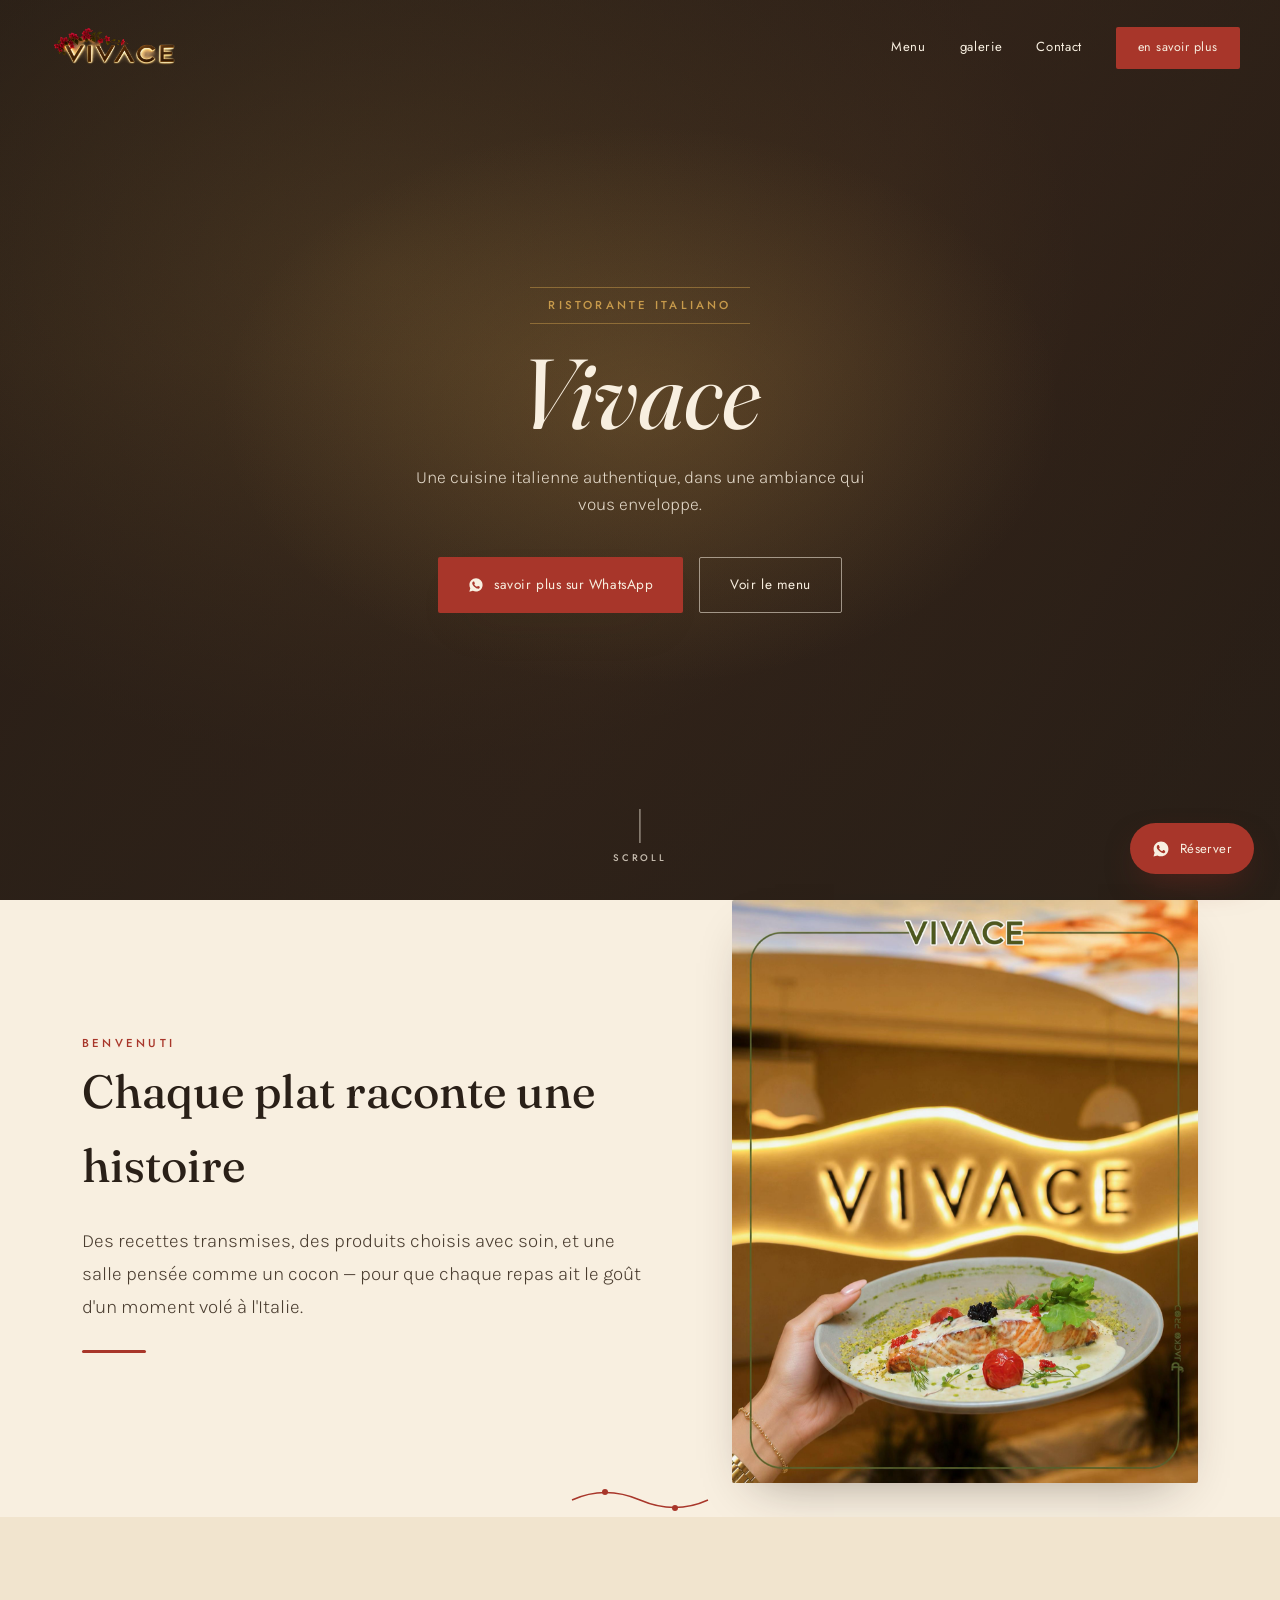
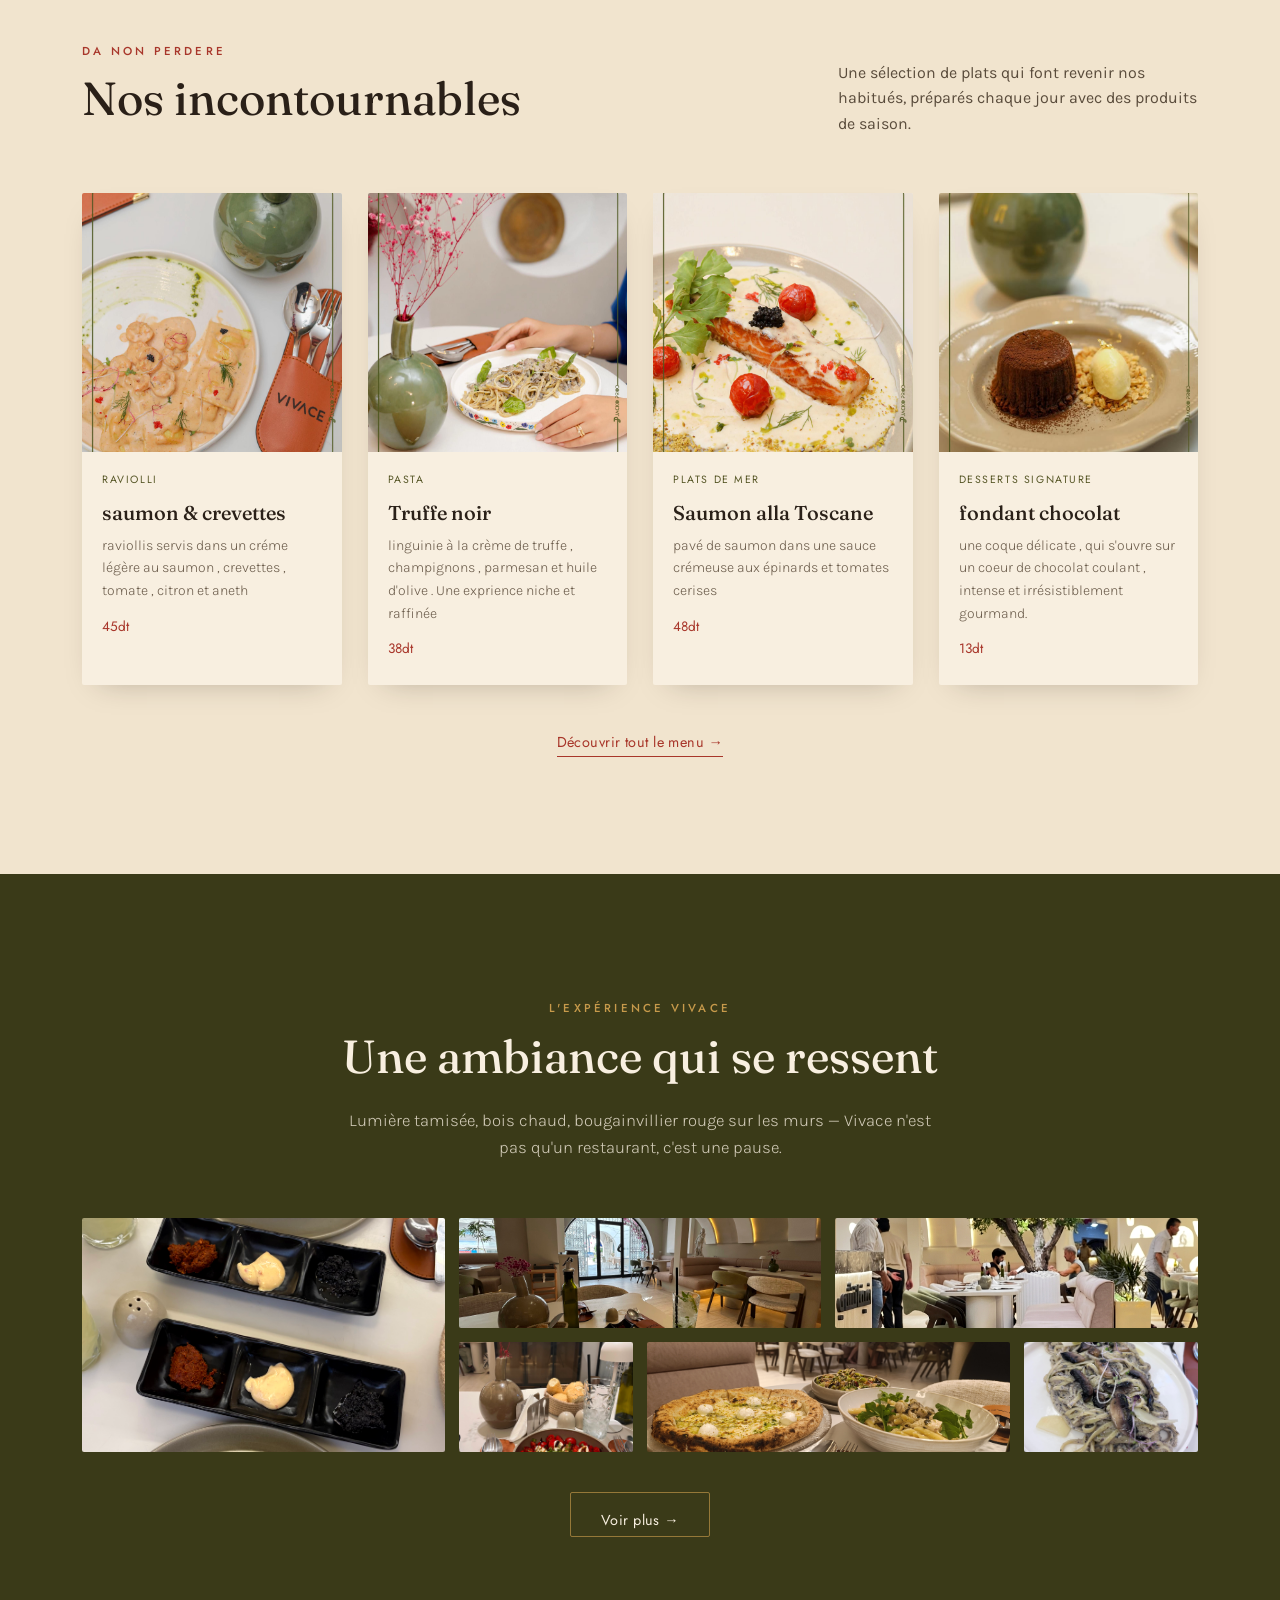
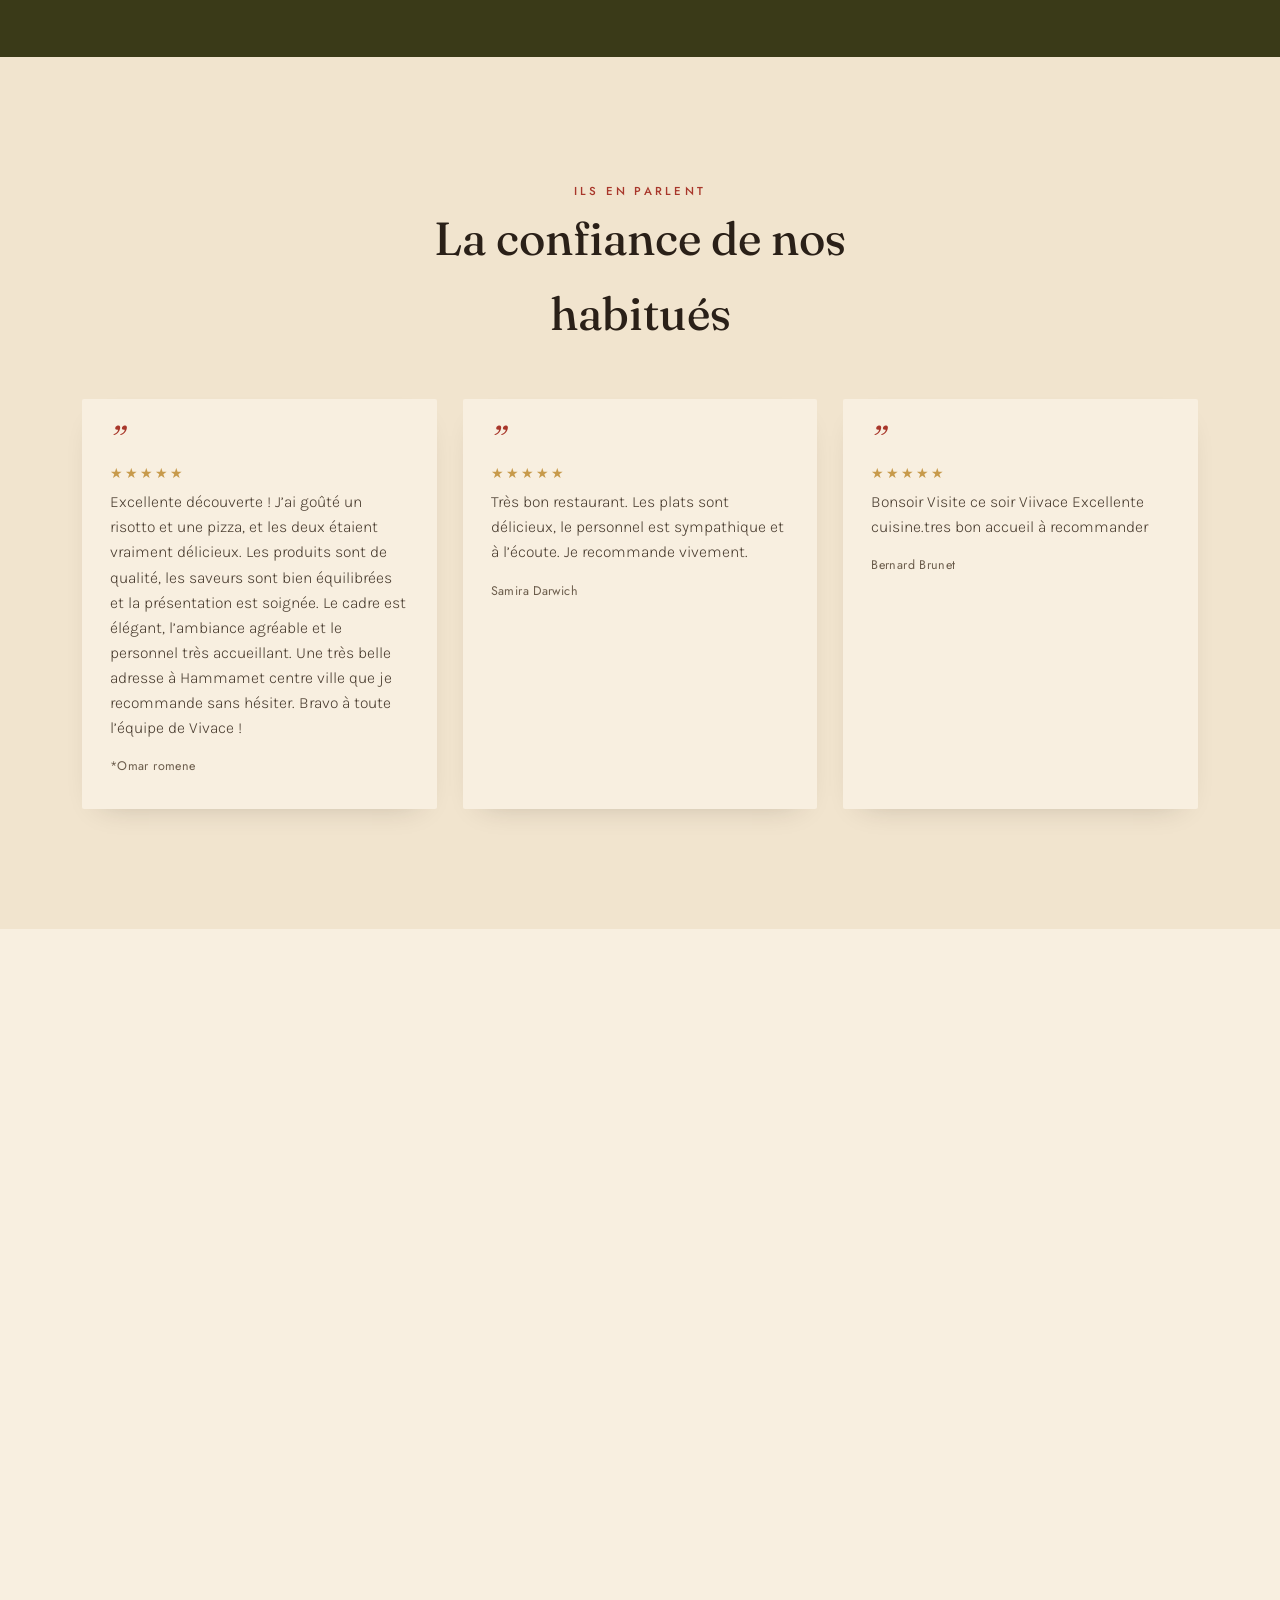
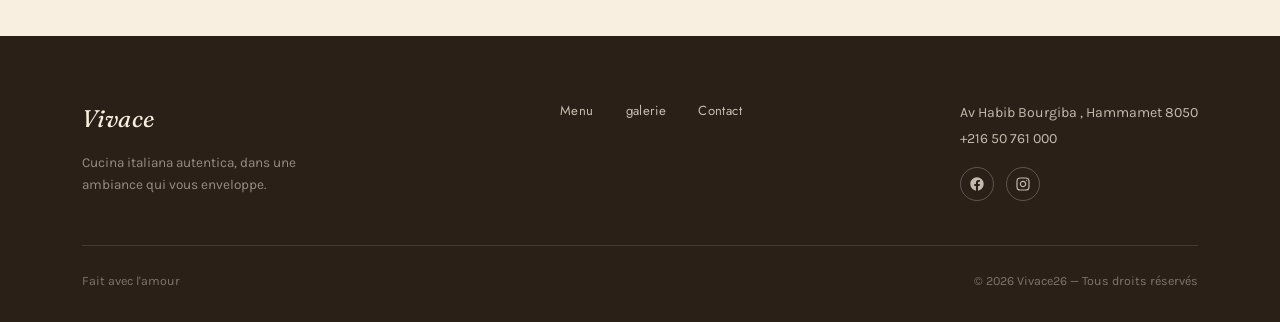
<file: index.html>
<!DOCTYPE html>
<html lang="fr">
  <head>
    <meta charset="UTF-8" />
    <meta name="viewport" content="width=device-width, initial-scale=1.0" />
    <title>Vivace — Ristorante Italiano</title>
    <link rel="preconnect" href="https://fonts.googleapis.com" />
    <link rel="preconnect" href="https://fonts.gstatic.com" crossorigin />
    <link
      href="https://fonts.googleapis.com/css2?family=Fraunces:ital,opsz,wght@0,9..144,300;0,9..144,450;0,9..144,600;1,9..144,400;1,9..144,500&family=Jost:wght@400;500&family=Karla:wght@400;500;700&display=swap"
      rel="stylesheet"
    />
    <link rel="stylesheet" href="styles.css" />
  </head>
  <body>
    <header id="siteHeader">
      <a href="#" class="logo"><img src="vivace.png" alt="Vivace" /></a>
      <nav class="links" id="navLinks">
        <a href="menu.html">Menu</a>
        <a href="galerie.html">galerie</a>
        <a href="#contact">Contact</a>
        <a
          href="https://wa.me/21650761000?text=Bonjour%2C%20je%20souhaite%20r%C3%A9server%20une%20table%20chez%20Vivace"
          class="btn nav-cta"
          >en savoir plus</a
        >
      </nav>
      <button class="burger" id="burger" aria-label="Menu">☰</button>
    </header>

    <!-- ============ HERO ============ -->
    <section class="hero" id="top">
      <div class="video-fallback"></div>
      <!-- Replace with: <video autoplay muted loop playsinline poster="pasta-poster.jpg"><source src="pasta-hero.mp4" type="video/mp4"></video> -->
      <div class="grain"></div>
      <div class="hero-overlay"></div>
      <div class="glow"></div>
      <div class="hero-content">
        <span class="eyebrow">Ristorante Italiano</span>
        <h1>Vivace</h1>
        <p>
          Une cuisine italienne authentique, dans une ambiance qui vous
          enveloppe.
        </p>
        <div class="hero-actions">
          <a
            href="https://wa.me/21650761000?text=Bonjour%2C%20je%20souhaite%20r%C3%A9server%20une%20table%20chez%20Vivace"
            class="btn btn-primary"
          >
            <svg width="16" height="16" viewBox="0 0 24 24" fill="currentColor">
              <path
                d="M12.04 2C6.58 2 2.13 6.45 2.13 11.91c0 1.75.46 3.45 1.32 4.95L2 22l5.29-1.39c1.44.79 3.06 1.2 4.71 1.2h.01c5.46 0 9.9-4.45 9.9-9.91C21.91 6.45 17.5 2 12.04 2zm5.8 14.15c-.24.68-1.4 1.31-1.94 1.39-.5.08-1.12.11-1.81-.11-.42-.13-.95-.31-1.64-.6-2.88-1.24-4.76-4.15-4.9-4.34-.14-.19-1.17-1.56-1.17-2.97 0-1.41.74-2.11 1-2.4.26-.29.57-.36.76-.36h.55c.18 0 .42-.02.65.5.24.55.82 1.94.89 2.08.07.14.11.31.02.5-.09.19-.14.31-.28.48-.14.17-.29.37-.42.5-.14.14-.28.29-.12.57.16.28.72 1.19 1.55 1.92 1.06.95 1.96 1.24 2.24 1.38.28.14.44.12.6-.07.16-.19.68-.79.86-1.06.18-.28.36-.23.6-.14.24.09 1.53.72 1.79.85.26.14.43.2.5.31.06.13.06.71-.18 1.39z"
              />
            </svg>
            savoir plus sur WhatsApp
          </a>
          <a href="menu.html" class="btn btn-outline">Voir le menu</a>
        </div>
      </div>
      <div class="scroll-cue">
        <div class="line"></div>
        <span class="eyebrow" style="font-size: 0.6rem">Scroll</span>
      </div>
    </section>

    <!-- ============ INTRO ============ -->
    <section class="wrap intro reveal" id="intro">
      <div class="intro-text">
        <span class="eyebrow kicker">Benvenuti</span>
        <h2 class="section-title">Chaque plat raconte une histoire</h2>
        <p>
          Des recettes transmises, des produits choisis avec soin, et une salle
          pensée comme un cocon — pour que chaque repas ait le goût d'un moment
          volé à l'Italie.
        </p>
        <div class="intro-rule"></div>
      </div>
      <div class="intro-photo">
        <img
          src="vivace2.png"
          alt="Salle du restaurant Vivace, ambiance chaleureuse"
        />
      </div>
    </section>

    <div class="vine-divider">
      <svg viewBox="0 0 140 34" fill="none">
        <path
          d="M2 17 Q35 2 70 17 T138 17"
          stroke="#A8362A"
          stroke-width="1.4"
        />
        <circle cx="35" cy="9" r="3" fill="#A8362A" />
        <circle cx="105" cy="25" r="3" fill="#A8362A" />
      </svg>
    </div>

    <!-- ============ SIGNATURE DISHES ============ -->
    <section class="dishes reveal" id="signature-dishes">
      <div class="wrap">
        <div class="dishes-head">
          <div>
            <span class="eyebrow kicker">Da non perdere</span>
            <h2 class="section-title">Nos incontournables</h2>
          </div>
          <p>
            Une sélection de plats qui font revenir nos habitués, préparés
            chaque jour avec des produits de saison.
          </p>
        </div>
        <div class="dish-grid">
          <div class="dish-card">
            <div class="ph"><img src="tiramiso.jpg" alt="Tiramisu" /></div>
            <div class="info">
              <span class="dish-tag">Raviolli</span>
              <h3>saumon & crevettes</h3>
              <p class="desc">
                raviollis servis dans un créme légère au saumon , crevettes ,
                tomate , citron et aneth
              </p>
              <span class="dish-price">45dt</span>
            </div>
          </div>
          <div class="dish-card">
            <div class="ph">
              <img src="makrouna.jpg" alt="Risotto aux champignons" />
            </div>
            <div class="info">
              <span class="dish-tag">Pasta</span>
              <h3>Truffe noir</h3>
              <p class="desc">
                linguinie à la crème de truffe , champignons , parmesan et huile
                d'olive . Une exprience niche et raffinée
              </p>
              <span class="dish-price">38dt</span>
            </div>
          </div>
          <div class="dish-card">
            <div class="ph"><img src="saumon.jpg" alt="saumon" /></div>
            <div class="info">
              <span class="dish-tag">Plats de Mer</span>
              <h3>Saumon alla Toscane</h3>
              <p class="desc">
                pavé de saumon dans une sauce crémeuse aux épinards et tomates
                cerises
              </p>
              <span class="dish-price">48dt</span>
            </div>
          </div>
          <div class="dish-card">
            <div class="ph"><img src="fondant.jpg" alt="fondant" /></div>
            <div class="info">
              <span class="dish-tag">Desserts signature</span>
              <h3>fondant chocolat</h3>
              <p class="desc">
                une coque délicate , qui s'ouvre sur un coeur de chocolat
                coulant , intense et irrésistiblement gourmand.
              </p>
              <span class="dish-price">13dt</span>
            </div>
          </div>
        </div>
        <div class="dishes-more">
          <a href="menu.html">Découvrir tout le menu →</a>
        </div>
      </div>
    </section>

    <!-- ============ AMBIANCE ============ -->
    <section class="ambiance reveal" id="ambiance">
      <div class="wrap">
        <div class="amb-head">
          <span class="eyebrow kicker on-dark">L'expérience Vivace</span>
          <h2 class="section-title" style="margin: 0 auto">
            Une ambiance qui se ressent
          </h2>
          <p>
            Lumière tamisée, bois chaud, bougainvillier rouge sur les murs —
            Vivace n'est pas qu'un restaurant, c'est une pause.
          </p>
        </div>
        <div class="amb-grid">
          <div class="cell c1">
            <img src="photo1.jpg" alt="Table dressée chez Vivace" />
          </div>
          <div class="cell c2">
            <img src="photo2.jpg" alt="Bougainvillier rouge" />
          </div>
          <div class="cell c3">
            <img src="photo10.png" alt="Éclairage chaleureux" />
          </div>
          <div class="cell c4">
            <img src="photo6.jpg" alt="Cuisine italienne" />
          </div>
          <div class="cell c5">
            <img src="photo3.jpg" alt="Salle chaleureuse" />
          </div>
          <div class="cell c6">
            <img src="photo5.jpg" alt="Détail décoration" />
          </div>
        </div>
        <div class="dishes-more" style="margin-top: 40px">
          <a href="galerie.html" class="btn btn-outline dark">Voir plus →</a>
        </div>
      </div>
    </section>

    <!-- ============ TESTIMONIALS ============ -->
    <section class="testimonials reveal">
      <div class="wrap">
        <div class="amb-head" style="margin-bottom: 48px">
          <span class="eyebrow kicker">Ils en parlent</span>
          <h2 class="section-title" style="margin: 0 auto; color: var(--encre)">
            La confiance de nos habitués
          </h2>
        </div>
        <div class="t-grid">
          <div class="t-card">
            <span class="mark">”</span>
            <div class="t-stars">★★★★★</div>
            <p>
              Excellente découverte ! J’ai goûté un risotto et une pizza, et les deux étaient vraiment délicieux. Les produits sont de qualité, les saveurs sont bien équilibrées et la présentation est soignée. Le cadre est élégant, l’ambiance agréable et le personnel très accueillant. Une très belle adresse à Hammamet centre ville que je recommande sans hésiter. Bravo à toute l’équipe de Vivace !
            </p>
            <div class="t-name">*Omar romene</div>
          </div>
          <div class="t-card">
            <span class="mark">”</span>
            <div class="t-stars">★★★★★</div>
            <p>
              Très bon restaurant. Les plats sont délicieux, le personnel est sympathique et à l’écoute. Je recommande vivement.
            </p>
            <div class="t-name">Samira Darwich</div>
          </div>
          <div class="t-card">
            <span class="mark">”</span>
            <div class="t-stars">★★★★★</div>
            <p>
              Bonsoir
              Visite ce soir Viivace
              Excellente cuisine.tres  bon accueil à recommander
            </p>
            <div class="t-name">Bernard Brunet</div>
          </div>
        </div>
      </div>
    </section>

    <!-- ============ LOCATION / FINAL CTA ============ -->
    <section class="location reveal" id="contact">
      <div class="wrap loc-grid">
        <div class="loc-map">
          <a
            href="https://maps.app.goo.gl/rcdYyapdrvYCoYND6"
            target="_blank"
            rel="noopener"
          >
            <img src="map.png" alt="Localisation du restaurant Vivace sur Google Maps" />
          </a>
        </div>
        <div>
          <span class="eyebrow" style="color: var(--or)"
            >Venez nous rencontrer</span
          >
          <h2
            class="section-title"
            style="color: var(--creme); margin-top: 14px"
          >
            On vous garde une table ce soir ?
          </h2>
          <p class="loc-addr" style="margin-top: 20px">
            Av Habib Bourgiba , Hammamet 8050
          </p>
          <div class="hours-list">
            <div></div>
            <div></div>
            <div></div>
          </div>
          <div class="foot-social" style="margin-bottom: 26px">
            <a href="https://www.facebook.com/profile.php?id=61591700709214&sk=about" target="_blank" rel="noopener" aria-label="Vivace sur Facebook">
              <svg viewBox="0 0 24 24" fill="currentColor"><path d="M22 12.06C22 6.51 17.52 2 12 2S2 6.51 2 12.06c0 5 3.66 9.15 8.44 9.94v-7.03H7.9v-2.91h2.54V9.85c0-2.5 1.49-3.89 3.77-3.89 1.09 0 2.23.2 2.23.2v2.46h-1.26c-1.24 0-1.63.77-1.63 1.56v1.88h2.78l-.44 2.91h-2.34V22c4.78-.79 8.44-4.94 8.44-9.94z"/></svg>
            </a>
            <a href="https://www.instagram.com/vivace_26?igsi=MW9xc2ZxYXVmOWd2ag%3D%3D" target="_blank" rel="noopener" aria-label="Vivace sur Instagram">
              <svg viewBox="0 0 24 24" fill="none" stroke="currentColor" stroke-width="1.8" stroke-linecap="round" stroke-linejoin="round"><rect x="3" y="3" width="18" height="18" rx="5" ry="5"></rect><path d="M16 11.37A4 4 0 1 1 12.63 8 4 4 0 0 1 16 11.37z"></path><line x1="17.5" y1="6.5" x2="17.51" y2="6.5"></line></svg>
            </a>
          </div>
          <a
            href="https://wa.me/21650761000?text=Bonjour%2C%20je%20souhaite%20r%C3%A9server%20une%20table%20chez%20Vivace"
            class="btn btn-primary"
            >Réserver sur WhatsApp</a
          >
        </div>
      </div>
    </section>

    <!-- ============ FOOTER ============ -->
    <footer>
      <div class="wrap">
        <div class="foot-top">
          <div>
            <a href="#" class="logo">Vivace</a>
            <p
              style="
                margin-top: 14px;
                max-width: 260px;
                font-size: 0.85rem;
                opacity: 0.7;
              "
            >
              Cucina italiana autentica, dans une ambiance qui vous enveloppe.
            </p>
          </div>
          <nav class="foot-nav">
            <a href="menu.html">Menu</a>
            <a href="galerie.html">galerie</a>
            <a href="#contact">Contact</a>
          </nav>
          <div class="foot-contact">
            Av Habib Bourgiba , Hammamet 8050 <br />
            +216 50 761 000<br />
            <div class="foot-social">
              <a href="https://www.facebook.com/profile.php?id=61591700709214&sk=about" target="_blank" rel="noopener" aria-label="Vivace sur Facebook">
                <svg viewBox="0 0 24 24" fill="currentColor"><path d="M22 12.06C22 6.51 17.52 2 12 2S2 6.51 2 12.06c0 5 3.66 9.15 8.44 9.94v-7.03H7.9v-2.91h2.54V9.85c0-2.5 1.49-3.89 3.77-3.89 1.09 0 2.23.2 2.23.2v2.46h-1.26c-1.24 0-1.63.77-1.63 1.56v1.88h2.78l-.44 2.91h-2.34V22c4.78-.79 8.44-4.94 8.44-9.94z"/></svg>
              </a>
              <a href="https://www.instagram.com/vivace_26?igsi=MW9xc2ZxYXVmOWd2ag%3D%3D" target="_blank" rel="noopener" aria-label="Vivace sur Instagram">
                <svg viewBox="0 0 24 24" fill="none" stroke="currentColor" stroke-width="1.8" stroke-linecap="round" stroke-linejoin="round"><rect x="3" y="3" width="18" height="18" rx="5" ry="5"></rect><path d="M16 11.37A4 4 0 1 1 12.63 8 4 4 0 0 1 16 11.37z"></path><line x1="17.5" y1="6.5" x2="17.51" y2="6.5"></line></svg>
              </a>
            </div>
          </div>
        </div>
        <div class="foot-bottom">
          <span>Fait avec l'amour</span>
          <span>© 2026 Vivace26 — Tous droits réservés</span>
        </div>
      </div>
    </footer>

    <!-- ============ STICKY WHATSAPP ============ -->
    <a
      href="https://wa.me/21650761000?text=Bonjour%2C%20je%20souhaite%20r%C3%A9server%20une%20table%20chez%20Vivace"
      class="wa-float"
      target="_blank"
    >
      <svg viewBox="0 0 24 24" fill="currentColor">
        <path
          d="M12.04 2C6.58 2 2.13 6.45 2.13 11.91c0 1.75.46 3.45 1.32 4.95L2 22l5.29-1.39c1.44.79 3.06 1.2 4.71 1.2h.01c5.46 0 9.9-4.45 9.9-9.91C21.91 6.45 17.5 2 12.04 2zm5.8 14.15c-.24.68-1.4 1.31-1.94 1.39-.5.08-1.12.11-1.81-.11-.42-.13-.95-.31-1.64-.6-2.88-1.24-4.76-4.15-4.9-4.34-.14-.19-1.17-1.56-1.17-2.97 0-1.41.74-2.11 1-2.4.26-.29.57-.36.76-.36h.55c.18 0 .42-.02.65.5.24.55.82 1.94.89 2.08.07.14.11.31.02.5-.09.19-.14.31-.28.48-.14.17-.29.37-.42.5-.14.14-.28.29-.12.57.16.28.72 1.19 1.55 1.92 1.06.95 1.96 1.24 2.24 1.38.28.14.44.12.6-.07.16-.19.68-.79.86-1.06.18-.28.36-.23.6-.14.24.09 1.53.72 1.79.85.26.14.43.2.5.31.06.13.06.71-.18 1.39z"
        />
      </svg>
      Réserver
    </a>

    <script>
      // Header background on scroll
      const header = document.getElementById("siteHeader");
      window.addEventListener("scroll", () => {
        header.classList.toggle("scrolled", window.scrollY > 60);
      });

      // Mobile nav toggle
      const burger = document.getElementById("burger");
      const navLinks = document.getElementById("navLinks");
      burger.addEventListener("click", () => navLinks.classList.toggle("open"));
      navLinks
        .querySelectorAll("a")
        .forEach((a) =>
          a.addEventListener("click", () => navLinks.classList.remove("open"))
        );

      // Scroll reveal
      const revealEls = document.querySelectorAll(".reveal");
      const io = new IntersectionObserver(
        (entries) => {
          entries.forEach((e) => {
            if (e.isIntersecting) e.target.classList.add("in");
          });
        },
        { threshold: 0.15 }
      );
      revealEls.forEach((el) => io.observe(el));
    </script>
  </body>
</html>
</file>
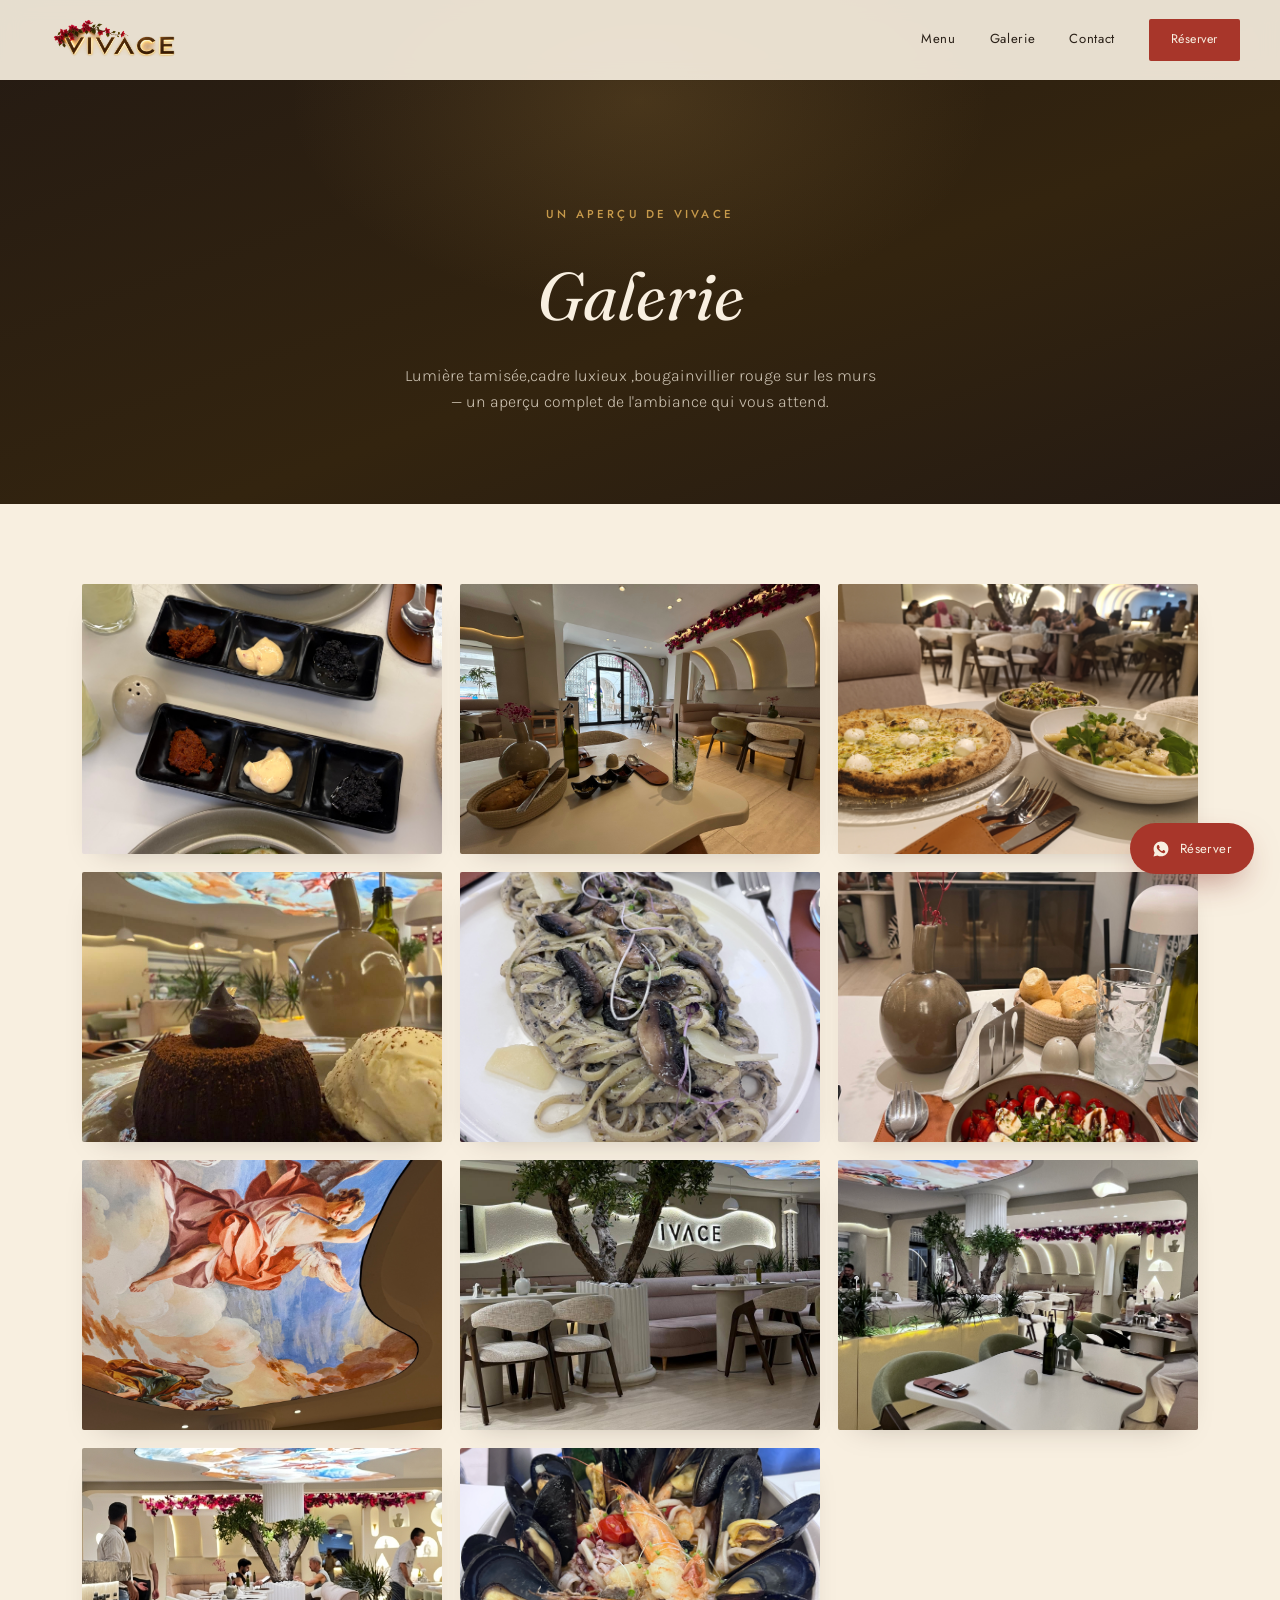
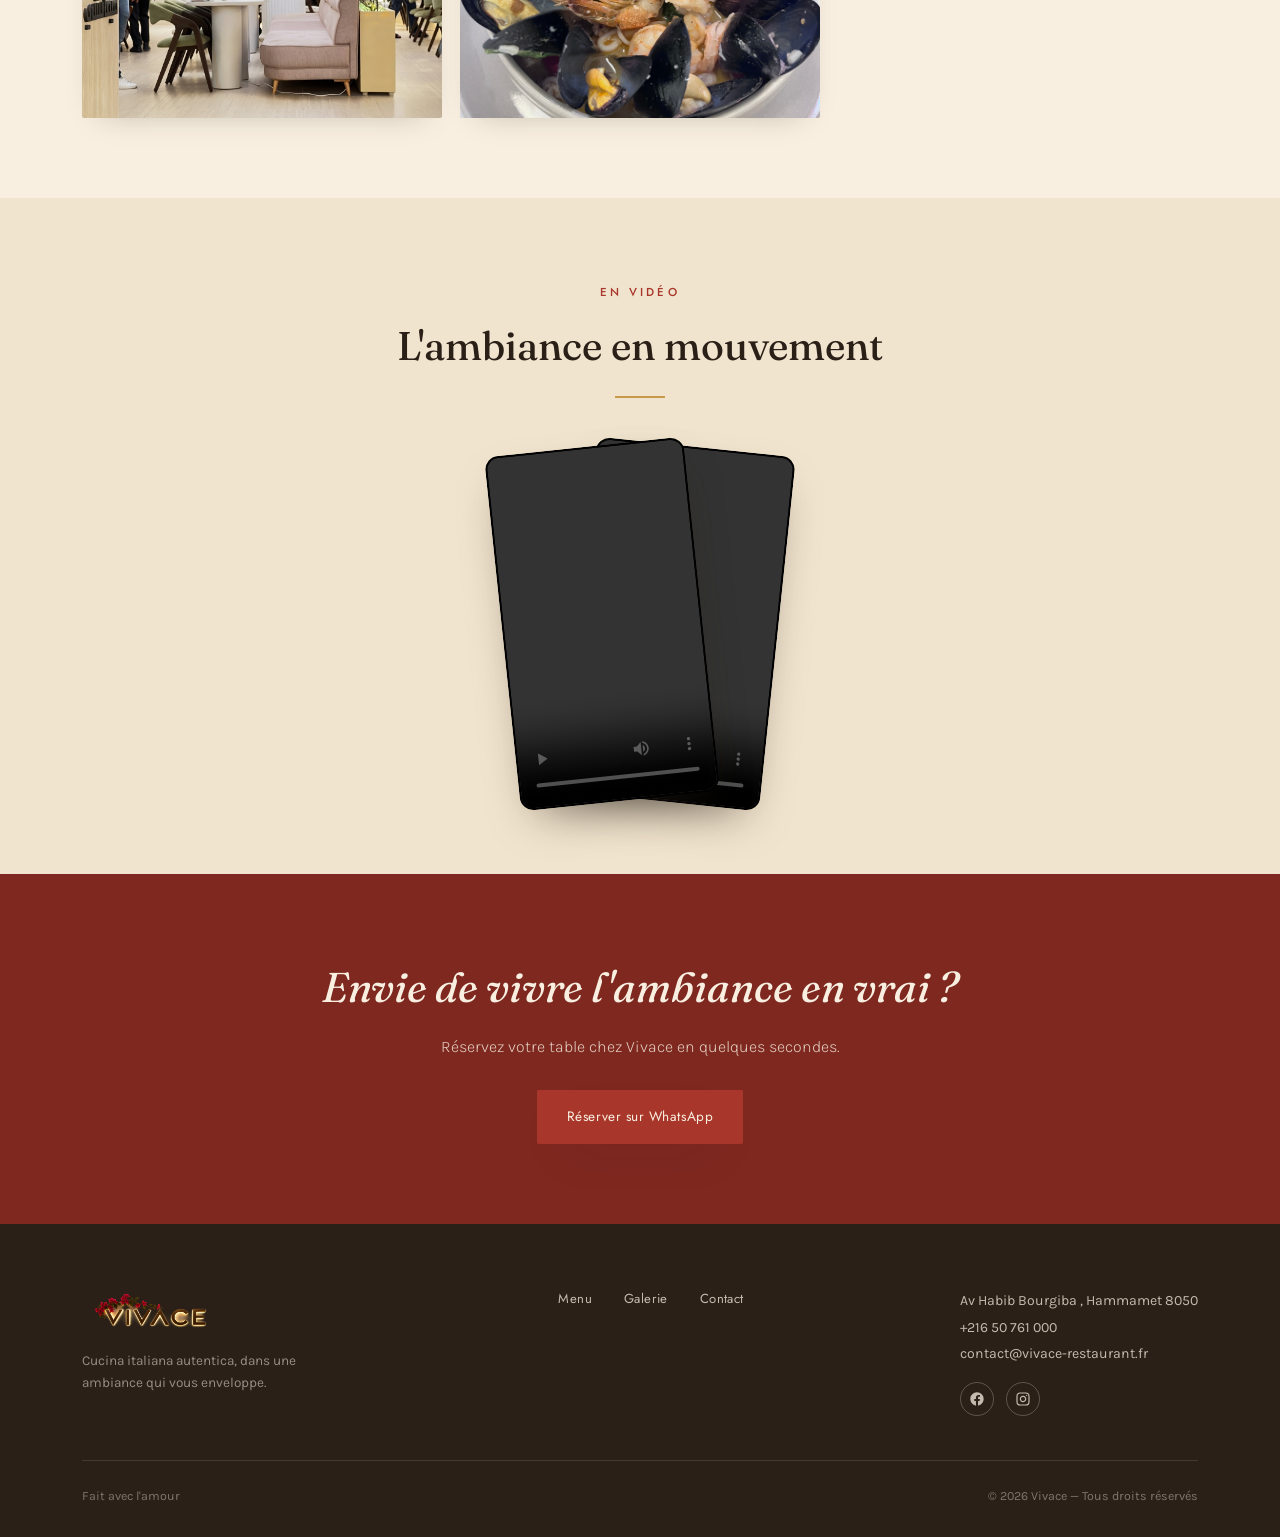
<file: galerie.html>
<!DOCTYPE html>
<html lang="fr">
<head>
<meta charset="UTF-8">
<meta name="viewport" content="width=device-width, initial-scale=1.0">
<title>Galerie — Vivace | Ristorante Italiano</title>
<link rel="preconnect" href="https://fonts.googleapis.com">
<link rel="preconnect" href="https://fonts.gstatic.com" crossorigin>
<link href="https://fonts.googleapis.com/css2?family=Fraunces:ital,opsz,wght@0,9..144,300;0,9..144,450;0,9..144,600;1,9..144,400;1,9..144,500&family=Jost:wght@400;500&family=Karla:wght@400;500;700&display=swap" rel="stylesheet">
<link rel="stylesheet" href="styles.css">
</head>
<body>

<header id="siteHeader" class="scrolled">
  <a href="index.html" class="logo"><img src="vivace.png" alt="Vivace"></a>
  <nav class="links" id="navLinks">
    <a href="menu.html">Menu</a>
    <a href="index.html#galerie">Galerie</a>
    <a href="index.html#contact">Contact</a>
    <a href="https://wa.me/21650761000?text=Bonjour%2C%20je%20souhaite%20r%C3%A9server%20une%20table%20chez%20Vivace" class="btn nav-cta">Réserver</a>
  </nav>
  <button class="burger" id="burger" aria-label="Menu">☰</button>
</header>

<!-- ============ PAGE BANNER ============ -->
<section class="page-banner">
  <div class="wrap">
    <span class="eyebrow">Un aperçu de Vivace</span>
    <h1>Galerie</h1>
    <p>Lumière tamisée,cadre luxieux ,bougainvillier rouge sur les murs — un aperçu complet de l'ambiance qui vous attend.</p>
  </div>
</section>

<!-- ============ FULL GALLERY ============ -->
<section class="menu-section">
  <div class="wrap">
    <div class="full-gallery">
      <div class="g-item"><img src="photo1.jpg" alt="Table dressée chez Vivace"></div>
      <div class="g-item"><img src="photo2.jpg" alt="Bougainvillier rouge"></div>
      <div class="g-item"><img src="photo3.jpg" alt="Éclairage chaleureux"></div>
      <div class="g-item"><img src="photo4.jpg" alt="Cuisine italienne"></div>
      <div class="g-item"><img src="photo5.jpg" alt="Salle chaleureuse"></div>
      <div class="g-item"><img src="photo6.jpg" alt="Détail décoration"></div>
      <div class="g-item"><img src="photo7.jpg" alt="Ambiance soirée"></div>
      <div class="g-item"><img src="photo8.jpg" alt="Table en terrasse"></div>
      <div class="g-item"><img src="photo9.jpg" alt="Détail bar"></div>
      <div class="g-item"><img src="photo10.png" alt="Assiette dressée"></div>
      <div class="g-item"><img src="photo12.jpg" alt="Verre de vin"></div>
    </div>
  </div>
</section>

<!-- ============ VIDEOS ============ -->
<section class="menu-section" style="background:var(--creme-soft);">
  <div class="wrap">
    <div class="menu-section-head">
      <span class="eyebrow">En vidéo</span>
      <h2 class="serif">L'ambiance en mouvement</h2>
      <div class="divider"></div>
    </div>
    <div class="video-grid">
      <div class="video-card">
        <video src="video1.mp4" controls playsinline></video>
      </div>
      <div class="video-card">
        <video src="video2.mp4" controls playsinline></video>
      </div>
    </div>
  </div>
</section>

<!-- ============ CTA BAND ============ -->
<section class="menu-cta-band">
  <div class="wrap">
    <h2>Envie de vivre l'ambiance en vrai ?</h2>
    <p>Réservez votre table chez Vivace en quelques secondes.</p>
    <a href="https://wa.me/21650761000?text=Bonjour%2C%20je%20souhaite%20r%C3%A9server%20une%20table%20chez%20Vivace" class="btn btn-primary">Réserver sur WhatsApp</a>
  </div>
</section>

<!-- ============ FOOTER ============ -->
<footer>
  <div class="wrap">
    <div class="foot-top">
      <div>
        <a href="index.html" class="logo"><img src="vivace.png" alt="Vivace"></a>
        <p style="margin-top:14px; max-width:260px; font-size:0.85rem; opacity:0.7;">Cucina italiana autentica, dans une ambiance qui vous enveloppe.</p>
      </div>
      <nav class="foot-nav">
        <a href="menu.html">Menu</a>
        <a href="index.html#galerie">Galerie</a>
        <a href="index.html#contact">Contact</a>
      </nav>
      <div class="foot-contact">
        Av Habib Bourgiba , Hammamet 8050<br>
        +216 50 761 000<br>
        contact@vivace-restaurant.fr
        <div class="foot-social">
          <a href="https://www.facebook.com/profile.php?id=61591700709214&sk=about" target="_blank" rel="noopener" aria-label="Vivace sur Facebook">
            <svg viewBox="0 0 24 24" fill="currentColor"><path d="M22 12.06C22 6.51 17.52 2 12 2S2 6.51 2 12.06c0 5 3.66 9.15 8.44 9.94v-7.03H7.9v-2.91h2.54V9.85c0-2.5 1.49-3.89 3.77-3.89 1.09 0 2.23.2 2.23.2v2.46h-1.26c-1.24 0-1.63.77-1.63 1.56v1.88h2.78l-.44 2.91h-2.34V22c4.78-.79 8.44-4.94 8.44-9.94z"/></svg>
          </a>
          <a href="https://www.instagram.com/vivace_26?igsi=MW9xc2ZxYXVmOWd2ag%3D%3D" target="_blank" rel="noopener" aria-label="Vivace sur Instagram">
            <svg viewBox="0 0 24 24" fill="none" stroke="currentColor" stroke-width="1.8" stroke-linecap="round" stroke-linejoin="round"><rect x="3" y="3" width="18" height="18" rx="5" ry="5"></rect><path d="M16 11.37A4 4 0 1 1 12.63 8 4 4 0 0 1 16 11.37z"></path><line x1="17.5" y1="6.5" x2="17.51" y2="6.5"></line></svg>
          </a>
        </div>
      </div>
    </div>
    <div class="foot-bottom">
      <span>Fait avec l'amour</span>
      <span>© 2026 Vivace — Tous droits réservés</span>
    </div>
  </div>
</footer>

<!-- ============ STICKY WHATSAPP ============ -->
<a href="https://wa.me/21650761000?text=Bonjour%2C%20je%20souhaite%20r%C3%A9server%20une%20table%20chez%20Vivace" class="wa-float" target="_blank">
  <svg viewBox="0 0 24 24" fill="currentColor"><path d="M12.04 2C6.58 2 2.13 6.45 2.13 11.91c0 1.75.46 3.45 1.32 4.95L2 22l5.29-1.39c1.44.79 3.06 1.2 4.71 1.2h.01c5.46 0 9.9-4.45 9.9-9.91C21.91 6.45 17.5 2 12.04 2zm5.8 14.15c-.24.68-1.4 1.31-1.94 1.39-.5.08-1.12.11-1.81-.11-.42-.13-.95-.31-1.64-.6-2.88-1.24-4.76-4.15-4.9-4.34-.14-.19-1.17-1.56-1.17-2.97 0-1.41.74-2.11 1-2.4.26-.29.57-.36.76-.36h.55c.18 0 .42-.02.65.5.24.55.82 1.94.89 2.08.07.14.11.31.02.5-.09.19-.14.31-.28.48-.14.17-.29.37-.42.5-.14.14-.28.29-.12.57.16.28.72 1.19 1.55 1.92 1.06.95 1.96 1.24 2.24 1.38.28.14.44.12.6-.07.16-.19.68-.79.86-1.06.18-.28.36-.23.6-.14.24.09 1.53.72 1.79.85.26.14.43.2.5.31.06.13.06.71-.18 1.39z"/></svg>
  Réserver
</a>

<script>
  const burger = document.getElementById('burger');
  const navLinks = document.getElementById('navLinks');
  burger.addEventListener('click', () => navLinks.classList.toggle('open'));
  navLinks.querySelectorAll('a').forEach(a => a.addEventListener('click', () => navLinks.classList.remove('open')));
</script>

</body>
</html>
</file>
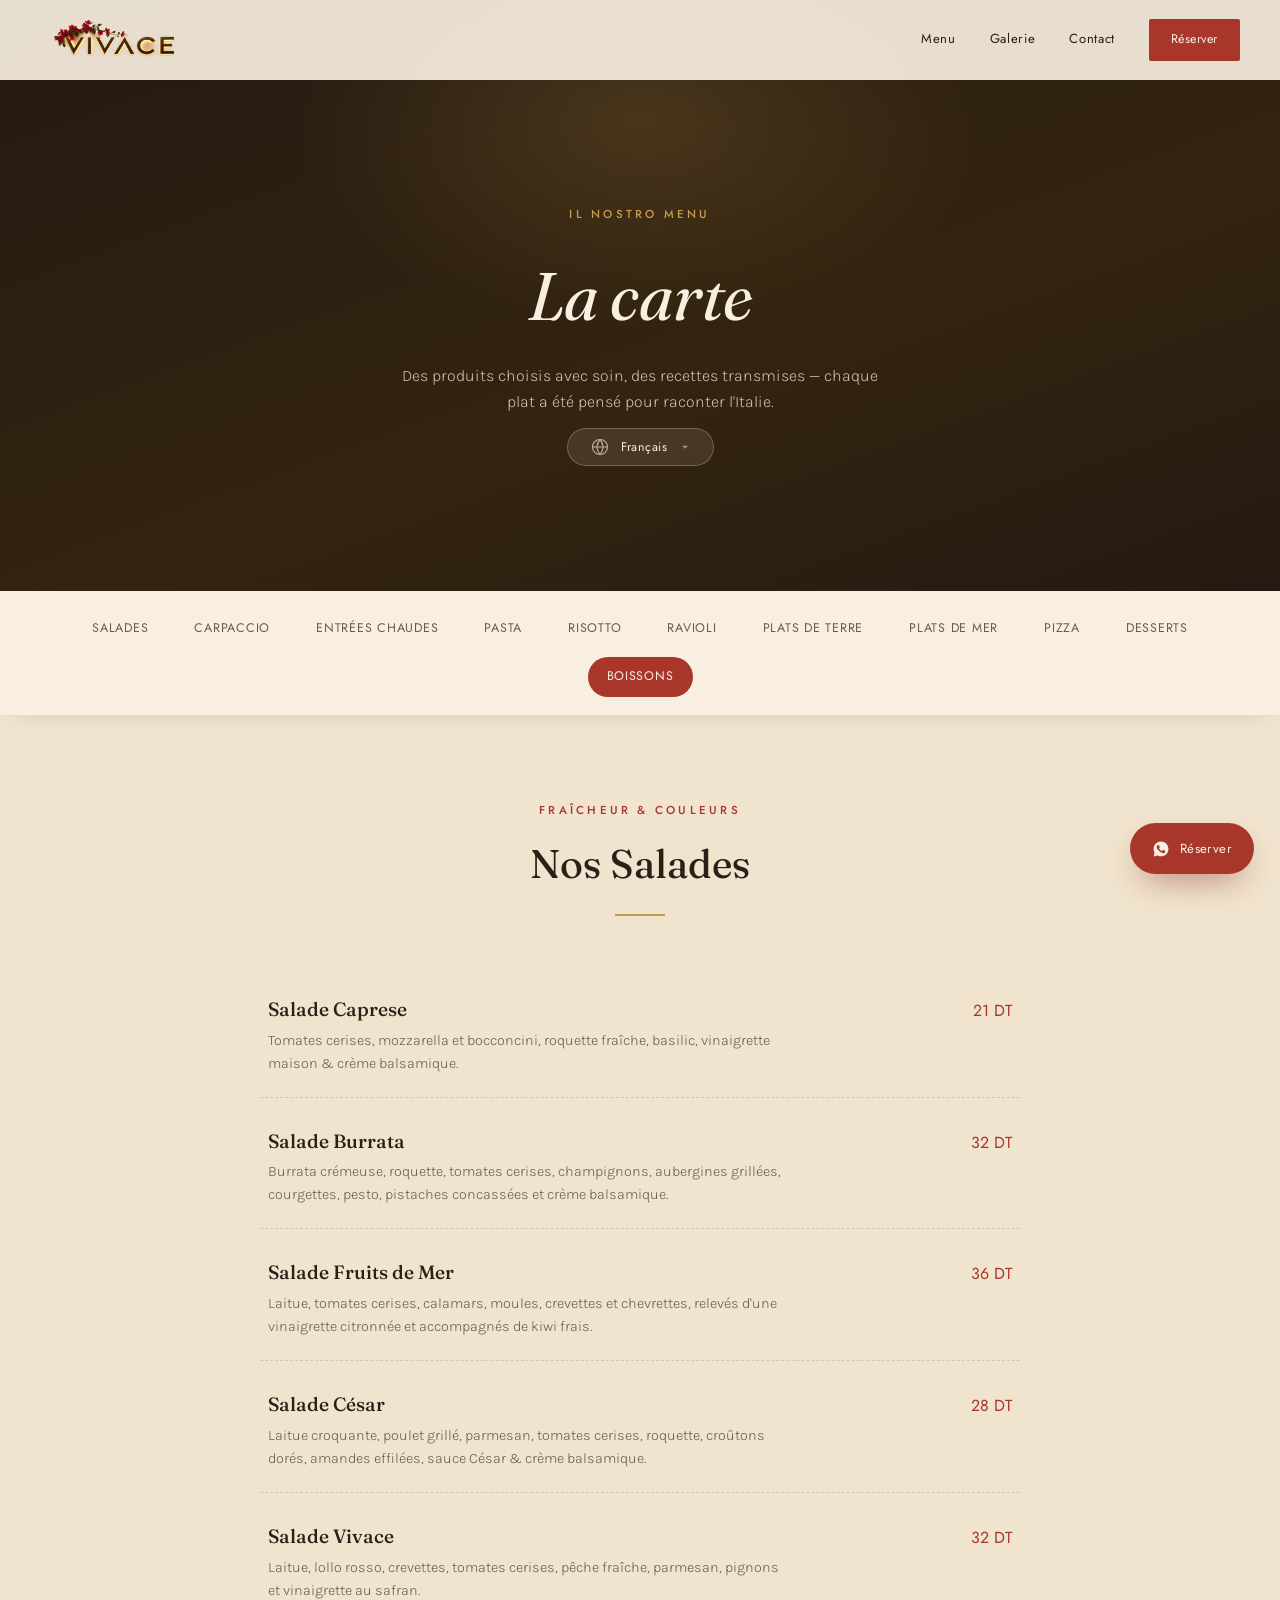
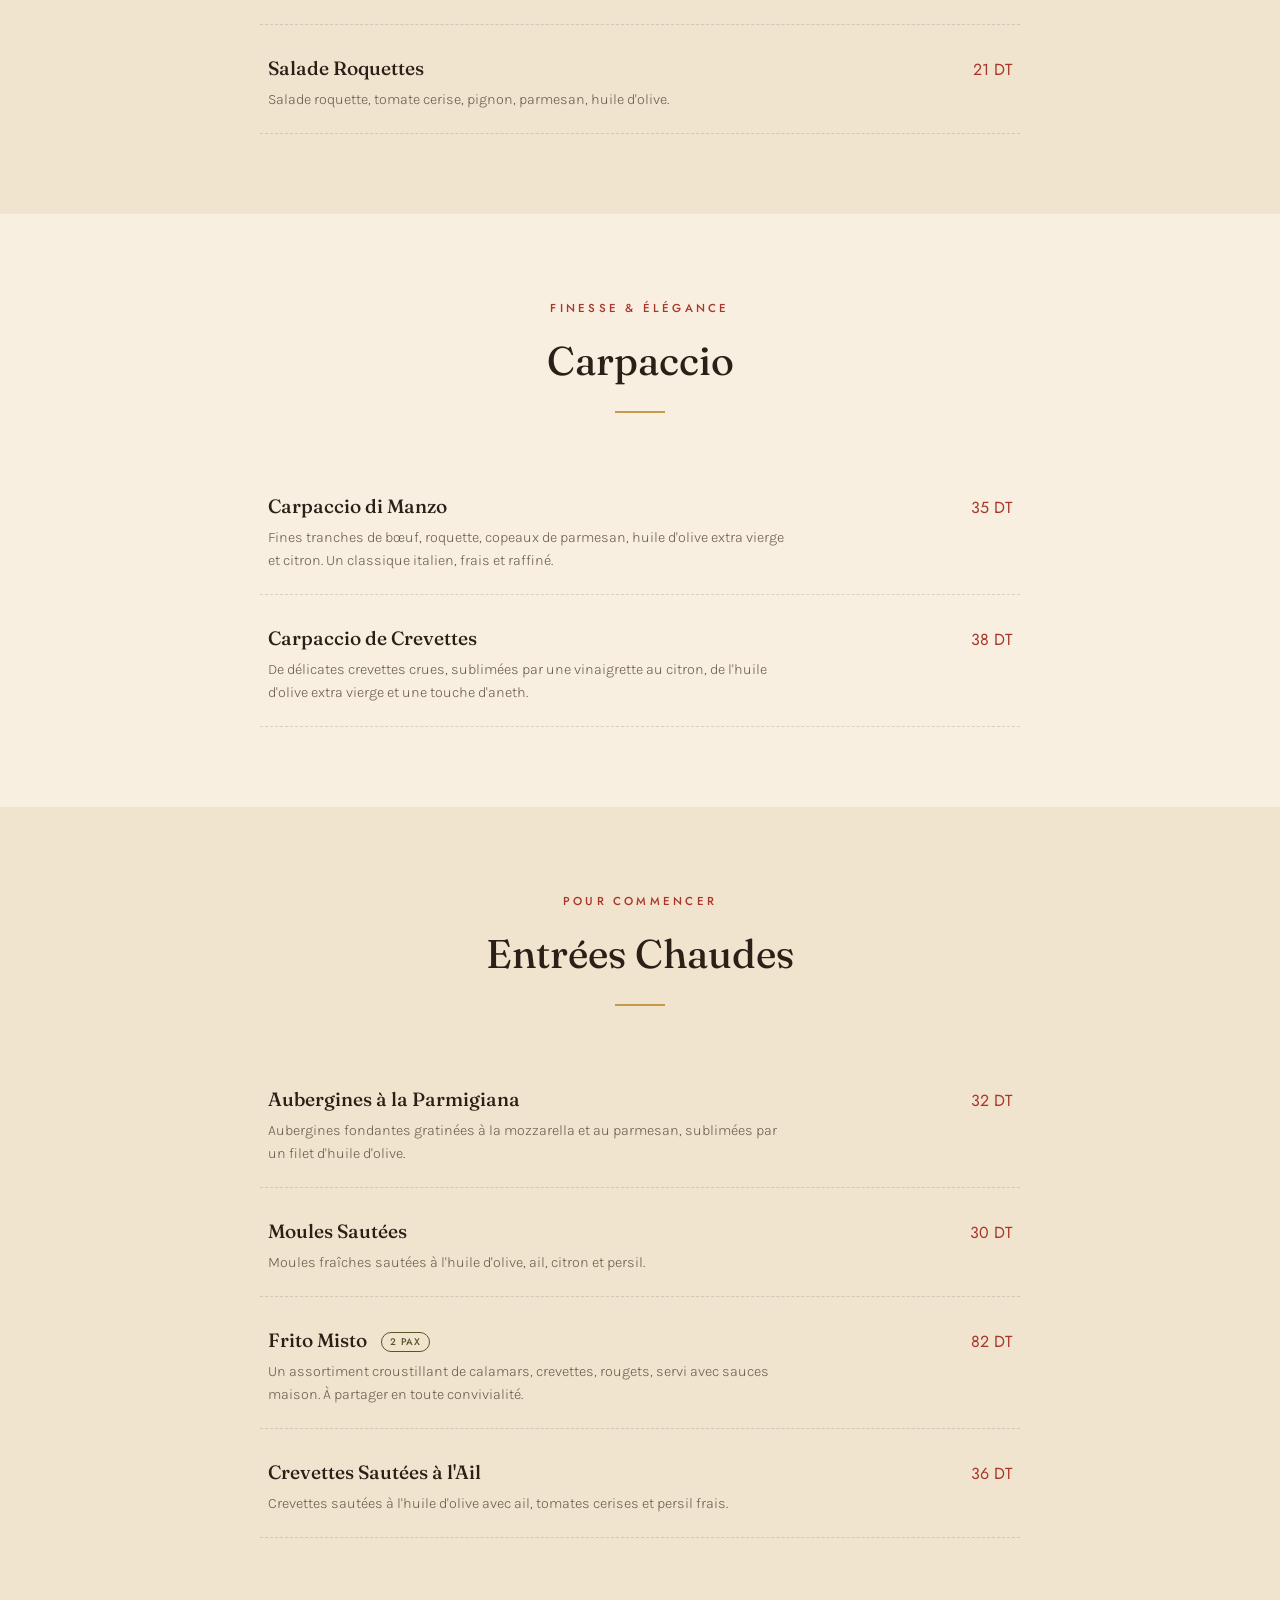
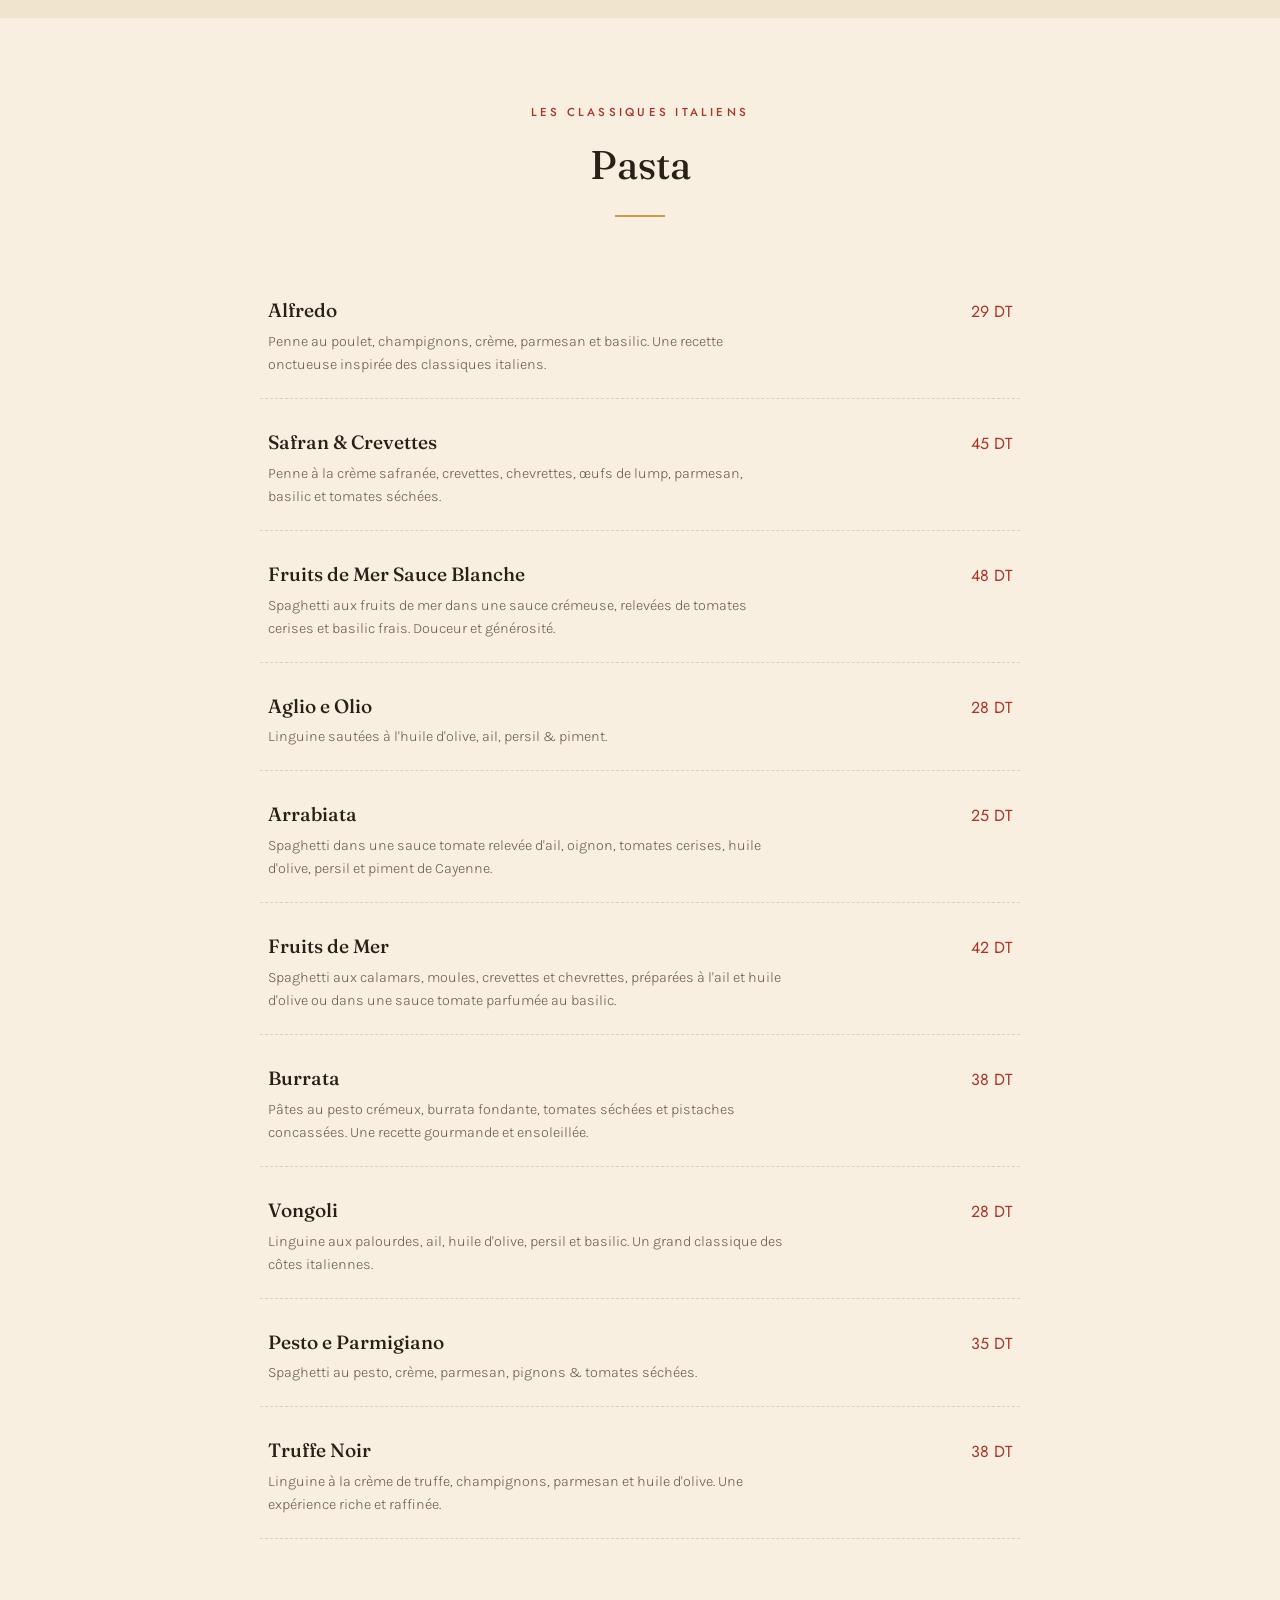
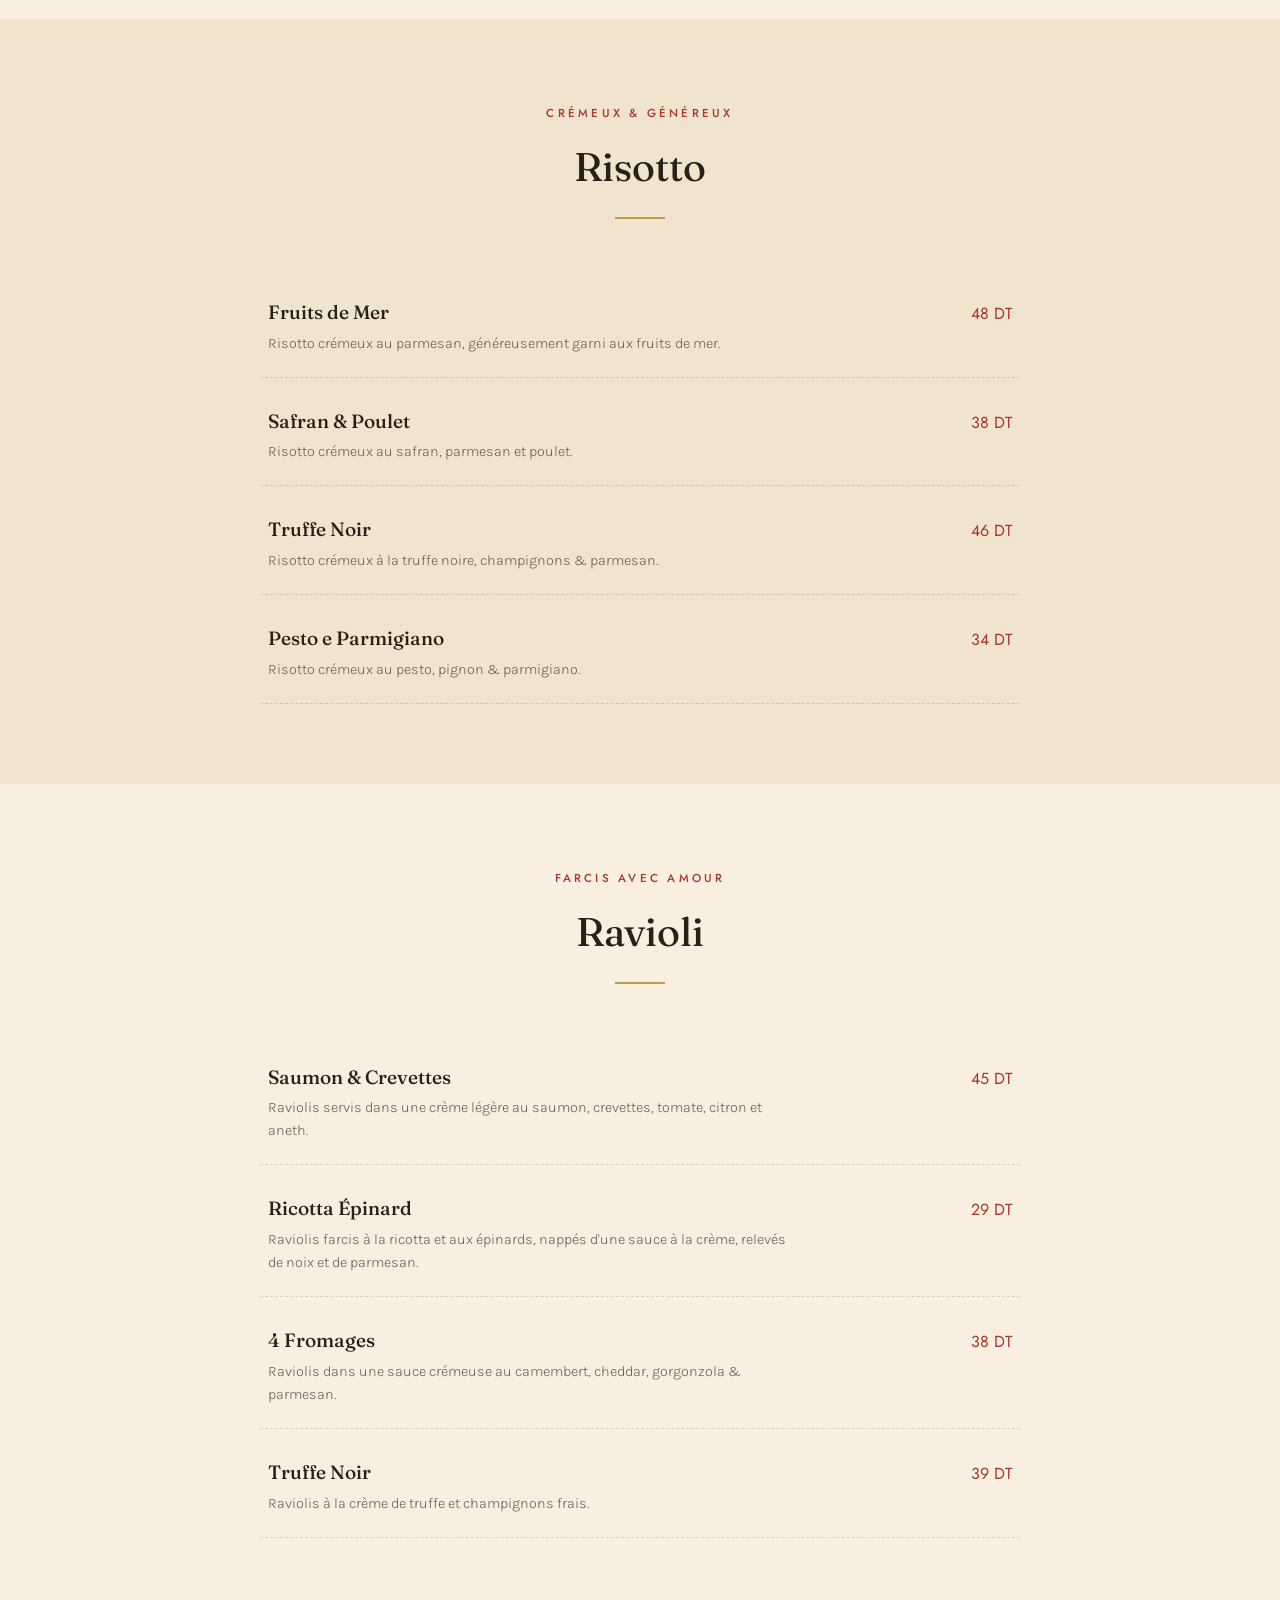
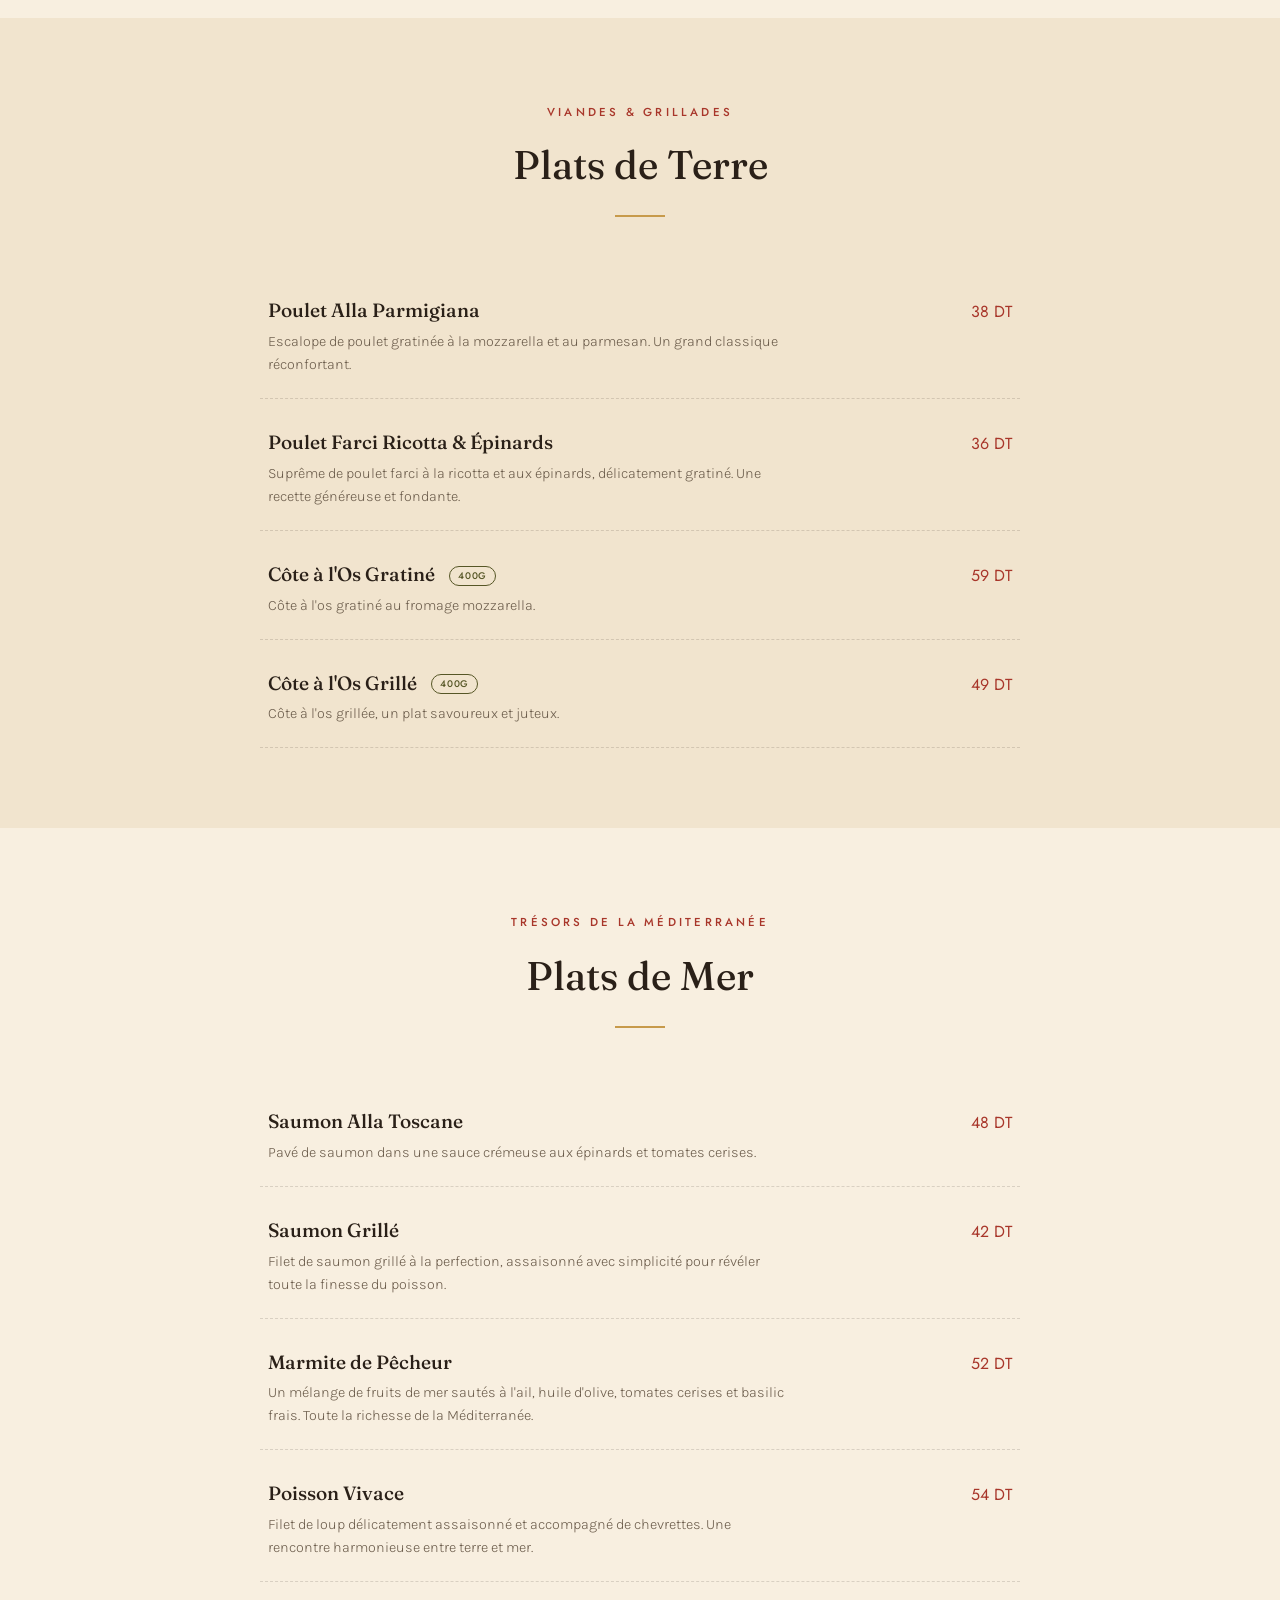
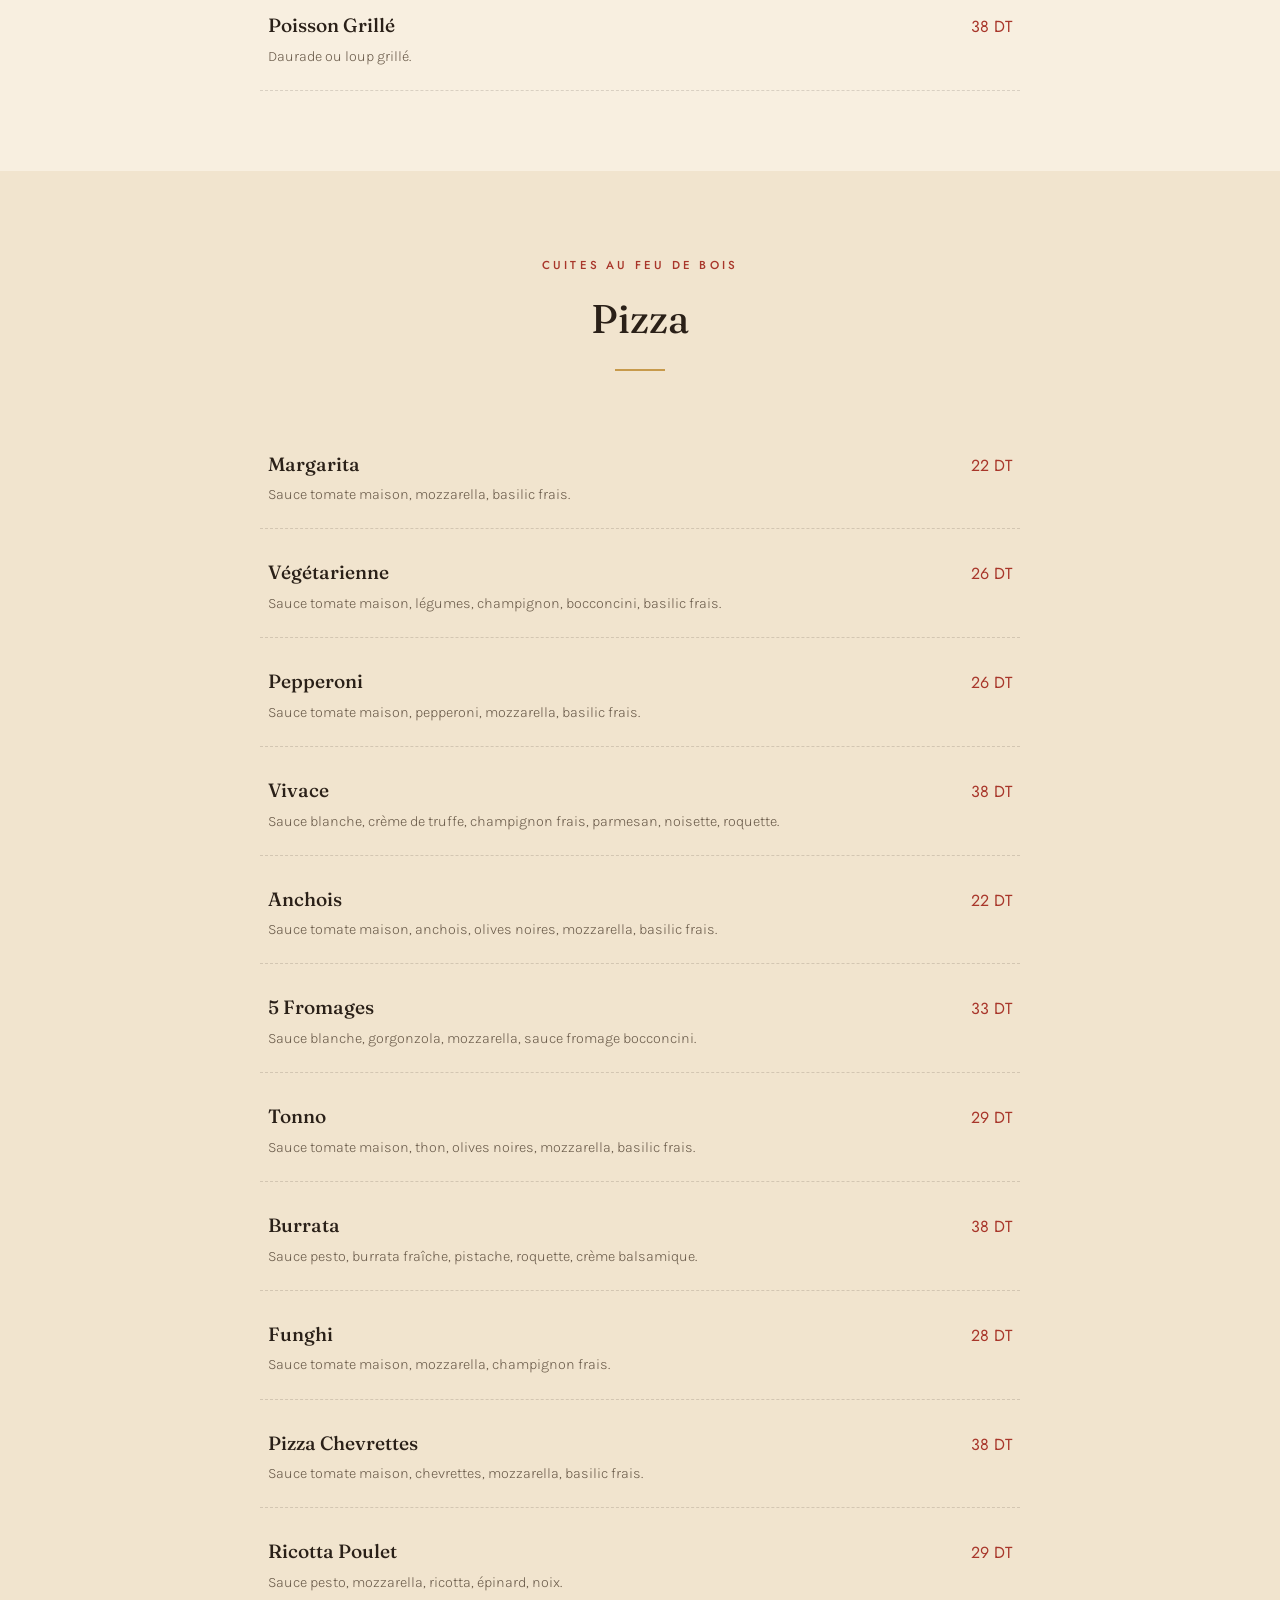
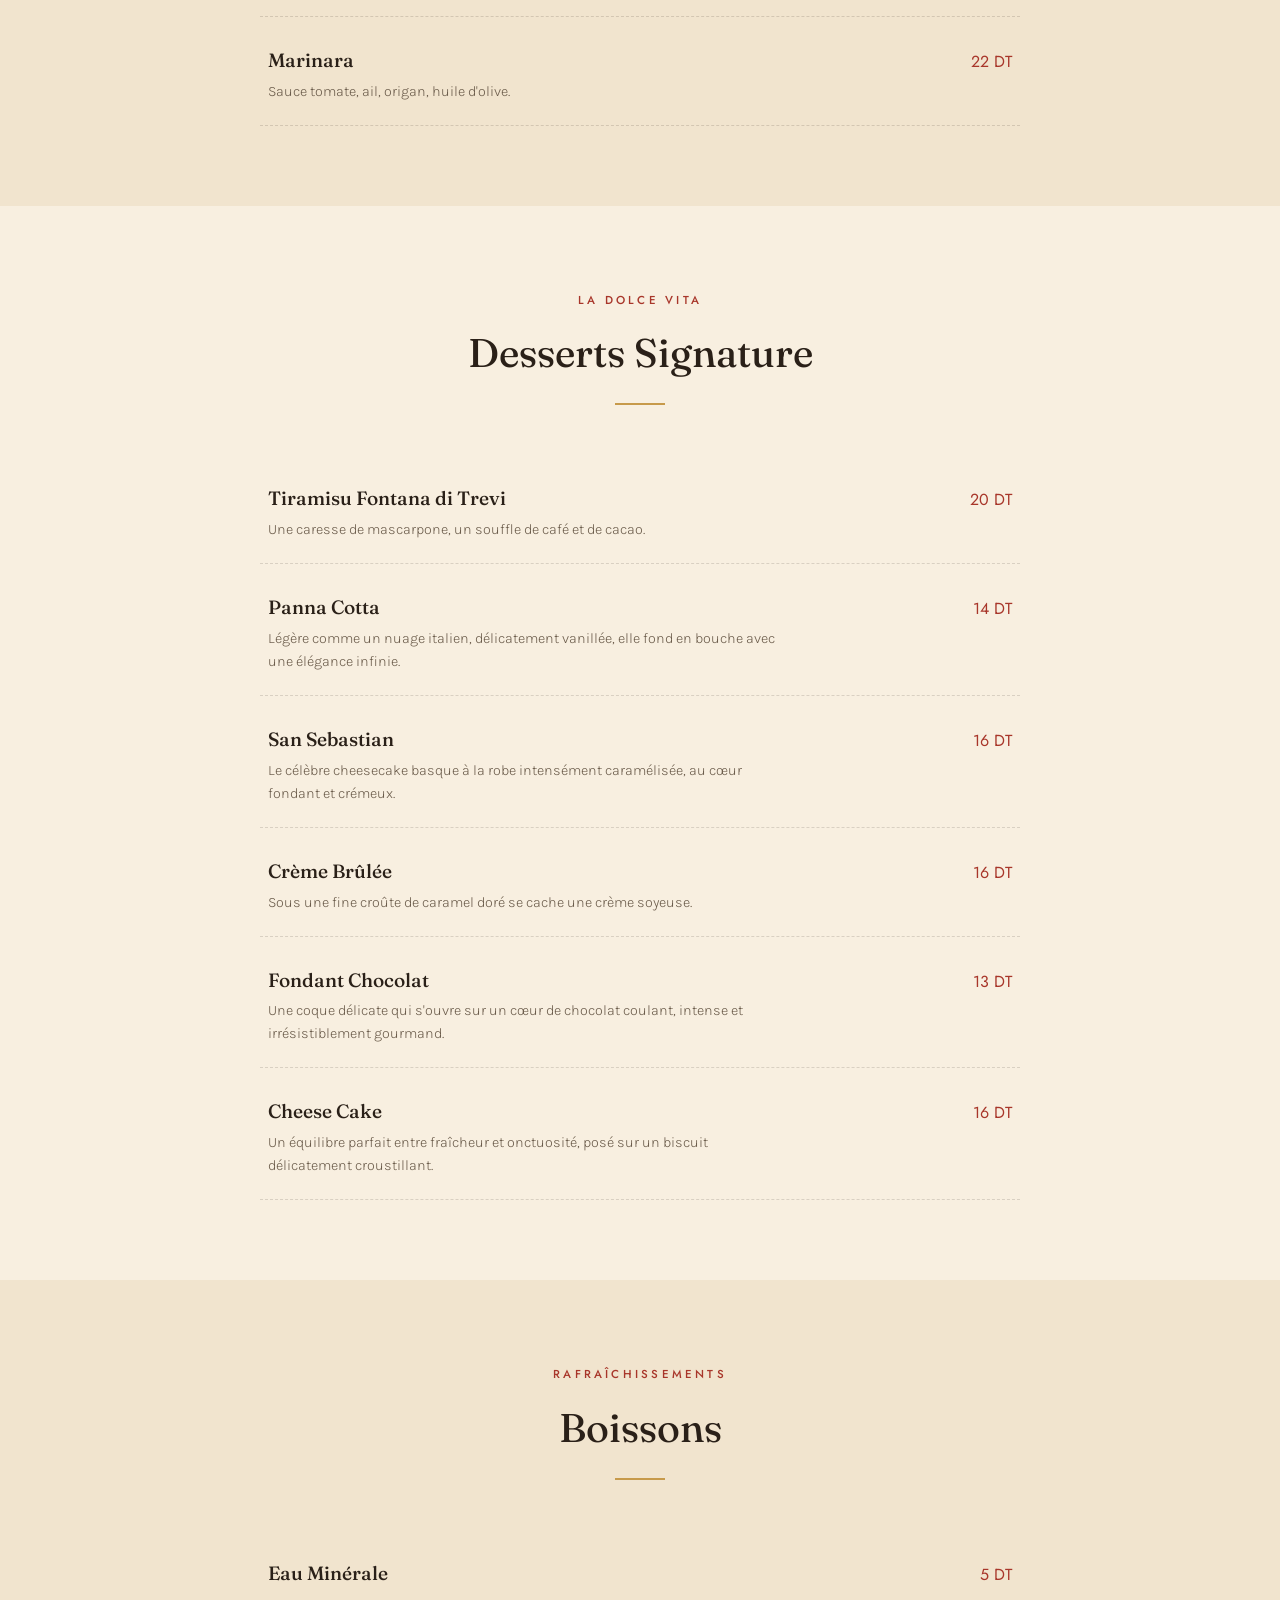
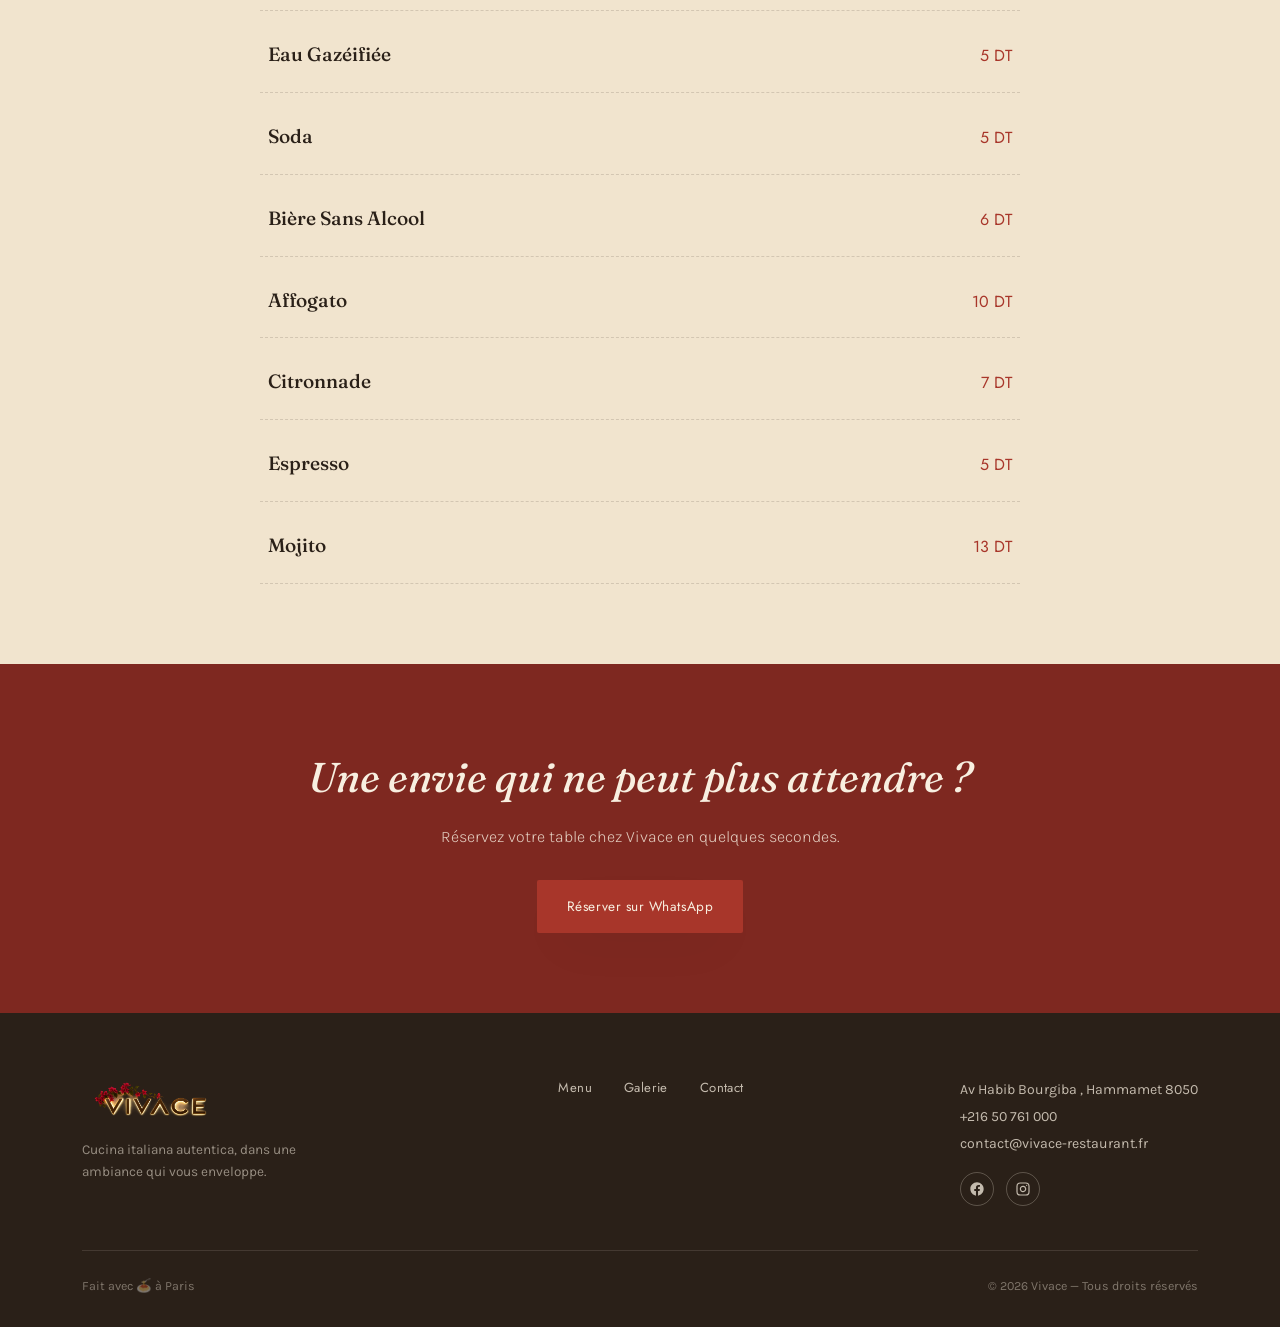
<file: menu.html>
<!DOCTYPE html>
<html lang="fr" dir="ltr">
<head>
<meta charset="UTF-8">
<meta name="viewport" content="width=device-width, initial-scale=1.0">
<title>Menu — Vivace | Ristorante Italiano</title>
<link rel="preconnect" href="https://fonts.googleapis.com">
<link rel="preconnect" href="https://fonts.gstatic.com" crossorigin>
<link href="https://fonts.googleapis.com/css2?family=Fraunces:ital,opsz,wght@0,9..144,300;0,9..144,450;0,9..144,600;1,9..144,400;1,9..144,500&family=Jost:wght@400;500&family=Karla:wght@400;500;700&display=swap" rel="stylesheet">
<link rel="stylesheet" href="styles.css">
</head>
<body>

<header id="siteHeader" class="scrolled">
  <a href="index.html" class="logo"><img src="vivace.png" alt="Vivace"></a>
  <nav class="links" id="navLinks">
    <a href="menu.html">Menu</a>
    <a href="galerie.html">Galerie</a>
    <a href="index.html#contact">Contact</a>
    <a href="https://wa.me/21650761000?text=Bonjour%2C%20je%20souhaite%20r%C3%A9server%20une%20table%20chez%20Vivace" class="btn nav-cta">Réserver</a>
  </nav>
  <button class="burger" id="burger" aria-label="Menu">☰</button>
</header>

<!-- ============ PAGE BANNER ============ -->
<section class="page-banner">
  <div class="wrap">
    <span class="eyebrow" data-i18n="banner.eyebrow">Il nostro menu</span>
    <h1 data-i18n="banner.title">La carte</h1>
    <p data-i18n="banner.desc">Des produits choisis avec soin, des recettes transmises — chaque plat a été pensé pour raconter l'Italie.</p>

    <!-- Language Switcher -->
    <div class="banner-lang">
      <div class="lang-switcher" id="langSwitcher">
        <button class="lang-btn" id="langBtn" aria-expanded="false" aria-haspopup="listbox">
          <svg class="lang-icon" viewBox="0 0 24 24" fill="none" stroke="currentColor" stroke-width="1.5" stroke-linecap="round" stroke-linejoin="round"><circle cx="12" cy="12" r="10"/><path d="M2 12h20"/><path d="M12 2a15.3 15.3 0 0 1 4 10 15.3 15.3 0 0 1-4 10 15.3 15.3 0 0 1-4-10A15.3 15.3 0 0 1 12 2z"/></svg>
          <span id="langLabel">Français</span>
          <svg class="lang-arrow" viewBox="0 0 12 12" fill="currentColor"><path d="M2.5 4.5L6 8l3.5-3.5"/></svg>
        </button>
        <div class="lang-dropdown" id="langDropdown" role="listbox">
          <button class="lang-option active" data-lang="fr" role="option"><span class="lang-flag">🇫🇷</span> Français</button>
          <button class="lang-option" data-lang="it" role="option"><span class="lang-flag">🇮🇹</span> Italiano</button>
          <button class="lang-option" data-lang="en" role="option"><span class="lang-flag">🇬🇧</span> English</button>
          <button class="lang-option" data-lang="ar" role="option"><span class="lang-flag">🇹🇳</span> العربية</button>
        </div>
      </div>
    </div>
  </div>
</section>

<!-- ============ STICKY CATEGORY TABS ============ -->
<nav class="menu-tabs" id="menuTabs">
  <a href="#salades" data-i18n="tab.salades">Salades</a>
  <a href="#carpaccio" data-i18n="tab.carpaccio">Carpaccio</a>
  <a href="#entrees" data-i18n="tab.entrees">Entrées Chaudes</a>
  <a href="#pasta" data-i18n="tab.pasta">Pasta</a>
  <a href="#risotto" data-i18n="tab.risotto">Risotto</a>
  <a href="#ravioli" data-i18n="tab.ravioli">Ravioli</a>
  <a href="#terre" data-i18n="tab.terre">Plats de Terre</a>
  <a href="#mer" data-i18n="tab.mer">Plats de Mer</a>
  <a href="#pizza" data-i18n="tab.pizza">Pizza</a>
  <a href="#desserts" data-i18n="tab.desserts">Desserts</a>
  <a href="#boissons" data-i18n="tab.boissons">Boissons</a>
</nav>

<!-- ============ NOS SALADES ============ -->
<section class="menu-section" id="salades">
  <div class="wrap">
    <div class="menu-section-head">
      <span class="eyebrow" data-i18n="salades.eyebrow">Fraîcheur & couleurs</span>
      <h2 class="serif" data-i18n="salades.title">Nos Salades</h2>
      <div class="divider"></div>
    </div>
    <div class="menu-list">

      <div class="menu-item">
        <div class="menu-item-left">
          <div class="menu-item-name">Salade Caprese</div>
          <div class="menu-item-desc" data-i18n="salades.caprese">Tomates cerises, mozzarella et bocconcini, roquette fraîche, basilic, vinaigrette maison & crème balsamique.</div>
        </div>
        <div class="menu-item-price">21 DT</div>
      </div>

      <div class="menu-item">
        <div class="menu-item-left">
          <div class="menu-item-name">Salade Burrata</div>
          <div class="menu-item-desc" data-i18n="salades.burrata">Burrata crémeuse, roquette, tomates cerises, champignons, aubergines grillées, courgettes, pesto, pistaches concassées et crème balsamique.</div>
        </div>
        <div class="menu-item-price">32 DT</div>
      </div>

      <div class="menu-item">
        <div class="menu-item-left">
          <div class="menu-item-name">Salade Fruits de Mer</div>
          <div class="menu-item-desc" data-i18n="salades.fruitsmer">Laitue, tomates cerises, calamars, moules, crevettes et chevrettes, relevés d'une vinaigrette citronnée et accompagnés de kiwi frais.</div>
        </div>
        <div class="menu-item-price">36 DT</div>
      </div>

      <div class="menu-item">
        <div class="menu-item-left">
          <div class="menu-item-name">Salade César</div>
          <div class="menu-item-desc" data-i18n="salades.cesar">Laitue croquante, poulet grillé, parmesan, tomates cerises, roquette, croûtons dorés, amandes effilées, sauce César & crème balsamique.</div>
        </div>
        <div class="menu-item-price">28 DT</div>
      </div>

      <div class="menu-item">
        <div class="menu-item-left">
          <div class="menu-item-name">Salade Vivace</div>
          <div class="menu-item-desc" data-i18n="salades.vivace">Laitue, lollo rosso, crevettes, tomates cerises, pêche fraîche, parmesan, pignons et vinaigrette au safran.</div>
        </div>
        <div class="menu-item-price">32 DT</div>
      </div>

      <div class="menu-item">
        <div class="menu-item-left">
          <div class="menu-item-name">Salade Roquettes</div>
          <div class="menu-item-desc" data-i18n="salades.roquettes">Salade roquette, tomate cerise, pignon, parmesan, huile d'olive.</div>
        </div>
        <div class="menu-item-price">21 DT</div>
      </div>

    </div>
  </div>
</section>

<!-- ============ CARPACCIO ============ -->
<section class="menu-section" id="carpaccio">
  <div class="wrap">
    <div class="menu-section-head">
      <span class="eyebrow" data-i18n="carpaccio.eyebrow">Finesse & élégance</span>
      <h2 class="serif">Carpaccio</h2>
      <div class="divider"></div>
    </div>
    <div class="menu-list">

      <div class="menu-item">
        <div class="menu-item-left">
          <div class="menu-item-name">Carpaccio di Manzo</div>
          <div class="menu-item-desc" data-i18n="carpaccio.manzo">Fines tranches de bœuf, roquette, copeaux de parmesan, huile d'olive extra vierge et citron. Un classique italien, frais et raffiné.</div>
        </div>
        <div class="menu-item-price">35 DT</div>
      </div>

      <div class="menu-item">
        <div class="menu-item-left">
          <div class="menu-item-name">Carpaccio de Crevettes</div>
          <div class="menu-item-desc" data-i18n="carpaccio.crevettes">De délicates crevettes crues, sublimées par une vinaigrette au citron, de l'huile d'olive extra vierge et une touche d'aneth.</div>
        </div>
        <div class="menu-item-price">38 DT</div>
      </div>

    </div>
  </div>
</section>

<!-- ============ ENTRÉES CHAUDES ============ -->
<section class="menu-section" id="entrees">
  <div class="wrap">
    <div class="menu-section-head">
      <span class="eyebrow" data-i18n="entrees.eyebrow">Pour commencer</span>
      <h2 class="serif" data-i18n="entrees.title">Entrées Chaudes</h2>
      <div class="divider"></div>
    </div>
    <div class="menu-list">

      <div class="menu-item">
        <div class="menu-item-left">
          <div class="menu-item-name">Aubergines à la Parmigiana</div>
          <div class="menu-item-desc" data-i18n="entrees.parmigiana">Aubergines fondantes gratinées à la mozzarella et au parmesan, sublimées par un filet d'huile d'olive.</div>
        </div>
        <div class="menu-item-price">32 DT</div>
      </div>

      <div class="menu-item">
        <div class="menu-item-left">
          <div class="menu-item-name">Moules Sautées</div>
          <div class="menu-item-desc" data-i18n="entrees.moules">Moules fraîches sautées à l'huile d'olive, ail, citron et persil.</div>
        </div>
        <div class="menu-item-price">30 DT</div>
      </div>

      <div class="menu-item">
        <div class="menu-item-left">
          <div class="menu-item-name">Frito Misto <span class="tag" data-i18n="tag.2pax">2 Pax</span></div>
          <div class="menu-item-desc" data-i18n="entrees.frito">Un assortiment croustillant de calamars, crevettes, rougets, servi avec sauces maison. À partager en toute convivialité.</div>
        </div>
        <div class="menu-item-price">82 DT</div>
      </div>

      <div class="menu-item">
        <div class="menu-item-left">
          <div class="menu-item-name">Crevettes Sautées à l'Ail</div>
          <div class="menu-item-desc" data-i18n="entrees.crevettes">Crevettes sautées à l'huile d'olive avec ail, tomates cerises et persil frais.</div>
        </div>
        <div class="menu-item-price">36 DT</div>
      </div>

    </div>
  </div>
</section>

<!-- ============ PASTA ============ -->
<section class="menu-section" id="pasta">
  <div class="wrap">
    <div class="menu-section-head">
      <span class="eyebrow" data-i18n="pasta.eyebrow">Les classiques italiens</span>
      <h2 class="serif">Pasta</h2>
      <div class="divider"></div>
    </div>
    <div class="menu-list">

      <div class="menu-item">
        <div class="menu-item-left">
          <div class="menu-item-name">Alfredo</div>
          <div class="menu-item-desc" data-i18n="pasta.alfredo">Penne au poulet, champignons, crème, parmesan et basilic. Une recette onctueuse inspirée des classiques italiens.</div>
        </div>
        <div class="menu-item-price">29 DT</div>
      </div>

      <div class="menu-item">
        <div class="menu-item-left">
          <div class="menu-item-name">Safran & Crevettes</div>
          <div class="menu-item-desc" data-i18n="pasta.safran">Penne à la crème safranée, crevettes, chevrettes, œufs de lump, parmesan, basilic et tomates séchées.</div>
        </div>
        <div class="menu-item-price">45 DT</div>
      </div>

      <div class="menu-item">
        <div class="menu-item-left">
          <div class="menu-item-name">Fruits de Mer Sauce Blanche</div>
          <div class="menu-item-desc" data-i18n="pasta.fmblanche">Spaghetti aux fruits de mer dans une sauce crémeuse, relevées de tomates cerises et basilic frais. Douceur et générosité.</div>
        </div>
        <div class="menu-item-price">48 DT</div>
      </div>

      <div class="menu-item">
        <div class="menu-item-left">
          <div class="menu-item-name">Aglio e Olio</div>
          <div class="menu-item-desc" data-i18n="pasta.aglio">Linguine sautées à l'huile d'olive, ail, persil & piment.</div>
        </div>
        <div class="menu-item-price">28 DT</div>
      </div>

      <div class="menu-item">
        <div class="menu-item-left">
          <div class="menu-item-name">Arrabiata</div>
          <div class="menu-item-desc" data-i18n="pasta.arrabiata">Spaghetti dans une sauce tomate relevée d'ail, oignon, tomates cerises, huile d'olive, persil et piment de Cayenne.</div>
        </div>
        <div class="menu-item-price">25 DT</div>
      </div>

      <div class="menu-item">
        <div class="menu-item-left">
          <div class="menu-item-name">Fruits de Mer</div>
          <div class="menu-item-desc" data-i18n="pasta.fruitsmer">Spaghetti aux calamars, moules, crevettes et chevrettes, préparées à l'ail et huile d'olive ou dans une sauce tomate parfumée au basilic.</div>
        </div>
        <div class="menu-item-price">42 DT</div>
      </div>

      <div class="menu-item">
        <div class="menu-item-left">
          <div class="menu-item-name">Burrata</div>
          <div class="menu-item-desc" data-i18n="pasta.burrata">Pâtes au pesto crémeux, burrata fondante, tomates séchées et pistaches concassées. Une recette gourmande et ensoleillée.</div>
        </div>
        <div class="menu-item-price">38 DT</div>
      </div>

      <div class="menu-item">
        <div class="menu-item-left">
          <div class="menu-item-name">Vongoli</div>
          <div class="menu-item-desc" data-i18n="pasta.vongoli">Linguine aux palourdes, ail, huile d'olive, persil et basilic. Un grand classique des côtes italiennes.</div>
        </div>
        <div class="menu-item-price">28 DT</div>
      </div>

      <div class="menu-item">
        <div class="menu-item-left">
          <div class="menu-item-name">Pesto e Parmigiano</div>
          <div class="menu-item-desc" data-i18n="pasta.pesto">Spaghetti au pesto, crème, parmesan, pignons & tomates séchées.</div>
        </div>
        <div class="menu-item-price">35 DT</div>
      </div>

      <div class="menu-item">
        <div class="menu-item-left">
          <div class="menu-item-name">Truffe Noir</div>
          <div class="menu-item-desc" data-i18n="pasta.truffe">Linguine à la crème de truffe, champignons, parmesan et huile d'olive. Une expérience riche et raffinée.</div>
        </div>
        <div class="menu-item-price">38 DT</div>
      </div>

    </div>
  </div>
</section>

<!-- ============ RISOTTO ============ -->
<section class="menu-section" id="risotto">
  <div class="wrap">
    <div class="menu-section-head">
      <span class="eyebrow" data-i18n="risotto.eyebrow">Crémeux & généreux</span>
      <h2 class="serif">Risotto</h2>
      <div class="divider"></div>
    </div>
    <div class="menu-list">

      <div class="menu-item">
        <div class="menu-item-left">
          <div class="menu-item-name">Fruits de Mer</div>
          <div class="menu-item-desc" data-i18n="risotto.fruitsmer">Risotto crémeux au parmesan, généreusement garni aux fruits de mer.</div>
        </div>
        <div class="menu-item-price">48 DT</div>
      </div>

      <div class="menu-item">
        <div class="menu-item-left">
          <div class="menu-item-name">Safran & Poulet</div>
          <div class="menu-item-desc" data-i18n="risotto.safran">Risotto crémeux au safran, parmesan et poulet.</div>
        </div>
        <div class="menu-item-price">38 DT</div>
      </div>

      <div class="menu-item">
        <div class="menu-item-left">
          <div class="menu-item-name">Truffe Noir</div>
          <div class="menu-item-desc" data-i18n="risotto.truffe">Risotto crémeux à la truffe noire, champignons & parmesan.</div>
        </div>
        <div class="menu-item-price">46 DT</div>
      </div>

      <div class="menu-item">
        <div class="menu-item-left">
          <div class="menu-item-name">Pesto e Parmigiano</div>
          <div class="menu-item-desc" data-i18n="risotto.pesto">Risotto crémeux au pesto, pignon & parmigiano.</div>
        </div>
        <div class="menu-item-price">34 DT</div>
      </div>

    </div>
  </div>
</section>

<!-- ============ RAVIOLI ============ -->
<section class="menu-section" id="ravioli">
  <div class="wrap">
    <div class="menu-section-head">
      <span class="eyebrow" data-i18n="ravioli.eyebrow">Farcis avec amour</span>
      <h2 class="serif">Ravioli</h2>
      <div class="divider"></div>
    </div>
    <div class="menu-list">

      <div class="menu-item">
        <div class="menu-item-left">
          <div class="menu-item-name">Saumon & Crevettes</div>
          <div class="menu-item-desc" data-i18n="ravioli.saumon">Raviolis servis dans une crème légère au saumon, crevettes, tomate, citron et aneth.</div>
        </div>
        <div class="menu-item-price">45 DT</div>
      </div>

      <div class="menu-item">
        <div class="menu-item-left">
          <div class="menu-item-name">Ricotta Épinard</div>
          <div class="menu-item-desc" data-i18n="ravioli.ricotta">Raviolis farcis à la ricotta et aux épinards, nappés d'une sauce à la crème, relevés de noix et de parmesan.</div>
        </div>
        <div class="menu-item-price">29 DT</div>
      </div>

      <div class="menu-item">
        <div class="menu-item-left">
          <div class="menu-item-name">4 Fromages</div>
          <div class="menu-item-desc" data-i18n="ravioli.fromages">Raviolis dans une sauce crémeuse au camembert, cheddar, gorgonzola & parmesan.</div>
        </div>
        <div class="menu-item-price">38 DT</div>
      </div>

      <div class="menu-item">
        <div class="menu-item-left">
          <div class="menu-item-name">Truffe Noir</div>
          <div class="menu-item-desc" data-i18n="ravioli.truffe">Raviolis à la crème de truffe et champignons frais.</div>
        </div>
        <div class="menu-item-price">39 DT</div>
      </div>

    </div>
  </div>
</section>

<!-- ============ PLATS DE TERRE ============ -->
<section class="menu-section" id="terre">
  <div class="wrap">
    <div class="menu-section-head">
      <span class="eyebrow" data-i18n="terre.eyebrow">Viandes & grillades</span>
      <h2 class="serif" data-i18n="terre.title">Plats de Terre</h2>
      <div class="divider"></div>
    </div>
    <div class="menu-list">

      <div class="menu-item">
        <div class="menu-item-left">
          <div class="menu-item-name">Poulet Alla Parmigiana</div>
          <div class="menu-item-desc" data-i18n="terre.parmigiana">Escalope de poulet gratinée à la mozzarella et au parmesan. Un grand classique réconfortant.</div>
        </div>
        <div class="menu-item-price">38 DT</div>
      </div>

      <div class="menu-item">
        <div class="menu-item-left">
          <div class="menu-item-name">Poulet Farci Ricotta & Épinards</div>
          <div class="menu-item-desc" data-i18n="terre.farci">Suprême de poulet farci à la ricotta et aux épinards, délicatement gratiné. Une recette généreuse et fondante.</div>
        </div>
        <div class="menu-item-price">36 DT</div>
      </div>

      <div class="menu-item">
        <div class="menu-item-left">
          <div class="menu-item-name">Côte à l'Os Gratiné <span class="tag">400g</span></div>
          <div class="menu-item-desc" data-i18n="terre.cotegratine">Côte à l'os gratiné au fromage mozzarella.</div>
        </div>
        <div class="menu-item-price">59 DT</div>
      </div>

      <div class="menu-item">
        <div class="menu-item-left">
          <div class="menu-item-name">Côte à l'Os Grillé <span class="tag">400g</span></div>
          <div class="menu-item-desc" data-i18n="terre.cotegrille">Côte à l'os grillée, un plat savoureux et juteux.</div>
        </div>
        <div class="menu-item-price">49 DT</div>
      </div>

    </div>
  </div>
</section>

<!-- ============ PLATS DE MER ============ -->
<section class="menu-section" id="mer">
  <div class="wrap">
    <div class="menu-section-head">
      <span class="eyebrow" data-i18n="mer.eyebrow">Trésors de la Méditerranée</span>
      <h2 class="serif" data-i18n="mer.title">Plats de Mer</h2>
      <div class="divider"></div>
    </div>
    <div class="menu-list">

      <div class="menu-item">
        <div class="menu-item-left">
          <div class="menu-item-name">Saumon Alla Toscane</div>
          <div class="menu-item-desc" data-i18n="mer.toscane">Pavé de saumon dans une sauce crémeuse aux épinards et tomates cerises.</div>
        </div>
        <div class="menu-item-price">48 DT</div>
      </div>

      <div class="menu-item">
        <div class="menu-item-left">
          <div class="menu-item-name">Saumon Grillé</div>
          <div class="menu-item-desc" data-i18n="mer.saumongrille">Filet de saumon grillé à la perfection, assaisonné avec simplicité pour révéler toute la finesse du poisson.</div>
        </div>
        <div class="menu-item-price">42 DT</div>
      </div>

      <div class="menu-item">
        <div class="menu-item-left">
          <div class="menu-item-name">Marmite de Pêcheur</div>
          <div class="menu-item-desc" data-i18n="mer.marmite">Un mélange de fruits de mer sautés à l'ail, huile d'olive, tomates cerises et basilic frais. Toute la richesse de la Méditerranée.</div>
        </div>
        <div class="menu-item-price">52 DT</div>
      </div>

      <div class="menu-item">
        <div class="menu-item-left">
          <div class="menu-item-name">Poisson Vivace</div>
          <div class="menu-item-desc" data-i18n="mer.vivace">Filet de loup délicatement assaisonné et accompagné de chevrettes. Une rencontre harmonieuse entre terre et mer.</div>
        </div>
        <div class="menu-item-price">54 DT</div>
      </div>

      <div class="menu-item">
        <div class="menu-item-left">
          <div class="menu-item-name">Poisson Grillé</div>
          <div class="menu-item-desc" data-i18n="mer.grille">Daurade ou loup grillé.</div>
        </div>
        <div class="menu-item-price">38 DT</div>
      </div>

    </div>
  </div>
</section>

<!-- ============ PIZZA ============ -->
<section class="menu-section" id="pizza">
  <div class="wrap">
    <div class="menu-section-head">
      <span class="eyebrow" data-i18n="pizza.eyebrow">Cuites au feu de bois</span>
      <h2 class="serif">Pizza</h2>
      <div class="divider"></div>
    </div>
    <div class="menu-list">

      <div class="menu-item">
        <div class="menu-item-left">
          <div class="menu-item-name">Margarita</div>
          <div class="menu-item-desc" data-i18n="pizza.margarita">Sauce tomate maison, mozzarella, basilic frais.</div>
        </div>
        <div class="menu-item-price">22 DT</div>
      </div>

      <div class="menu-item">
        <div class="menu-item-left">
          <div class="menu-item-name">Végétarienne</div>
          <div class="menu-item-desc" data-i18n="pizza.vegetarienne">Sauce tomate maison, légumes, champignon, bocconcini, basilic frais.</div>
        </div>
        <div class="menu-item-price">26 DT</div>
      </div>

      <div class="menu-item">
        <div class="menu-item-left">
          <div class="menu-item-name">Pepperoni</div>
          <div class="menu-item-desc" data-i18n="pizza.pepperoni">Sauce tomate maison, pepperoni, mozzarella, basilic frais.</div>
        </div>
        <div class="menu-item-price">26 DT</div>
      </div>

      <div class="menu-item">
        <div class="menu-item-left">
          <div class="menu-item-name">Vivace</div>
          <div class="menu-item-desc" data-i18n="pizza.vivace">Sauce blanche, crème de truffe, champignon frais, parmesan, noisette, roquette.</div>
        </div>
        <div class="menu-item-price">38 DT</div>
      </div>

      <div class="menu-item">
        <div class="menu-item-left">
          <div class="menu-item-name">Anchois</div>
          <div class="menu-item-desc" data-i18n="pizza.anchois">Sauce tomate maison, anchois, olives noires, mozzarella, basilic frais.</div>
        </div>
        <div class="menu-item-price">22 DT</div>
      </div>

      <div class="menu-item">
        <div class="menu-item-left">
          <div class="menu-item-name">5 Fromages</div>
          <div class="menu-item-desc" data-i18n="pizza.fromages">Sauce blanche, gorgonzola, mozzarella, sauce fromage bocconcini.</div>
        </div>
        <div class="menu-item-price">33 DT</div>
      </div>

      <div class="menu-item">
        <div class="menu-item-left">
          <div class="menu-item-name">Tonno</div>
          <div class="menu-item-desc" data-i18n="pizza.tonno">Sauce tomate maison, thon, olives noires, mozzarella, basilic frais.</div>
        </div>
        <div class="menu-item-price">29 DT</div>
      </div>

      <div class="menu-item">
        <div class="menu-item-left">
          <div class="menu-item-name">Burrata</div>
          <div class="menu-item-desc" data-i18n="pizza.burrata">Sauce pesto, burrata fraîche, pistache, roquette, crème balsamique.</div>
        </div>
        <div class="menu-item-price">38 DT</div>
      </div>

      <div class="menu-item">
        <div class="menu-item-left">
          <div class="menu-item-name">Funghi</div>
          <div class="menu-item-desc" data-i18n="pizza.funghi">Sauce tomate maison, mozzarella, champignon frais.</div>
        </div>
        <div class="menu-item-price">28 DT</div>
      </div>

      <div class="menu-item">
        <div class="menu-item-left">
          <div class="menu-item-name">Pizza Chevrettes</div>
          <div class="menu-item-desc" data-i18n="pizza.chevrettes">Sauce tomate maison, chevrettes, mozzarella, basilic frais.</div>
        </div>
        <div class="menu-item-price">38 DT</div>
      </div>

      <div class="menu-item">
        <div class="menu-item-left">
          <div class="menu-item-name">Ricotta Poulet</div>
          <div class="menu-item-desc" data-i18n="pizza.ricotta">Sauce pesto, mozzarella, ricotta, épinard, noix.</div>
        </div>
        <div class="menu-item-price">29 DT</div>
      </div>

      <div class="menu-item">
        <div class="menu-item-left">
          <div class="menu-item-name">Marinara</div>
          <div class="menu-item-desc" data-i18n="pizza.marinara">Sauce tomate, ail, origan, huile d'olive.</div>
        </div>
        <div class="menu-item-price">22 DT</div>
      </div>

    </div>
  </div>
</section>

<!-- ============ DESSERTS ============ -->
<section class="menu-section" id="desserts">
  <div class="wrap">
    <div class="menu-section-head">
      <span class="eyebrow" data-i18n="desserts.eyebrow">La dolce vita</span>
      <h2 class="serif" data-i18n="desserts.title">Desserts Signature</h2>
      <div class="divider"></div>
    </div>
    <div class="menu-list">

      <div class="menu-item">
        <div class="menu-item-left">
          <div class="menu-item-name">Tiramisu Fontana di Trevi</div>
          <div class="menu-item-desc" data-i18n="desserts.tiramisu">Une caresse de mascarpone, un souffle de café et de cacao.</div>
        </div>
        <div class="menu-item-price">20 DT</div>
      </div>

      <div class="menu-item">
        <div class="menu-item-left">
          <div class="menu-item-name">Panna Cotta</div>
          <div class="menu-item-desc" data-i18n="desserts.pannacotta">Légère comme un nuage italien, délicatement vanillée, elle fond en bouche avec une élégance infinie.</div>
        </div>
        <div class="menu-item-price">14 DT</div>
      </div>

      <div class="menu-item">
        <div class="menu-item-left">
          <div class="menu-item-name">San Sebastian</div>
          <div class="menu-item-desc" data-i18n="desserts.sansebastian">Le célèbre cheesecake basque à la robe intensément caramélisée, au cœur fondant et crémeux.</div>
        </div>
        <div class="menu-item-price">16 DT</div>
      </div>

      <div class="menu-item">
        <div class="menu-item-left">
          <div class="menu-item-name">Crème Brûlée</div>
          <div class="menu-item-desc" data-i18n="desserts.cremebrulee">Sous une fine croûte de caramel doré se cache une crème soyeuse.</div>
        </div>
        <div class="menu-item-price">16 DT</div>
      </div>

      <div class="menu-item">
        <div class="menu-item-left">
          <div class="menu-item-name">Fondant Chocolat</div>
          <div class="menu-item-desc" data-i18n="desserts.fondant">Une coque délicate qui s'ouvre sur un cœur de chocolat coulant, intense et irrésistiblement gourmand.</div>
        </div>
        <div class="menu-item-price">13 DT</div>
      </div>

      <div class="menu-item">
        <div class="menu-item-left">
          <div class="menu-item-name">Cheese Cake</div>
          <div class="menu-item-desc" data-i18n="desserts.cheesecake">Un équilibre parfait entre fraîcheur et onctuosité, posé sur un biscuit délicatement croustillant.</div>
        </div>
        <div class="menu-item-price">16 DT</div>
      </div>

    </div>
  </div>
</section>

<!-- ============ BOISSONS ============ -->
<section class="menu-section" id="boissons">
  <div class="wrap">
    <div class="menu-section-head">
      <span class="eyebrow" data-i18n="boissons.eyebrow">Rafraîchissements</span>
      <h2 class="serif" data-i18n="boissons.title">Boissons</h2>
      <div class="divider"></div>
    </div>
    <div class="menu-list">

      <div class="menu-item">
        <div class="menu-item-left">
          <div class="menu-item-name">Eau Minérale</div>
        </div>
        <div class="menu-item-price">5 DT</div>
      </div>

      <div class="menu-item">
        <div class="menu-item-left">
          <div class="menu-item-name">Eau Gazéifiée</div>
        </div>
        <div class="menu-item-price">5 DT</div>
      </div>

      <div class="menu-item">
        <div class="menu-item-left">
          <div class="menu-item-name">Soda</div>
        </div>
        <div class="menu-item-price">5 DT</div>
      </div>

      <div class="menu-item">
        <div class="menu-item-left">
          <div class="menu-item-name">Bière Sans Alcool</div>
        </div>
        <div class="menu-item-price">6 DT</div>
      </div>

      <div class="menu-item">
        <div class="menu-item-left">
          <div class="menu-item-name">Affogato</div>
        </div>
        <div class="menu-item-price">10 DT</div>
      </div>

      <div class="menu-item">
        <div class="menu-item-left">
          <div class="menu-item-name">Citronnade</div>
        </div>
        <div class="menu-item-price">7 DT</div>
      </div>

      <div class="menu-item">
        <div class="menu-item-left">
          <div class="menu-item-name">Espresso</div>
        </div>
        <div class="menu-item-price">5 DT</div>
      </div>

      <div class="menu-item">
        <div class="menu-item-left">
          <div class="menu-item-name">Mojito</div>
        </div>
        <div class="menu-item-price">13 DT</div>
      </div>

    </div>
  </div>
</section>

<!-- ============ CTA BAND ============ -->
<section class="menu-cta-band">
  <div class="wrap">
    <h2 data-i18n="cta.title">Une envie qui ne peut plus attendre ?</h2>
    <p data-i18n="cta.desc">Réservez votre table chez Vivace en quelques secondes.</p>
    <a href="https://wa.me/21650761000?text=Bonjour%2C%20je%20souhaite%20r%C3%A9server%20une%20table%20chez%20Vivace" class="btn btn-primary" data-i18n="cta.btn">Réserver sur WhatsApp</a>
  </div>
</section>

<!-- ============ FOOTER ============ -->
<footer>
  <div class="wrap">
    <div class="foot-top">
      <div>
        <a href="index.html" class="logo"><img src="vivace.png" alt="Vivace"></a>
        <p style="margin-top:14px; max-width:260px; font-size:0.85rem; opacity:0.7;" data-i18n="footer.tagline">Cucina italiana autentica, dans une ambiance qui vous enveloppe.</p>
      </div>
      <nav class="foot-nav">
        <a href="menu.html">Menu</a>
        <a href="index.html#galerie" data-i18n="footer.galerie">Galerie</a>
        <a href="index.html#contact">Contact</a>
      </nav>
      <div class="foot-contact">
        Av Habib Bourgiba , Hammamet 8050<br>
        +216 50 761 000<br>
        contact@vivace-restaurant.fr
        <div class="foot-social">
          <a href="https://www.facebook.com/profile.php?id=61591700709214&sk=about" target="_blank" rel="noopener" aria-label="Vivace sur Facebook">
            <svg viewBox="0 0 24 24" fill="currentColor"><path d="M22 12.06C22 6.51 17.52 2 12 2S2 6.51 2 12.06c0 5 3.66 9.15 8.44 9.94v-7.03H7.9v-2.91h2.54V9.85c0-2.5 1.49-3.89 3.77-3.89 1.09 0 2.23.2 2.23.2v2.46h-1.26c-1.24 0-1.63.77-1.63 1.56v1.88h2.78l-.44 2.91h-2.34V22c4.78-.79 8.44-4.94 8.44-9.94z"/></svg>
          </a>
          <a href="https://www.instagram.com/vivace_26?igsi=MW9xc2ZxYXVmOWd2ag%3D%3D" target="_blank" rel="noopener" aria-label="Vivace sur Instagram">
            <svg viewBox="0 0 24 24" fill="none" stroke="currentColor" stroke-width="1.8" stroke-linecap="round" stroke-linejoin="round"><rect x="3" y="3" width="18" height="18" rx="5" ry="5"></rect><path d="M16 11.37A4 4 0 1 1 12.63 8 4 4 0 0 1 16 11.37z"></path><line x1="17.5" y1="6.5" x2="17.51" y2="6.5"></line></svg>
          </a>
        </div>
      </div>
    </div>
    <div class="foot-bottom">
      <span data-i18n="footer.made">Fait avec 🍝 à Paris</span>
      <span>© 2026 Vivace — Tous droits réservés</span>
    </div>
  </div>
</footer>

<!-- ============ STICKY WHATSAPP ============ -->
<a href="https://wa.me/21650761000?text=Bonjour%2C%20je%20souhaite%20r%C3%A9server%20une%20table%20chez%20Vivace" class="wa-float" target="_blank">
  <svg viewBox="0 0 24 24" fill="currentColor"><path d="M12.04 2C6.58 2 2.13 6.45 2.13 11.91c0 1.75.46 3.45 1.32 4.95L2 22l5.29-1.39c1.44.79 3.06 1.2 4.71 1.2h.01c5.46 0 9.9-4.45 9.9-9.91C21.91 6.45 17.5 2 12.04 2zm5.8 14.15c-.24.68-1.4 1.31-1.94 1.39-.5.08-1.12.11-1.81-.11-.42-.13-.95-.31-1.64-.6-2.88-1.24-4.76-4.15-4.9-4.34-.14-.19-1.17-1.56-1.17-2.97 0-1.41.74-2.11 1-2.4.26-.29.57-.36.76-.36h.55c.18 0 .42-.02.65.5.24.55.82 1.94.89 2.08.07.14.11.31.02.5-.09.19-.14.31-.28.48-.14.17-.29.37-.42.5-.14.14-.28.29-.12.57.16.28.72 1.19 1.55 1.92 1.06.95 1.96 1.24 2.24 1.38.28.14.44.12.6-.07.16-.19.68-.79.86-1.06.18-.28.36-.23.6-.14.24.09 1.53.72 1.79.85.26.14.43.2.5.31.06.13.06.71-.18 1.39z"/></svg>
  <span data-i18n="wa.label">Réserver</span>
</a>

<!-- ============ TRANSLATIONS & LANGUAGE SCRIPT ============ -->
<script>
const translations = {
  fr: {
    // Banner
    "banner.eyebrow": "Il nostro menu",
    "banner.title": "La carte",
    "banner.desc": "Des produits choisis avec soin, des recettes transmises — chaque plat a été pensé pour raconter l'Italie.",
    // Tabs
    "tab.salades": "Salades",
    "tab.carpaccio": "Carpaccio",
    "tab.entrees": "Entrées Chaudes",
    "tab.pasta": "Pasta",
    "tab.risotto": "Risotto",
    "tab.ravioli": "Ravioli",
    "tab.terre": "Plats de Terre",
    "tab.mer": "Plats de Mer",
    "tab.pizza": "Pizza",
    "tab.desserts": "Desserts",
    "tab.boissons": "Boissons",
    // Salades
    "salades.eyebrow": "Fraîcheur & couleurs",
    "salades.title": "Nos Salades",
    "salades.caprese": "Tomates cerises, mozzarella et bocconcini, roquette fraîche, basilic, vinaigrette maison & crème balsamique.",
    "salades.burrata": "Burrata crémeuse, roquette, tomates cerises, champignons, aubergines grillées, courgettes, pesto, pistaches concassées et crème balsamique.",
    "salades.fruitsmer.name": "Salade Fruits de Mer",
    "salades.fruitsmer": "Laitue, tomates cerises, calamars, moules, crevettes et chevrettes, relevés d'une vinaigrette citronnée et accompagnés de kiwi frais.",
    "salades.cesar.name": "Salade César",
    "salades.cesar": "Laitue croquante, poulet grillé, parmesan, tomates cerises, roquette, croûtons dorés, amandes effilées, sauce César & crème balsamique.",
    "salades.vivace": "Laitue, lollo rosso, crevettes, tomates cerises, pêche fraîche, parmesan, pignons et vinaigrette au safran.",
    "salades.roquettes.name": "Salade Roquettes",
    "salades.roquettes": "Salade roquette, tomate cerise, pignon, parmesan, huile d'olive.",
    // Carpaccio
    "carpaccio.eyebrow": "Finesse & élégance",
    "carpaccio.manzo": "Fines tranches de bœuf, roquette, copeaux de parmesan, huile d'olive extra vierge et citron. Un classique italien, frais et raffiné.",
    "carpaccio.crevettes.name": "Carpaccio de Crevettes",
    "carpaccio.crevettes": "De délicates crevettes crues, sublimées par une vinaigrette au citron, de l'huile d'olive extra vierge et une touche d'aneth.",
    // Entrées
    "entrees.eyebrow": "Pour commencer",
    "entrees.title": "Entrées Chaudes",
    "entrees.parmigiana.name": "Aubergines à la Parmigiana",
    "entrees.parmigiana": "Aubergines fondantes gratinées à la mozzarella et au parmesan, sublimées par un filet d'huile d'olive.",
    "entrees.moules.name": "Moules Sautées",
    "entrees.moules": "Moules fraîches sautées à l'huile d'olive, ail, citron et persil.",
    "tag.2pax": "2 Pax",
    "entrees.frito": "Un assortiment croustillant de calamars, crevettes, rougets, servi avec sauces maison. À partager en toute convivialité.",
    "entrees.crevettes.name": "Crevettes Sautées à l'Ail",
    "entrees.crevettes": "Crevettes sautées à l'huile d'olive avec ail, tomates cerises et persil frais.",
    // Pasta
    "pasta.eyebrow": "Les classiques italiens",
    "pasta.alfredo": "Penne au poulet, champignons, crème, parmesan et basilic. Une recette onctueuse inspirée des classiques italiens.",
    "pasta.safran.name": "Safran & Crevettes",
    "pasta.safran": "Penne à la crème safranée, crevettes, chevrettes, œufs de lump, parmesan, basilic et tomates séchées.",
    "pasta.fmblanche.name": "Fruits de Mer Sauce Blanche",
    "pasta.fmblanche": "Spaghetti aux fruits de mer dans une sauce crémeuse, relevées de tomates cerises et basilic frais. Douceur et générosité.",
    "pasta.aglio": "Linguine sautées à l'huile d'olive, ail, persil & piment.",
    "pasta.arrabiata": "Spaghetti dans une sauce tomate relevée d'ail, oignon, tomates cerises, huile d'olive, persil et piment de Cayenne.",
    "pasta.fruitsmer.name": "Fruits de Mer",
    "pasta.fruitsmer": "Spaghetti aux calamars, moules, crevettes et chevrettes, préparées à l'ail et huile d'olive ou dans une sauce tomate parfumée au basilic.",
    "pasta.burrata": "Pâtes au pesto crémeux, burrata fondante, tomates séchées et pistaches concassées. Une recette gourmande et ensoleillée.",
    "pasta.vongoli": "Linguine aux palourdes, ail, huile d'olive, persil et basilic. Un grand classique des côtes italiennes.",
    "pasta.pesto": "Spaghetti au pesto, crème, parmesan, pignons & tomates séchées.",
    "pasta.truffe.name": "Truffe Noir",
    "pasta.truffe": "Linguine à la crème de truffe, champignons, parmesan et huile d'olive. Une expérience riche et raffinée.",
    // Risotto
    "risotto.eyebrow": "Crémeux & généreux",
    "risotto.fruitsmer.name": "Fruits de Mer",
    "risotto.fruitsmer": "Risotto crémeux au parmesan, généreusement garni aux fruits de mer.",
    "risotto.safran.name": "Safran & Poulet",
    "risotto.safran": "Risotto crémeux au safran, parmesan et poulet.",
    "risotto.truffe.name": "Truffe Noir",
    "risotto.truffe": "Risotto crémeux à la truffe noire, champignons & parmesan.",
    "risotto.pesto": "Risotto crémeux au pesto, pignon & parmigiano.",
    // Ravioli
    "ravioli.eyebrow": "Farcis avec amour",
    "ravioli.saumon.name": "Saumon & Crevettes",
    "ravioli.saumon": "Raviolis servis dans une crème légère au saumon, crevettes, tomate, citron et aneth.",
    "ravioli.ricotta.name": "Ricotta Épinard",
    "ravioli.ricotta": "Raviolis farcis à la ricotta et aux épinards, nappés d'une sauce à la crème, relevés de noix et de parmesan.",
    "ravioli.fromages.name": "4 Fromages",
    "ravioli.fromages": "Raviolis dans une sauce crémeuse au camembert, cheddar, gorgonzola & parmesan.",
    "ravioli.truffe.name": "Truffe Noir",
    "ravioli.truffe": "Raviolis à la crème de truffe et champignons frais.",
    // Terre
    "terre.eyebrow": "Viandes & grillades",
    "terre.title": "Plats de Terre",
    "terre.parmigiana": "Escalope de poulet gratinée à la mozzarella et au parmesan. Un grand classique réconfortant.",
    "terre.farci.name": "Poulet Farci Ricotta & Épinards",
    "terre.farci": "Suprême de poulet farci à la ricotta et aux épinards, délicatement gratiné. Une recette généreuse et fondante.",
    "terre.cotegratine.name": "Côte à l'Os Gratiné",
    "terre.cotegratine": "Côte à l'os gratiné au fromage mozzarella.",
    "terre.cotegrille.name": "Côte à l'Os Grillé",
    "terre.cotegrille": "Côte à l'os grillée, un plat savoureux et juteux.",
    // Mer
    "mer.eyebrow": "Trésors de la Méditerranée",
    "mer.title": "Plats de Mer",
    "mer.toscane": "Pavé de saumon dans une sauce crémeuse aux épinards et tomates cerises.",
    "mer.saumongrille.name": "Saumon Grillé",
    "mer.saumongrille": "Filet de saumon grillé à la perfection, assaisonné avec simplicité pour révéler toute la finesse du poisson.",
    "mer.marmite.name": "Marmite de Pêcheur",
    "mer.marmite": "Un mélange de fruits de mer sautés à l'ail, huile d'olive, tomates cerises et basilic frais. Toute la richesse de la Méditerranée.",
    "mer.vivace.name": "Poisson Vivace",
    "mer.vivace": "Filet de loup délicatement assaisonné et accompagné de chevrettes. Une rencontre harmonieuse entre terre et mer.",
    "mer.grille.name": "Poisson Grillé",
    "mer.grille": "Daurade ou loup grillé.",
    // Pizza
    "pizza.eyebrow": "Cuites au feu de bois",
    "pizza.margarita": "Sauce tomate maison, mozzarella, basilic frais.",
    "pizza.vegetarienne.name": "Végétarienne",
    "pizza.vegetarienne": "Sauce tomate maison, légumes, champignon, bocconcini, basilic frais.",
    "pizza.pepperoni": "Sauce tomate maison, pepperoni, mozzarella, basilic frais.",
    "pizza.vivace": "Sauce blanche, crème de truffe, champignon frais, parmesan, noisette, roquette.",
    "pizza.anchois": "Sauce tomate maison, anchois, olives noires, mozzarella, basilic frais.",
    "pizza.fromages.name": "5 Fromages",
    "pizza.fromages": "Sauce blanche, gorgonzola, mozzarella, sauce fromage bocconcini.",
    "pizza.tonno": "Sauce tomate maison, thon, olives noires, mozzarella, basilic frais.",
    "pizza.burrata": "Sauce pesto, burrata fraîche, pistache, roquette, crème balsamique.",
    "pizza.funghi": "Sauce tomate maison, mozzarella, champignon frais.",
    "pizza.chevrettes.name": "Pizza Chevrettes",
    "pizza.chevrettes": "Sauce tomate maison, chevrettes, mozzarella, basilic frais.",
    "pizza.ricotta.name": "Ricotta Poulet",
    "pizza.ricotta": "Sauce pesto, mozzarella, ricotta, épinard, noix.",
    "pizza.marinara": "Sauce tomate, ail, origan, huile d'olive.",
    // Desserts
    "desserts.eyebrow": "La dolce vita",
    "desserts.title": "Desserts Signature",
    "desserts.tiramisu": "Une caresse de mascarpone, un souffle de café et de cacao.",
    "desserts.pannacotta": "Légère comme un nuage italien, délicatement vanillée, elle fond en bouche avec une élégance infinie.",
    "desserts.sansebastian": "Le célèbre cheesecake basque à la robe intensément caramélisée, au cœur fondant et crémeux.",
    "desserts.cremebrulee.name": "Crème Brûlée",
    "desserts.cremebrulee": "Sous une fine croûte de caramel doré se cache une crème soyeuse.",
    "desserts.fondant.name": "Fondant Chocolat",
    "desserts.fondant": "Une coque délicate qui s'ouvre sur un cœur de chocolat coulant, intense et irrésistiblement gourmand.",
    "desserts.cheesecake": "Un équilibre parfait entre fraîcheur et onctuosité, posé sur un biscuit délicatement croustillant.",
    // Boissons
    "boissons.eyebrow": "Rafraîchissements",
    "boissons.title": "Boissons",
    "boissons.eau.name": "Eau Minérale",
    "boissons.gazeuse.name": "Eau Gazéifiée",
    "boissons.biere.name": "Bière Sans Alcool",
    "boissons.citronnade.name": "Citronnade",
    // CTA
    "cta.title": "Une envie qui ne peut plus attendre ?",
    "cta.desc": "Réservez votre table chez Vivace en quelques secondes.",
    "cta.btn": "Réserver sur WhatsApp",
    // Footer
    "footer.tagline": "Cucina italiana autentica, dans une ambiance qui vous enveloppe.",
    "footer.galerie": "Galerie",
    "footer.made": "Fait avec l'amour",
    // WhatsApp
    "wa.label": "Réserver"
  },

  it: {
    "banner.eyebrow": "Il nostro menu",
    "banner.title": "Il menu",
    "banner.desc": "Prodotti scelti con cura, ricette tramandate — ogni piatto è pensato per raccontare l'Italia.",
    "tab.salades": "Insalate",
    "tab.carpaccio": "Carpaccio",
    "tab.entrees": "Antipasti Caldi",
    "tab.pasta": "Pasta",
    "tab.risotto": "Risotto",
    "tab.ravioli": "Ravioli",
    "tab.terre": "Piatti di Terra",
    "tab.mer": "Piatti di Mare",
    "tab.pizza": "Pizza",
    "tab.desserts": "Dolci",
    "tab.boissons": "Bevande",
    "salades.eyebrow": "Freschezza & colori",
    "salades.title": "Le Nostre Insalate",
    "salades.caprese": "Pomodorini, mozzarella e bocconcini, rucola fresca, basilico, vinaigrette della casa & crema di balsamico.",
    "salades.burrata": "Burrata cremosa, rucola, pomodorini, funghi, melanzane grigliate, zucchine, pesto, pistacchi tritati e crema di balsamico.",
    "salades.fruitsmer.name": "Salade Fruits de Mer",
    "salades.fruitsmer": "Lattuga, pomodorini, calamari, cozze, gamberi e gamberetti, conditi con vinaigrette al limone e accompagnati da kiwi fresco.",
    "salades.cesar.name": "Salade César",
    "salades.cesar": "Lattuga croccante, pollo grigliato, parmigiano, pomodorini, rucola, crostini dorati, mandorle a lamelle, salsa Caesar & crema di balsamico.",
    "salades.vivace": "Lattuga, lollo rosso, gamberi, pomodorini, pesca fresca, parmigiano, pinoli e vinaigrette allo zafferano.",
    "salades.roquettes.name": "Salade Roquettes",
    "salades.roquettes": "Insalata di rucola, pomodorini, pinoli, parmigiano, olio d'oliva.",
    "carpaccio.eyebrow": "Finezza & eleganza",
    "carpaccio.manzo": "Fettine sottili di manzo, rucola, scaglie di parmigiano, olio extravergine d'oliva e limone. Un classico italiano, fresco e raffinato.",
    "carpaccio.crevettes.name": "Carpaccio de Crevettes",
    "carpaccio.crevettes": "Delicati gamberi crudi, esaltati da una vinaigrette al limone, olio extravergine d'oliva e un tocco di aneto.",
    "entrees.eyebrow": "Per cominciare",
    "entrees.title": "Antipasti Caldi",
    "entrees.parmigiana.name": "Aubergines à la Parmigiana",
    "entrees.parmigiana": "Melanzane fondenti gratinate con mozzarella e parmigiano, esaltate da un filo d'olio d'oliva.",
    "entrees.moules.name": "Moules Sautées",
    "entrees.moules": "Cozze fresche saltate in olio d'oliva, aglio, limone e prezzemolo.",
    "tag.2pax": "2 Pers.",
    "entrees.frito": "Un assortimento croccante di calamari, gamberi, triglie, servito con salse della casa. Da condividere in allegria.",
    "entrees.crevettes.name": "Crevettes Sautées à l'Ail",
    "entrees.crevettes": "Gamberi saltati in olio d'oliva con aglio, pomodorini e prezzemolo fresco.",
    "pasta.eyebrow": "I classici italiani",
    "pasta.alfredo": "Penne con pollo, funghi, panna, parmigiano e basilico. Una ricetta cremosa ispirata ai classici italiani.",
    "pasta.safran.name": "Safran & Crevettes",
    "pasta.safran": "Penne alla crema di zafferano, gamberi, gamberetti, uova di lompo, parmigiano, basilico e pomodori secchi.",
    "pasta.fmblanche.name": "Fruits de Mer Sauce Blanche",
    "pasta.fmblanche": "Spaghetti ai frutti di mare in una salsa cremosa, con pomodorini e basilico fresco. Dolcezza e generosità.",
    "pasta.aglio": "Linguine saltate in olio d'oliva, aglio, prezzemolo & peperoncino.",
    "pasta.arrabiata": "Spaghetti in salsa di pomodoro piccante con aglio, cipolla, pomodorini, olio d'oliva, prezzemolo e peperoncino di Cayenna.",
    "pasta.fruitsmer.name": "Fruits de Mer",
    "pasta.fruitsmer": "Spaghetti con calamari, cozze, gamberi e gamberetti, preparati con aglio e olio d'oliva o in salsa di pomodoro al basilico.",
    "pasta.burrata": "Pasta al pesto cremoso, burrata fondente, pomodori secchi e pistacchi tritati. Una ricetta golosa e soleggiata.",
    "pasta.vongoli": "Linguine alle vongole, aglio, olio d'oliva, prezzemolo e basilico. Un grande classico delle coste italiane.",
    "pasta.pesto": "Spaghetti al pesto, panna, parmigiano, pinoli & pomodori secchi.",
    "pasta.truffe.name": "Truffe Noir",
    "pasta.truffe": "Linguine alla crema di tartufo, funghi, parmigiano e olio d'oliva. Un'esperienza ricca e raffinata.",
    "risotto.eyebrow": "Cremoso & generoso",
    "risotto.fruitsmer.name": "Fruits de Mer",
    "risotto.fruitsmer": "Risotto cremoso al parmigiano, generosamente guarnito con frutti di mare.",
    "risotto.safran.name": "Safran & Poulet",
    "risotto.safran": "Risotto cremoso allo zafferano, parmigiano e pollo.",
    "risotto.truffe.name": "Truffe Noir",
    "risotto.truffe": "Risotto cremoso al tartufo nero, funghi & parmigiano.",
    "risotto.pesto": "Risotto cremoso al pesto, pinoli & parmigiano.",
    "ravioli.eyebrow": "Farciti con amore",
    "ravioli.saumon.name": "Saumon & Crevettes",
    "ravioli.saumon": "Ravioli serviti in una crema leggera al salmone, gamberi, pomodoro, limone e aneto.",
    "ravioli.ricotta.name": "Ricotta Épinard",
    "ravioli.ricotta": "Ravioli farciti con ricotta e spinaci, nappati con salsa alla panna, noci e parmigiano.",
    "ravioli.fromages.name": "4 Fromages",
    "ravioli.fromages": "Ravioli in una salsa cremosa al camembert, cheddar, gorgonzola & parmigiano.",
    "ravioli.truffe.name": "Truffe Noir",
    "ravioli.truffe": "Ravioli alla crema di tartufo e funghi freschi.",
    "terre.eyebrow": "Carni & grigliate",
    "terre.title": "Piatti di Terra",
    "terre.parmigiana": "Scaloppina di pollo gratinata con mozzarella e parmigiano. Un grande classico confortante.",
    "terre.farci.name": "Poulet Farci Ricotta & Épinards",
    "terre.farci": "Suprema di pollo farcita con ricotta e spinaci, delicatamente gratinata. Una ricetta generosa e fondente.",
    "terre.cotegratine.name": "Côte à l'Os Gratiné",
    "terre.cotegratine": "Costata gratinata al formaggio mozzarella.",
    "terre.cotegrille.name": "Côte à l'Os Grillé",
    "terre.cotegrille": "Costata alla griglia, un piatto saporito e succoso.",
    "mer.eyebrow": "Tesori del Mediterraneo",
    "mer.title": "Piatti di Mare",
    "mer.toscane": "Trancio di salmone in una salsa cremosa agli spinaci e pomodorini.",
    "mer.saumongrille.name": "Saumon Grillé",
    "mer.saumongrille": "Filetto di salmone grigliato alla perfezione, condito con semplicità per esaltare tutta la finezza del pesce.",
    "mer.marmite.name": "Marmite de Pêcheur",
    "mer.marmite": "Un mix di frutti di mare saltati con aglio, olio d'oliva, pomodorini e basilico fresco. Tutta la ricchezza del Mediterraneo.",
    "mer.vivace.name": "Poisson Vivace",
    "mer.vivace": "Filetto di spigola delicatamente condito e accompagnato da gamberetti. Un incontro armonioso tra terra e mare.",
    "mer.grille.name": "Poisson Grillé",
    "mer.grille": "Orata o spigola alla griglia.",
    "pizza.eyebrow": "Cotte nel forno a legna",
    "pizza.margarita": "Salsa di pomodoro fatta in casa, mozzarella, basilico fresco.",
    "pizza.vegetarienne.name": "Végétarienne",
    "pizza.vegetarienne": "Salsa di pomodoro fatta in casa, verdure, funghi, bocconcini, basilico fresco.",
    "pizza.pepperoni": "Salsa di pomodoro fatta in casa, pepperoni, mozzarella, basilico fresco.",
    "pizza.vivace": "Salsa bianca, crema di tartufo, funghi freschi, parmigiano, nocciole, rucola.",
    "pizza.anchois": "Salsa di pomodoro fatta in casa, acciughe, olive nere, mozzarella, basilico fresco.",
    "pizza.fromages.name": "5 Fromages",
    "pizza.fromages": "Salsa bianca, gorgonzola, mozzarella, salsa di formaggio bocconcini.",
    "pizza.tonno": "Salsa di pomodoro fatta in casa, tonno, olive nere, mozzarella, basilico fresco.",
    "pizza.burrata": "Salsa al pesto, burrata fresca, pistacchio, rucola, crema di balsamico.",
    "pizza.funghi": "Salsa di pomodoro fatta in casa, mozzarella, funghi freschi.",
    "pizza.chevrettes.name": "Pizza Chevrettes",
    "pizza.chevrettes": "Salsa di pomodoro fatta in casa, gamberetti, mozzarella, basilico fresco.",
    "pizza.ricotta.name": "Ricotta Poulet",
    "pizza.ricotta": "Salsa al pesto, mozzarella, ricotta, spinaci, noci.",
    "pizza.marinara": "Salsa di pomodoro, aglio, origano, olio d'oliva.",
    "desserts.eyebrow": "La dolce vita",
    "desserts.title": "Dolci della Casa",
    "desserts.tiramisu": "Una carezza di mascarpone, un soffio di caffè e cacao.",
    "desserts.pannacotta": "Leggera come una nuvola italiana, delicatamente vanigliata, si scioglie in bocca con eleganza infinita.",
    "desserts.sansebastian": "La celebre cheesecake basca dalla crosta intensamente caramellata, dal cuore fondente e cremoso.",
    "desserts.cremebrulee.name": "Crème Brûlée",
    "desserts.cremebrulee": "Sotto una sottile crosta di caramello dorato si nasconde una crema setosa.",
    "desserts.fondant.name": "Fondant Chocolat",
    "desserts.fondant": "Un guscio delicato che si apre su un cuore di cioccolato fondente, intenso e irresistibilmente goloso.",
    "desserts.cheesecake": "Un equilibrio perfetto tra freschezza e cremosità, adagiato su un biscotto delicatamente croccante.",
    "boissons.eyebrow": "Bevande",
    "boissons.title": "Bevande",
    "boissons.eau.name": "Eau Minérale",
    "boissons.gazeuse.name": "Eau Gazéifiée",
    "boissons.biere.name": "Bière Sans Alcool",
    "boissons.citronnade.name": "Citronnade",
    "cta.title": "Un desiderio che non può più aspettare?",
    "cta.desc": "Prenota il tuo tavolo da Vivace in pochi secondi.",
    "cta.btn": "Prenota su WhatsApp",
    "footer.tagline": "Cucina italiana autentica, in un'atmosfera che vi avvolge.",
    "footer.galerie": "Galleria",
    "footer.made": "Fatto con amore",
    "wa.label": "Prenota"
  },

  en: {
    "banner.eyebrow": "Our menu",
    "banner.title": "The menu",
    "banner.desc": "Carefully selected ingredients, time-honoured recipes — every dish is crafted to tell the story of Italy.",
    "tab.salades": "Salads",
    "tab.carpaccio": "Carpaccio",
    "tab.entrees": "Hot Starters",
    "tab.pasta": "Pasta",
    "tab.risotto": "Risotto",
    "tab.ravioli": "Ravioli",
    "tab.terre": "Meat Dishes",
    "tab.mer": "Seafood Dishes",
    "tab.pizza": "Pizza",
    "tab.desserts": "Desserts",
    "tab.boissons": "Drinks",
    "salades.eyebrow": "Freshness & colour",
    "salades.title": "Our Salads",
    "salades.caprese": "Cherry tomatoes, mozzarella & bocconcini, fresh rocket, basil, house vinaigrette & balsamic cream.",
    "salades.burrata": "Creamy burrata, rocket, cherry tomatoes, mushrooms, grilled aubergines, courgettes, pesto, crushed pistachios & balsamic cream.",
    "salades.fruitsmer.name": "Salade Fruits de Mer",
    "salades.fruitsmer": "Lettuce, cherry tomatoes, calamari, mussels, prawns & shrimps, tossed in a lemon vinaigrette and served with fresh kiwi.",
    "salades.cesar.name": "Salade César",
    "salades.cesar": "Crisp lettuce, grilled chicken, parmesan, cherry tomatoes, rocket, golden croutons, sliced almonds, Caesar dressing & balsamic cream.",
    "salades.vivace": "Lettuce, lollo rosso, prawns, cherry tomatoes, fresh peach, parmesan, pine nuts & saffron vinaigrette.",
    "salades.roquettes.name": "Salade Roquettes",
    "salades.roquettes": "Rocket salad, cherry tomatoes, pine nuts, parmesan, olive oil.",
    "carpaccio.eyebrow": "Finesse & elegance",
    "carpaccio.manzo": "Thin slices of beef, rocket, parmesan shavings, extra virgin olive oil & lemon. A fresh and refined Italian classic.",
    "carpaccio.crevettes.name": "Carpaccio de Crevettes",
    "carpaccio.crevettes": "Delicate raw prawns enhanced by a lemon vinaigrette, extra virgin olive oil and a touch of dill.",
    "entrees.eyebrow": "To start",
    "entrees.title": "Hot Starters",
    "entrees.parmigiana.name": "Aubergines à la Parmigiana",
    "entrees.parmigiana": "Tender aubergines gratinated with mozzarella & parmesan, finished with a drizzle of olive oil.",
    "entrees.moules.name": "Moules Sautées",
    "entrees.moules": "Fresh mussels sautéed in olive oil, garlic, lemon & parsley.",
    "tag.2pax": "2 Pax",
    "entrees.frito": "A crispy assortment of calamari, prawns, red mullet, served with house sauces. Perfect for sharing.",
    "entrees.crevettes.name": "Crevettes Sautées à l'Ail",
    "entrees.crevettes": "Prawns sautéed in olive oil with garlic, cherry tomatoes & fresh parsley.",
    "pasta.eyebrow": "Italian classics",
    "pasta.alfredo": "Penne with chicken, mushrooms, cream, parmesan & basil. A creamy recipe inspired by Italian classics.",
    "pasta.safran.name": "Safran & Crevettes",
    "pasta.safran": "Penne in saffron cream, prawns, shrimps, lumpfish roe, parmesan, basil & sun-dried tomatoes.",
    "pasta.fmblanche.name": "Fruits de Mer Sauce Blanche",
    "pasta.fmblanche": "Spaghetti with seafood in a creamy sauce, topped with cherry tomatoes & fresh basil. Smooth and generous.",
    "pasta.aglio": "Linguine sautéed in olive oil, garlic, parsley & chilli.",
    "pasta.arrabiata": "Spaghetti in a spicy tomato sauce with garlic, onion, cherry tomatoes, olive oil, parsley & cayenne pepper.",
    "pasta.fruitsmer.name": "Fruits de Mer",
    "pasta.fruitsmer": "Spaghetti with calamari, mussels, prawns & shrimps, prepared with garlic & olive oil or in a basil-scented tomato sauce.",
    "pasta.burrata": "Pasta with creamy pesto, melting burrata, sun-dried tomatoes & crushed pistachios. A sunny, indulgent recipe.",
    "pasta.vongoli": "Linguine with clams, garlic, olive oil, parsley & basil. A great classic from the Italian coast.",
    "pasta.pesto": "Spaghetti with pesto, cream, parmesan, pine nuts & sun-dried tomatoes.",
    "pasta.truffe.name": "Truffe Noir",
    "pasta.truffe": "Linguine in truffle cream, mushrooms, parmesan & olive oil. A rich and refined experience.",
    "risotto.eyebrow": "Creamy & generous",
    "risotto.fruitsmer.name": "Fruits de Mer",
    "risotto.fruitsmer": "Creamy parmesan risotto, generously topped with seafood.",
    "risotto.safran.name": "Safran & Poulet",
    "risotto.safran": "Creamy saffron risotto with parmesan & chicken.",
    "risotto.truffe.name": "Truffe Noir",
    "risotto.truffe": "Creamy black truffle risotto, mushrooms & parmesan.",
    "risotto.pesto": "Creamy pesto risotto, pine nuts & parmesan.",
    "ravioli.eyebrow": "Filled with love",
    "ravioli.saumon.name": "Saumon & Crevettes",
    "ravioli.saumon": "Ravioli served in a light cream with salmon, prawns, tomato, lemon & dill.",
    "ravioli.ricotta.name": "Ricotta Épinard",
    "ravioli.ricotta": "Ravioli filled with ricotta & spinach, coated in cream sauce with walnuts & parmesan.",
    "ravioli.fromages.name": "4 Fromages",
    "ravioli.fromages": "Ravioli in a creamy sauce with camembert, cheddar, gorgonzola & parmesan.",
    "ravioli.truffe.name": "Truffe Noir",
    "ravioli.truffe": "Ravioli in truffle cream with fresh mushrooms.",
    "terre.eyebrow": "Meats & grills",
    "terre.title": "Meat Dishes",
    "terre.parmigiana": "Chicken escalope gratinated with mozzarella & parmesan. A comforting classic.",
    "terre.farci.name": "Poulet Farci Ricotta & Épinards",
    "terre.farci": "Chicken supreme stuffed with ricotta & spinach, delicately gratinated. A generous, melting recipe.",
    "terre.cotegratine.name": "Côte à l'Os Gratiné",
    "terre.cotegratine": "Bone-in rib gratinated with mozzarella cheese.",
    "terre.cotegrille.name": "Côte à l'Os Grillé",
    "terre.cotegrille": "Grilled bone-in rib, a flavourful and juicy dish.",
    "mer.eyebrow": "Mediterranean treasures",
    "mer.title": "Seafood Dishes",
    "mer.toscane": "Salmon fillet in a creamy sauce with spinach & cherry tomatoes.",
    "mer.saumongrille.name": "Saumon Grillé",
    "mer.saumongrille": "Salmon fillet grilled to perfection, simply seasoned to reveal the full finesse of the fish.",
    "mer.marmite.name": "Marmite de Pêcheur",
    "mer.marmite": "A medley of seafood sautéed with garlic, olive oil, cherry tomatoes & fresh basil. All the richness of the Mediterranean.",
    "mer.vivace.name": "Poisson Vivace",
    "mer.vivace": "Delicately seasoned sea bass fillet accompanied by shrimps. A harmonious meeting of land and sea.",
    "mer.grille.name": "Poisson Grillé",
    "mer.grille": "Grilled sea bream or sea bass.",
    "pizza.eyebrow": "Wood-fired",
    "pizza.margarita": "House tomato sauce, mozzarella, fresh basil.",
    "pizza.vegetarienne.name": "Végétarienne",
    "pizza.vegetarienne": "House tomato sauce, vegetables, mushrooms, bocconcini, fresh basil.",
    "pizza.pepperoni": "House tomato sauce, pepperoni, mozzarella, fresh basil.",
    "pizza.vivace": "White sauce, truffle cream, fresh mushrooms, parmesan, hazelnuts, rocket.",
    "pizza.anchois": "House tomato sauce, anchovies, black olives, mozzarella, fresh basil.",
    "pizza.fromages.name": "5 Fromages",
    "pizza.fromages": "White sauce, gorgonzola, mozzarella, bocconcini cheese sauce.",
    "pizza.tonno": "House tomato sauce, tuna, black olives, mozzarella, fresh basil.",
    "pizza.burrata": "Pesto sauce, fresh burrata, pistachio, rocket, balsamic cream.",
    "pizza.funghi": "House tomato sauce, mozzarella, fresh mushrooms.",
    "pizza.chevrettes.name": "Pizza Chevrettes",
    "pizza.chevrettes": "House tomato sauce, shrimps, mozzarella, fresh basil.",
    "pizza.ricotta.name": "Ricotta Poulet",
    "pizza.ricotta": "Pesto sauce, mozzarella, ricotta, spinach, walnuts.",
    "pizza.marinara": "Tomato sauce, garlic, oregano, olive oil.",
    "desserts.eyebrow": "La dolce vita",
    "desserts.title": "Signature Desserts",
    "desserts.tiramisu": "A caress of mascarpone, a breath of coffee and cocoa.",
    "desserts.pannacotta": "Light as an Italian cloud, delicately vanilla-scented, it melts in your mouth with infinite elegance.",
    "desserts.sansebastian": "The famous Basque cheesecake with an intensely caramelised crust and a creamy, melting heart.",
    "desserts.cremebrulee.name": "Crème Brûlée",
    "desserts.cremebrulee": "Beneath a thin crust of golden caramel lies a silky cream.",
    "desserts.fondant.name": "Fondant Chocolat",
    "desserts.fondant": "A delicate shell opening onto a flowing chocolate heart — intense and irresistibly indulgent.",
    "desserts.cheesecake": "A perfect balance of freshness and smoothness, resting on a delicately crispy biscuit.",
    "boissons.eyebrow": "Refreshments",
    "boissons.title": "Drinks",
    "boissons.eau.name": "Eau Minérale",
    "boissons.gazeuse.name": "Eau Gazéifiée",
    "boissons.biere.name": "Bière Sans Alcool",
    "boissons.citronnade.name": "Citronnade",
    "cta.title": "A craving that can't wait?",
    "cta.desc": "Book your table at Vivace in seconds.",
    "cta.btn": "Book on WhatsApp",
    "footer.tagline": "Authentic Italian cuisine, in an atmosphere that wraps around you.",
    "footer.galerie": "Gallery",
    "footer.made": "Made with love",
    "wa.label": "Book"
  },

  ar: {
    "banner.eyebrow": "قائمة الطعام",
    "banner.title": "القائمة",
    "banner.desc": "مكوّنات مختارة بعناية، وصفات متوارثة — كل طبق صُمِّم ليروي حكاية إيطاليا.",
    "tab.salades": "سلطات",
    "tab.carpaccio": "كارباتشو",
    "tab.entrees": "مقبلات ساخنة",
    "tab.pasta": "باستا",
    "tab.risotto": "ريزوتو",
    "tab.ravioli": "رافيولي",
    "tab.terre": "أطباق اللحوم",
    "tab.mer": "أطباق البحر",
    "tab.pizza": "بيتزا",
    "tab.desserts": "حلويات",
    "tab.boissons": "مشروبات",
    "salades.eyebrow": "نضارة وألوان",
    "salades.title": "سلطاتنا",
    "salades.caprese": "طماطم كرزية، موزاريلا وبوكونتشيني، جرجير طازج، ريحان، صلصة خل منزلية وكريمة بلسمية.",
    "salades.burrata": "بوراتا كريمية، جرجير، طماطم كرزية، فطر، باذنجان مشوي، كوسا، بيستو، فستق مجروش وكريمة بلسمية.",
    "salades.fruitsmer.name": "Salade Fruits de Mer",
    "salades.fruitsmer": "خس، طماطم كرزية، كاليماري، بلح البحر، جمبري وقريدس، مع صلصة خل الليمون ومزيّنة بكيوي طازج.",
    "salades.cesar.name": "Salade César",
    "salades.cesar": "خس مقرمش، دجاج مشوي، بارميزان، طماطم كرزية، جرجير، كروتون ذهبي، لوز شرائح، صلصة سيزر وكريمة بلسمية.",
    "salades.vivace": "خس، لولو روسو، جمبري، طماطم كرزية، خوخ طازج، بارميزان، صنوبر وصلصة الزعفران.",
    "salades.roquettes.name": "Salade Roquettes",
    "salades.roquettes": "سلطة جرجير، طماطم كرزية، صنوبر، بارميزان، زيت زيتون.",
    "carpaccio.eyebrow": "رقّة وأناقة",
    "carpaccio.manzo": "شرائح لحم بقر رقيقة، جرجير، رقائق بارميزان، زيت زيتون بكر ممتاز وليمون. كلاسيكي إيطالي منعش وراقي.",
    "carpaccio.crevettes.name": "Carpaccio de Crevettes",
    "carpaccio.crevettes": "جمبري نيئ رقيق، مُعزَّز بصلصة خل الليمون، زيت زيتون بكر ممتاز ولمسة من الشبت.",
    "entrees.eyebrow": "للبداية",
    "entrees.title": "مقبلات ساخنة",
    "entrees.parmigiana.name": "Aubergines à la Parmigiana",
    "entrees.parmigiana": "باذنجان طري مغطى بالموزاريلا والبارميزان، مع رشة زيت زيتون.",
    "entrees.moules.name": "Moules Sautées",
    "entrees.moules": "بلح بحر طازج مقلي بزيت الزيتون، ثوم، ليمون وبقدونس.",
    "tag.2pax": "لشخصين",
    "entrees.frito": "تشكيلة مقرمشة من الكاليماري، الجمبري، وسمك البربوني، تُقدَّم مع صلصات منزلية. للمشاركة بكل وُدّ.",
    "entrees.crevettes.name": "Crevettes Sautées à l'Ail",
    "entrees.crevettes": "جمبري مقلي بزيت الزيتون مع ثوم، طماطم كرزية وبقدونس طازج.",
    "pasta.eyebrow": "الكلاسيكيات الإيطالية",
    "pasta.alfredo": "بيني بالدجاج، فطر، كريمة، بارميزان وريحان. وصفة كريمية مستوحاة من الكلاسيكيات الإيطالية.",
    "pasta.safran.name": "Safran & Crevettes",
    "pasta.safran": "بيني بكريمة الزعفران، جمبري، قريدس، بيض السمك، بارميزان، ريحان وطماطم مجففة.",
    "pasta.fmblanche.name": "Fruits de Mer Sauce Blanche",
    "pasta.fmblanche": "سباغيتي بثمار البحر في صلصة كريمية، مع طماطم كرزية وريحان طازج.",
    "pasta.aglio": "لينغويني مقلية بزيت الزيتون، ثوم، بقدونس وفلفل حار.",
    "pasta.arrabiata": "سباغيتي في صلصة طماطم حارة مع ثوم، بصل، طماطم كرزية، زيت زيتون، بقدونس وفلفل كايين.",
    "pasta.fruitsmer.name": "Fruits de Mer",
    "pasta.fruitsmer": "سباغيتي بالكاليماري، بلح البحر، جمبري وقريدس، محضّرة بالثوم وزيت الزيتون أو في صلصة طماطم بالريحان.",
    "pasta.burrata": "باستا بالبيستو الكريمي، بوراتا ذائبة، طماطم مجففة وفستق مجروش. وصفة شهية ومشرقة.",
    "pasta.vongoli": "لينغويني بالمحار، ثوم، زيت زيتون، بقدونس وريحان. كلاسيكي كبير من السواحل الإيطالية.",
    "pasta.pesto": "سباغيتي بالبيستو، كريمة، بارميزان، صنوبر وطماطم مجففة.",
    "pasta.truffe.name": "Truffe Noir",
    "pasta.truffe": "لينغويني بكريمة الكمأة، فطر، بارميزان وزيت زيتون. تجربة غنية وراقية.",
    "risotto.eyebrow": "كريمي وسخي",
    "risotto.fruitsmer.name": "Fruits de Mer",
    "risotto.fruitsmer": "ريزوتو كريمي بالبارميزان، مغطى بسخاء بثمار البحر.",
    "risotto.safran.name": "Safran & Poulet",
    "risotto.safran": "ريزوتو كريمي بالزعفران، بارميزان ودجاج.",
    "risotto.truffe.name": "Truffe Noir",
    "risotto.truffe": "ريزوتو كريمي بالكمأة السوداء، فطر وبارميزان.",
    "risotto.pesto": "ريزوتو كريمي بالبيستو، صنوبر وبارميزان.",
    "ravioli.eyebrow": "محشو بحب",
    "ravioli.saumon.name": "Saumon & Crevettes",
    "ravioli.saumon": "رافيولي في كريمة خفيفة بالسلمون، جمبري، طماطم، ليمون وشبت.",
    "ravioli.ricotta.name": "Ricotta Épinard",
    "ravioli.ricotta": "رافيولي محشو بالريكوتا والسبانخ، مغطى بصلصة كريمية مع جوز وبارميزان.",
    "ravioli.fromages.name": "4 Fromages",
    "ravioli.fromages": "رافيولي في صلصة كريمية بالكاممبير، شيدر، غورغونزولا وبارميزان.",
    "ravioli.truffe.name": "Truffe Noir",
    "ravioli.truffe": "رافيولي بكريمة الكمأة وفطر طازج.",
    "terre.eyebrow": "لحوم ومشويات",
    "terre.title": "أطباق اللحوم",
    "terre.parmigiana": "إسكالوب دجاج مغطى بالموزاريلا والبارميزان. كلاسيكي مريح.",
    "terre.farci.name": "Poulet Farci Ricotta & Épinards",
    "terre.farci": "صدر دجاج محشو بالريكوتا والسبانخ، مخبوز بلطف. وصفة سخية وذائبة.",
    "terre.cotegratine.name": "Côte à l'Os Gratiné",
    "terre.cotegratine": "ضلع بالعظم محمّر بجبن الموزاريلا.",
    "terre.cotegrille.name": "Côte à l'Os Grillé",
    "terre.cotegrille": "ضلع بالعظم مشوي، طبق لذيذ وعصيري.",
    "mer.eyebrow": "كنوز البحر المتوسط",
    "mer.title": "أطباق البحر",
    "mer.toscane": "شريحة سلمون في صلصة كريمية بالسبانخ والطماطم الكرزية.",
    "mer.saumongrille.name": "Saumon Grillé",
    "mer.saumongrille": "فيليه سلمون مشوي بإتقان، متبّل ببساطة لإبراز كل رقة السمك.",
    "mer.marmite.name": "Marmite de Pêcheur",
    "mer.marmite": "مزيج من ثمار البحر المقلية بالثوم، زيت الزيتون، طماطم كرزية وريحان طازج. كل غنى البحر المتوسط.",
    "mer.vivace.name": "Poisson Vivace",
    "mer.vivace": "فيليه قاروص متبّل بلطف ومرفق بالقريدس. لقاء منسجم بين البر والبحر.",
    "mer.grille.name": "Poisson Grillé",
    "mer.grille": "دنيس أو قاروص مشوي.",
    "pizza.eyebrow": "مخبوزة على الحطب",
    "pizza.margarita": "صلصة طماطم منزلية، موزاريلا، ريحان طازج.",
    "pizza.vegetarienne.name": "Végétarienne",
    "pizza.vegetarienne": "صلصة طماطم منزلية، خضروات، فطر، بوكونتشيني، ريحان طازج.",
    "pizza.pepperoni": "صلصة طماطم منزلية، بيبروني، موزاريلا، ريحان طازج.",
    "pizza.vivace": "صلصة بيضاء، كريمة كمأة، فطر طازج، بارميزان، بندق، جرجير.",
    "pizza.anchois": "صلصة طماطم منزلية، أنشوفة، زيتون أسود، موزاريلا، ريحان طازج.",
    "pizza.fromages.name": "5 Fromages",
    "pizza.fromages": "صلصة بيضاء، غورغونزولا، موزاريلا، صلصة جبن بوكونتشيني.",
    "pizza.tonno": "صلصة طماطم منزلية، تونة، زيتون أسود، موزاريلا، ريحان طازج.",
    "pizza.burrata": "صلصة بيستو، بوراتا طازجة، فستق، جرجير، كريمة بلسمية.",
    "pizza.funghi": "صلصة طماطم منزلية، موزاريلا، فطر طازج.",
    "pizza.chevrettes.name": "Pizza Chevrettes",
    "pizza.chevrettes": "صلصة طماطم منزلية، قريدس، موزاريلا، ريحان طازج.",
    "pizza.ricotta.name": "Ricotta Poulet",
    "pizza.ricotta": "صلصة بيستو، موزاريلا، ريكوتا، سبانخ، جوز.",
    "pizza.marinara": "صلصة طماطم، ثوم، أوريغانو، زيت زيتون.",
    "desserts.eyebrow": "الحياة الحلوة",
    "desserts.title": "حلويات مميزة",
    "desserts.tiramisu": "لمسة ماسكاربوني، نفحة قهوة وكاكاو.",
    "desserts.pannacotta": "خفيفة كسحابة إيطالية، بنكهة الفانيليا الرقيقة، تذوب في الفم بأناقة لا نهائية.",
    "desserts.sansebastian": "تشيز كيك الباسك الشهير بقشرته الكراميلية الكثيفة وقلبه الذائب الكريمي.",
    "desserts.cremebrulee.name": "Crème Brûlée",
    "desserts.cremebrulee": "تحت قشرة رقيقة من الكراميل الذهبي تختبئ كريمة حريرية.",
    "desserts.fondant.name": "Fondant Chocolat",
    "desserts.fondant": "قشرة رقيقة تنفتح على قلب شوكولا سائل، كثيف ولا يُقاوَم.",
    "desserts.cheesecake": "توازن مثالي بين النضارة والنعومة، على بسكويت مقرمش بلطف.",
    "boissons.eyebrow": "المشروبات",
    "boissons.title": "المشروبات",
    "boissons.eau.name": "Eau Minérale",
    "boissons.gazeuse.name": "Eau Gazéifiée",
    "boissons.biere.name": "Bière Sans Alcool",
    "boissons.citronnade.name": "Citronnade",
    "cta.title": "رغبة لا تحتمل الانتظار؟",
    "cta.desc": "احجز طاولتك في فيفاتشي في ثوانٍ.",
    "cta.btn": "احجز عبر واتساب",
    "footer.tagline": "مطبخ إيطالي أصيل، في أجواء تحتضنكم.",
    "footer.galerie": "معرض الصور",
    "footer.made": "صُنع بحب",
    "wa.label": "احجز"
  }
};

const langNames = { fr: "Français", it: "Italiano", en: "English", ar: "العربية" };

// ——— Language Switcher Logic ———
const langSwitcher = document.getElementById('langSwitcher');
const langBtn = document.getElementById('langBtn');
const langDropdown = document.getElementById('langDropdown');
const langLabel = document.getElementById('langLabel');

langBtn.addEventListener('click', () => {
  const isOpen = langSwitcher.classList.toggle('open');
  langBtn.setAttribute('aria-expanded', isOpen);
});

document.addEventListener('click', (e) => {
  if (!langSwitcher.contains(e.target)) {
    langSwitcher.classList.remove('open');
    langBtn.setAttribute('aria-expanded', 'false');
  }
});

langDropdown.querySelectorAll('.lang-option').forEach(opt => {
  opt.addEventListener('click', () => {
    const lang = opt.dataset.lang;
    setLanguage(lang);
    langSwitcher.classList.remove('open');
    langBtn.setAttribute('aria-expanded', 'false');
  });
});

function setLanguage(lang) {
  const t = translations[lang];
  if (!t) return;

  // Update all [data-i18n] elements (dish/product NAMES no longer carry data-i18n,
  // so they always stay in the original French wording — only descriptions, tabs,
  // headings and UI labels are translated)
  document.querySelectorAll('[data-i18n]').forEach(el => {
    const key = el.getAttribute('data-i18n');
    if (t[key] !== undefined) {
      el.textContent = t[key];
    }
  });

  // Update active state in dropdown
  langDropdown.querySelectorAll('.lang-option').forEach(opt => {
    opt.classList.toggle('active', opt.dataset.lang === lang);
  });

  // Update button label
  langLabel.textContent = langNames[lang];

  // Set dir for Arabic
  document.documentElement.dir = lang === 'ar' ? 'rtl' : 'ltr';
  document.documentElement.lang = lang;

  // Store preference
  localStorage.setItem('vivace-lang', lang);
}

// ——— Restore saved language ———
const savedLang = localStorage.getItem('vivace-lang');
if (savedLang && savedLang !== 'fr') {
  setLanguage(savedLang);
}

// ——— Burger / Nav ———
const burger = document.getElementById('burger');
const navLinks = document.getElementById('navLinks');
burger.addEventListener('click', () => navLinks.classList.toggle('open'));
navLinks.querySelectorAll('a').forEach(a => a.addEventListener('click', () => navLinks.classList.remove('open')));

// ——— Reveal on scroll ———
const revealEls = document.querySelectorAll('.reveal');
const io = new IntersectionObserver((entries) => {
  entries.forEach(e => { if (e.isIntersecting) e.target.classList.add('in'); });
}, { threshold: 0.15 });
revealEls.forEach(el => io.observe(el));

// ——— Highlight active category tab on scroll ———
const tabs = document.querySelectorAll('.menu-tabs a');
const menuSections = [...tabs].map(t => document.querySelector(t.getAttribute('href')));
const tabObserver = new IntersectionObserver((entries) => {
  entries.forEach(entry => {
    if (entry.isIntersecting) {
      const id = '#' + entry.target.id;
      tabs.forEach(t => t.classList.toggle('active', t.getAttribute('href') === id));
    }
  });
}, { rootMargin: '-40% 0px -50% 0px' });
menuSections.forEach(s => s && tabObserver.observe(s));
</script>

</body>
</html>
</file>
<file: styles.css>
:root{
  --rouge: #A8362A;
  --rouge-deep: #7E2820;
  --creme: #F8EFE0;
  --creme-soft: #F1E4CE;
  --mousse: #565626;
  --mousse-deep: #3A3A18;
  --encre: #2A2018;
  --or: #C79A4B;
  --shadow: 0 20px 50px -25px rgba(42,32,24,0.45);
  --radius: 2px;
}

*{box-sizing:border-box; margin:0; padding:0;}
html{scroll-behavior:smooth;}
body{
  font-family:'Karla', sans-serif;
  background:var(--creme);
  color:var(--encre);
  line-height:1.6;
  overflow-x:hidden;
}
img{max-width:100%; display:block;}
a{text-decoration:none; color:inherit;}
.eyebrow{
  font-family:'Jost', sans-serif;
  font-size:0.72rem;
  letter-spacing:0.28em;
  text-transform:uppercase;
  font-weight:500;
}
h1,h2,h3,.serif{ font-family:'Fraunces', serif; font-weight:450; }
.wrap{ max-width:1180px; margin:0 auto; padding:0 32px; }

/* ---------- Buttons ---------- */
.btn{
  display:inline-flex; align-items:center; gap:10px;
  padding:16px 30px;
  font-family:'Jost', sans-serif;
  font-size:0.85rem;
  letter-spacing:0.04em;
  border-radius:var(--radius);
  transition:transform .35s ease, box-shadow .35s ease, background .35s ease;
  white-space:nowrap;
}
.btn-primary{
  background:var(--rouge);
  color:var(--creme);
  box-shadow:var(--shadow);
}
.btn-primary:hover{ background:var(--rouge-deep); transform:translateY(-2px); }
.btn-outline{
  border:1px solid rgba(248,239,224,0.55);
  color:var(--creme);
}
.btn-outline:hover{ background:rgba(248,239,224,0.12); border-color:var(--creme); }
.btn-outline.dark{ border-color:rgba(42,32,24,0.35); color:var(--encre); }
.btn-outline.dark:hover{ background:rgba(42,32,24,0.06); }
.ambiance .btn-outline.dark{
  border-color:rgba(199,154,75,0.65);
  color:var(--creme);
}
.ambiance .btn-outline.dark:hover{
  background:rgba(199,154,75,0.14);
  border-color:var(--or);
  box-shadow:0 0 20px rgba(199,154,75,0.35);
  transform:translateY(-2px);
}

/* ---------- Nav ---------- */
header{
  position:fixed; top:0; left:0; right:0; z-index:100;
  display:flex; align-items:center; justify-content:space-between;
  padding:22px 40px;
  transition:background .4s ease, padding .4s ease;
}
header.scrolled{
  background:rgba(248,239,224,0.92);
  backdrop-filter:blur(10px);
  padding:14px 40px;
  box-shadow:0 1px 0 rgba(42,32,24,0.08);
}
.logo{
  font-family:'Fraunces', serif; font-style:italic; font-size:1.5rem;
  color:var(--creme); letter-spacing:0.02em;
  transition:color .4s ease;
  display:flex; align-items:center;
}
.logo img{
  height:52px; width:auto; max-width:180px; display:block;
  transition:filter .4s ease;
}
.logo:hover img{
  filter:drop-shadow(0 0 6px rgba(199,154,75,0.85)) drop-shadow(0 0 16px rgba(199,154,75,0.55));
}
footer .logo img{ height:48px; max-width:180px; }
header.scrolled .logo{ color:var(--encre); }
nav.links{ display:flex; gap:34px; align-items:center; }
nav.links a:not(.btn){
  font-family:'Jost', sans-serif; font-size:0.82rem; letter-spacing:0.05em;
  color:var(--creme); position:relative; padding-bottom:4px;
  transition:color .4s ease;
}
header.scrolled nav.links a:not(.btn){ color:var(--encre); }
nav.links a:not(.btn)::after{
  content:''; position:absolute; left:0; bottom:0; width:0; height:1px;
  background:currentColor; transition:width .3s ease;
}
nav.links a:not(.btn):hover::after{ width:100%; }
.nav-cta{
  background:var(--rouge); color:var(--creme) !important;
  padding:11px 22px; border-radius:var(--radius); font-size:0.78rem !important;
}
.nav-cta::after{ display:none; }
.burger{ display:none; }

/* ---------- Hero ---------- */
.hero{
  position:relative; height:100vh; min-height:640px;
  display:flex; align-items:center; justify-content:center;
  overflow:hidden;
}
.hero video, .hero .video-fallback{
  position:absolute; inset:0; width:100%; height:100%; object-fit:cover;
}
.hero .video-fallback{
  background:
    radial-gradient(ellipse at 30% 30%, rgba(199,154,75,0.25), transparent 55%),
    linear-gradient(120deg, #241a13, #382519 55%, #241a13);
}

/* ---------- Pasta pan animation ---------- */
.pasta-scene{
  position:absolute; inset:0; display:flex; align-items:center; justify-content:center;
  overflow:hidden;
}
.pasta-scene svg{
  width:min(115vh, 148vw); height:min(115vh, 148vw);
  filter:drop-shadow(0 40px 70px rgba(0,0,0,0.55));
}
.pan-toss{ transform-origin:50% 52%; animation:panToss 3.6s ease-in-out infinite; }
@keyframes panToss{
  0%,100%{ transform:rotate(0deg) translateY(0); }
  25%{ transform:rotate(-1.1deg) translateY(-3px); }
  50%{ transform:rotate(0.4deg) translateY(1px); }
  75%{ transform:rotate(-0.6deg) translateY(-2px); }
}
.sauce-swirl{ transform-origin:50% 50%; animation:sauceSpin 18s linear infinite; }
@keyframes sauceSpin{ from{ transform:rotate(0deg);} to{ transform:rotate(360deg);} }
.noodle{ transform-origin:50% 50%; }
.noodle-1{ animation:noodleDrift 4.2s ease-in-out infinite; }
.noodle-2{ animation:noodleDrift 4.8s ease-in-out infinite reverse; }
.noodle-3{ animation:noodleDrift 5.4s ease-in-out infinite; }
.noodle-4{ animation:noodleDrift 4s ease-in-out infinite reverse; }
@keyframes noodleDrift{
  0%,100%{ transform:translate(0,0) rotate(0deg); }
  50%{ transform:translate(2px,-3px) rotate(2deg); }
}
.basil{ animation:basilSway 3.2s ease-in-out infinite; transform-origin:center; }
@keyframes basilSway{ 0%,100%{ transform:rotate(0deg);} 50%{ transform:rotate(4deg);} }
.steam{ opacity:0; animation:steamRise 3.6s ease-in infinite; }
.steam-a{ animation-delay:0s; }
.steam-b{ animation-delay:1.1s; }
.steam-c{ animation-delay:2.2s; }
.steam-d{ animation-delay:0.6s; }
@keyframes steamRise{
  0%{ opacity:0; transform:translateY(0) scale(1); }
  15%{ opacity:0.5; }
  75%{ opacity:0.22; }
  100%{ opacity:0; transform:translateY(-120px) scale(1.5); }
}
.steam-glow{ animation:steamGlowPulse 3.6s ease-in-out infinite; }
@keyframes steamGlowPulse{ 0%,100%{ opacity:0.5;} 50%{ opacity:0.85;} }
.grain{
  position:absolute; inset:0;
  background-image:url("data:image/svg+xml,%3Csvg xmlns='http://www.w3.org/2000/svg' width='140' height='140'%3E%3Cfilter id='n'%3E%3CfeTurbulence type='fractalNoise' baseFrequency='0.9' numOctaves='2' stitchTiles='stitch'/%3E%3C/filter%3E%3Crect width='100%25' height='100%25' filter='url(%23n)' opacity='0.35'/%3E%3C/svg%3E");
  opacity:0.18; mix-blend-mode:overlay; pointer-events:none;
  animation:grain 1.4s steps(4) infinite;
}
@keyframes grain{
  0%,100%{ transform:translate(0,0); } 25%{ transform:translate(-1%,1%); }
  50%{ transform:translate(1%,-1%); } 75%{ transform:translate(-1%,-1%); }
}
.hero-overlay{
  position:absolute; inset:0;
  background:linear-gradient(180deg, rgba(42,32,24,0.55) 0%, rgba(42,32,24,0.35) 40%, rgba(42,32,24,0.75) 100%);
}
.glow{
  position:absolute; inset:0; pointer-events:none;
  background:radial-gradient(600px 400px at 50% 45%, rgba(199,154,75,0.22), transparent 70%);
  animation:breathe 6s ease-in-out infinite;
}
@keyframes breathe{
  0%,100%{ opacity:0.6; } 50%{ opacity:1; }
}
.hero-content{
  position:relative; z-index:2; text-align:center; color:var(--creme);
  padding:0 24px; max-width:720px;
}
.hero-content .eyebrow{
  color:var(--or); margin-bottom:22px; display:inline-block;
  border-top:1px solid rgba(199,154,75,0.5); border-bottom:1px solid rgba(199,154,75,0.5);
  padding:8px 18px;
}
.hero-content h1{
  font-size:clamp(3.4rem, 9vw, 6.2rem);
  font-style:italic; font-weight:400;
  line-height:0.95; margin-bottom:24px;
}
.hero-content p{
  font-size:1.08rem; font-weight:300; color:rgba(248,239,224,0.88);
  margin-bottom:38px; max-width:480px; margin-left:auto; margin-right:auto;
}
.hero-actions{ display:flex; gap:16px; justify-content:center; flex-wrap:wrap; }
.scroll-cue{
  position:absolute; bottom:34px; left:50%; transform:translateX(-50%);
  z-index:2; color:var(--creme); opacity:0.75;
  display:flex; flex-direction:column; align-items:center; gap:8px;
}
.scroll-cue .line{ width:1px; height:34px; background:currentColor; animation:pulseLine 2s ease-in-out infinite; }
@keyframes pulseLine{ 0%,100%{ opacity:0.3;} 50%{ opacity:1;} }

/* ---------- Section shell ---------- */
section{ padding:120px 0; position:relative; }
.reveal{ opacity:0; transform:translateY(28px); transition:opacity .9s ease, transform .9s ease; }
.reveal.in{ opacity:1; transform:translateY(0); }

.kicker{ color:var(--rouge); margin-bottom:16px; }
.kicker.on-dark{ color:var(--or); }
h2.section-title{ font-size:clamp(2rem, 4vw, 2.9rem); font-weight:450; max-width:640px; }

.vine-divider{ width:100%; display:flex; justify-content:center; margin:0; }
.vine-divider svg{ width:140px; height:34px; }

/* ---------- Intro ---------- */
.intro{
  display:grid; grid-template-columns:1.1fr 0.9fr; gap:80px; align-items:center;
}
.intro-text p{ font-size:1.18rem; font-weight:300; line-height:1.75; color:#4a3d30; margin-top:22px; }
.intro-rule{ width:64px; height:3px; background:var(--rouge); margin-top:26px; border-radius:2px; }
.intro-photo{
  position:relative; border-radius:var(--radius); overflow:hidden; box-shadow:var(--shadow);
  aspect-ratio:4/5;
}
.intro-photo img{ width:100%; height:100%; object-fit:cover; }

/* ---------- Dishes ---------- */
.dishes{ background:var(--creme-soft); }
.dishes-head{ display:flex; justify-content:space-between; align-items:flex-end; gap:24px; flex-wrap:wrap; margin-bottom:56px; }
.dishes-head p{ max-width:360px; color:#5a4c3c; font-size:1rem; }
.dish-grid{ display:grid; grid-template-columns:repeat(4,1fr); gap:26px; }
.dish-card{
  background:var(--creme); border-radius:var(--radius); overflow:hidden;
  box-shadow:0 12px 30px -18px rgba(42,32,24,0.35);
  transition:transform .4s ease, box-shadow .4s ease;
}
.dish-card:hover{ transform:translateY(-6px); box-shadow:0 22px 40px -18px rgba(42,32,24,0.4); }
.dish-card .ph{ aspect-ratio:1/1; overflow:hidden; }
.dish-card .ph img{ width:100%; height:100%; object-fit:cover; transition:transform .6s ease; }
.dish-card:hover .ph img{ transform:scale(1.06); }
.dish-card .info{ padding:20px 20px 24px; }
.dish-tag{
  font-family:'Jost'; font-size:0.66rem; letter-spacing:0.15em; text-transform:uppercase;
  color:var(--mousse); margin-bottom:8px; display:block;
}
.dish-card h3{ font-size:1.25rem; font-weight:500; margin-bottom:6px; }
.dish-card .desc{ font-size:0.88rem; color:#6b5c4b; font-weight:300; margin-bottom:10px; }
.dish-price{ font-family:'Jost'; font-size:0.85rem; color:var(--rouge); }
.dishes-more{ margin-top:44px; text-align:center; }
.dishes-more a{
  font-family:'Jost'; font-size:0.9rem; letter-spacing:0.03em; color:var(--rouge);
  border-bottom:1px solid var(--rouge); padding-bottom:4px;
}

/* ---------- Ambiance ---------- */
.ambiance{ background:var(--mousse-deep); color:var(--creme); }
.amb-head{ text-align:center; max-width:600px; margin:0 auto 56px; }
.amb-head p{ color:rgba(248,239,224,0.8); font-weight:300; margin-top:14px; font-size:1.05rem; }
.amb-grid{
  display:grid; grid-template-columns:repeat(6,1fr); grid-auto-rows:110px; gap:14px;
}
.amb-grid .cell{ border-radius:var(--radius); overflow:hidden; width:100%; height:100%; }
.amb-grid .cell img{ width:100%; height:100%; object-fit:cover; filter:saturate(1.05) contrast(1.02); transition:transform .6s ease; }
.amb-grid .cell:hover img{ transform:scale(1.08); }
.c1 { grid-column: 1 / 3; grid-row: 1 / 3; }
.c2 { grid-column: 3 / 5; grid-row: 1 / 2; }
.c3 { grid-column: 5 / 7; grid-row: 1 / 2; }
.c4 { grid-column: 3 / 4; grid-row: 2 / 3; }
.c5 { grid-column: 4 / 6; grid-row: 2 / 3; }
.c6 { grid-column: 6 / 7; grid-row: 2 / 3; }

/* ---------- Story teaser ---------- */
.story{ display:grid; grid-template-columns:0.55fr 1fr; gap:64px; align-items:center; }
.story-photo{
  width:180px; height:180px; border-radius:50%; overflow:hidden; box-shadow:var(--shadow);
  border:6px solid var(--creme-soft);
}
.story-photo img{ width:100%; height:100%; object-fit:cover; }
blockquote{
  font-family:'Fraunces'; font-style:italic; font-weight:400;
  font-size:clamp(1.4rem, 2.6vw, 1.9rem); line-height:1.5; color:var(--encre);
}
blockquote::before{ content:'"'; color:var(--rouge); }
blockquote::after{ content:'"'; color:var(--rouge); }
.story cite{ display:block; margin-top:20px; font-style:normal; font-family:'Jost'; font-size:0.82rem; letter-spacing:0.04em; color:#6b5c4b; }
.story-cta{ margin-top:26px; }

/* ---------- Testimonials ---------- */
.testimonials{ background:var(--creme-soft); }
.t-grid{ display:grid; grid-template-columns:repeat(3,1fr); gap:26px; }
.t-card{
  background:var(--creme); padding:32px 28px; border-radius:var(--radius);
  box-shadow:0 12px 30px -20px rgba(42,32,24,0.3);
}
.t-card .mark{ font-family:'Fraunces'; font-style:italic; font-size:2.2rem; color:var(--rouge); line-height:0.5; display:block; margin-bottom:14px; }
.t-card p{ font-weight:300; font-size:0.98rem; color:#4a3d30; margin-bottom:16px; }
.t-stars{ color:var(--or); letter-spacing:2px; font-size:0.85rem; margin-bottom:6px; }
.t-name{ font-family:'Jost'; font-size:0.78rem; letter-spacing:0.03em; color:#6b5c4b; }

/* ---------- Location / final CTA ---------- */
.location{ background:var(--rouge-deep); color:var(--creme); }
.loc-grid{ display:grid; grid-template-columns:1fr 1fr; gap:70px; align-items:center; }
.loc-map{
  aspect-ratio:4/3; border-radius:var(--radius); overflow:hidden; box-shadow:var(--shadow);
  background:linear-gradient(135deg, #5a2a22, #3a1a15);
  display:flex; align-items:center; justify-content:center;
  color:rgba(248,239,224,0.5); font-family:'Jost'; font-size:0.85rem; letter-spacing:0.05em;
}
.loc-map a{ display:block; width:100%; height:100%; }
.loc-map img{ width:100%; height:100%; object-fit:cover; display:block; transition:transform .5s ease; }
.loc-map a:hover img{ transform:scale(1.05); }
.hours-list{ margin:24px 0 32px; }
.hours-list div{
  display:flex; justify-content:space-between; padding:10px 0;
  border-bottom:1px solid rgba(248,239,224,0.15); font-size:0.95rem; max-width:340px;
}
.loc-addr{ font-weight:300; opacity:0.9; margin-bottom:4px; }

/* ---------- Footer ---------- */
footer{ background:var(--encre); color:rgba(248,239,224,0.75); padding:64px 0 30px; }
.foot-top{ display:flex; justify-content:space-between; flex-wrap:wrap; gap:40px; padding-bottom:44px; border-bottom:1px solid rgba(248,239,224,0.12); }
footer .logo{ color:var(--creme); }
.foot-nav{ display:flex; gap:32px; flex-wrap:wrap; }
.foot-nav a{ font-family:'Jost'; font-size:0.82rem; letter-spacing:0.03em; }
.foot-nav a:hover{ color:var(--or); }
.foot-contact{ font-size:0.88rem; line-height:1.9; }
.foot-social{ display:flex; gap:12px; margin-top:14px; }
.foot-social a{
  display:inline-flex; align-items:center; justify-content:center;
  width:34px; height:34px; border-radius:50%;
  border:1px solid rgba(248,239,224,0.25);
  color:rgba(248,239,224,0.75);
  transition:all .3s ease;
}
.foot-social a:hover{
  color:var(--creme); border-color:var(--or);
  background:rgba(199,154,75,0.14); transform:translateY(-2px);
}
.foot-social svg{ width:16px; height:16px; }
.foot-bottom{ display:flex; justify-content:space-between; align-items:center; padding-top:26px; font-size:0.78rem; opacity:0.55; flex-wrap:wrap; gap:10px; }

/* ---------- Sticky WhatsApp ---------- */
.wa-float{
  position:fixed; bottom:26px; right:26px; z-index:200;
  display:flex; align-items:center; gap:10px;
  background:var(--rouge); color:var(--creme); padding:15px 22px;
  border-radius:40px; box-shadow:0 14px 34px -12px rgba(126,40,32,0.6);
  font-family:'Jost'; font-size:0.82rem; letter-spacing:0.03em;
  transition:transform .3s ease, background .3s ease;
}
.wa-float:hover{ transform:translateY(-3px); background:var(--rouge-deep); }
.wa-float svg{ width:18px; height:18px; flex-shrink:0; }

/* ---------- Responsive ---------- */
@media (max-width:980px){
  .intro, .story, .loc-grid{ grid-template-columns:1fr; gap:40px; }
  .story-photo{ margin:0 auto; }
  .story{ text-align:center; }
  .dish-grid{ grid-template-columns:repeat(2,1fr); }
  .t-grid{ grid-template-columns:1fr; }
  .amb-grid{ grid-template-columns:repeat(3,1fr); grid-auto-rows:100px; }
  .c1{ grid-column:1/3; grid-row:1/3; } .c2{ grid-column:3/4; grid-row:1/2; }
  .c3{ grid-column:3/4; grid-row:2/3; } .c4{ grid-column:1/2; grid-row:3/4; }
  .c5{ grid-column:2/4; grid-row:3/4; } .c6,.c7{ display:none; }
}
@media (max-width:720px){
  nav.links{ position:fixed; top:0; right:0; height:100vh; width:78%; max-width:320px;
    background:var(--encre); flex-direction:column; justify-content:center; gap:30px;
    transform:translateX(100%); transition:transform .4s ease; padding:40px; }
  nav.links.open{ transform:translateX(0); }
  nav.links a:not(.btn){ color:var(--creme); font-size:1rem; }
  header.scrolled nav.links a:not(.btn){ color:var(--creme); }
  .burger{ display:block; z-index:110; background:none; border:0; color:var(--creme); font-size:1.6rem; cursor:pointer; }
  header.scrolled .burger{ color:var(--encre); }
  .dish-grid{ grid-template-columns:1fr 1fr; }
  section{ padding:80px 0; }
  .wrap{ padding:0 22px; }
}

/* ---------- Menu page ---------- */
.page-banner{
  position:relative; padding:200px 0 90px; text-align:center;
  background:linear-gradient(160deg, #241a13, #33240f 60%, #241a13);
  color:var(--creme);
}
.page-banner::before{
  content:''; position:absolute; inset:0;
  background:radial-gradient(500px 300px at 50% 20%, rgba(199,154,75,0.18), transparent 70%);
}
.page-banner .eyebrow{ color:var(--or); }
.page-banner h1{
  font-size:clamp(2.6rem, 6vw, 4.2rem); font-style:italic; font-weight:400; margin:16px 0 14px;
  position:relative;
}
.page-banner p{ color:rgba(248,239,224,0.78); font-weight:300; max-width:480px; margin:0 auto; position:relative; }

.menu-tabs{
  position:sticky; top:0; z-index:50; background:var(--creme);
  border-bottom:1px solid rgba(42,32,24,0.08);
  display:flex; justify-content:center; gap:8px; flex-wrap:wrap;
  padding:18px 24px; box-shadow:0 8px 24px -18px rgba(42,32,24,0.3);
}
.menu-tabs a{
  font-family:'Jost'; font-size:0.78rem; letter-spacing:0.06em; text-transform:uppercase;
  padding:9px 18px; border-radius:30px; color:#6b5c4b;
  border:1px solid transparent; transition:all .3s ease;
}
.menu-tabs a:hover{ color:var(--rouge); }
.menu-tabs a.active{ background:var(--rouge); color:var(--creme); }

.menu-section{ padding:80px 0; scroll-margin-top:100px; }
.menu-section:nth-child(even){ background:var(--creme-soft); }
.menu-section-head{ text-align:center; margin-bottom:56px; }
.menu-section-head .eyebrow{ color:var(--rouge); }
.menu-section-head h2{ font-size:clamp(1.8rem,3.4vw,2.5rem); margin-top:10px; }
.menu-section-head .divider{ width:50px; height:2px; background:var(--or); margin:18px auto 0; }

.menu-list{ max-width:760px; margin:0 auto; display:flex; flex-direction:column; gap:6px; }
.menu-item{
  display:flex; justify-content:space-between; align-items:baseline; gap:20px;
  padding:22px 8px; border-bottom:1px dashed rgba(42,32,24,0.15);
}
.menu-item-left{ max-width:520px; }
.menu-item-name{ font-family:'Fraunces'; font-size:1.2rem; font-weight:500; }
.menu-item-name .tag{
  font-family:'Jost'; font-size:0.6rem; letter-spacing:0.08em; text-transform:uppercase;
  color:var(--mousse); border:1px solid var(--mousse); border-radius:20px;
  padding:2px 8px; margin-left:10px; vertical-align:middle;
}
.menu-item-desc{ font-size:0.9rem; color:#6b5c4b; font-weight:300; margin-top:4px; }
.menu-item-price{
  font-family:'Jost'; font-size:1rem; color:var(--rouge); white-space:nowrap;
}

.menu-cta-band{
  background:var(--rouge-deep); color:var(--creme); text-align:center; padding:80px 0;
}
.menu-cta-band h2{ font-size:clamp(1.8rem,3.6vw,2.6rem); margin-bottom:14px; font-style:italic; }
.menu-cta-band p{ color:rgba(248,239,224,0.82); margin-bottom:30px; font-weight:300; }

@media (max-width:600px){
  .menu-item{ flex-direction:column; gap:4px; }
  .page-banner{ padding:150px 0 70px; }
  .menu-section{ scroll-margin-top:130px; }
}

/* ---------- Galerie page ---------- */
.full-gallery{
  display:grid; grid-template-columns:repeat(3,1fr); gap:18px;
}
.full-gallery .g-item{
  border-radius:var(--radius); overflow:hidden; aspect-ratio:4/3;
  box-shadow:0 12px 30px -20px rgba(42,32,24,0.35);
}
.full-gallery .g-item img{
  width:100%; height:100%; object-fit:cover; transition:transform .6s ease;
}
.full-gallery .g-item:hover img{ transform:scale(1.08); }
@media (max-width:900px){
  .full-gallery{ grid-template-columns:repeat(2,1fr); }
}
@media (max-width:560px){
  .full-gallery{ grid-template-columns:1fr; }
}

/* ---------- Videos ---------- */
.video-grid{
  position:relative;
  display:flex; justify-content:center; align-items:center;
  height:340px; max-width:100%; margin:0 auto;
}
.video-card{
  position:absolute;
  width: 200px; aspect-ratio:9/16;
  border-radius:14px; overflow:hidden; background:#000;
  box-shadow:0 20px 45px -18px rgba(42,32,24,0.55);
  border:2px solid transparent;
  transition:transform .4s ease, border-color .4s ease;
}
.video-card:nth-child(1){
  z-index:2;
  transform:translateX(-38px) rotate(-6deg);
}
.video-card:nth-child(2){
  z-index:1;
  transform:translateX(38px) rotate(6deg);
}
.video-card:hover{
  z-index:3;
  transform:translateY(-10px) scale(1.06) rotate(0deg);
  border-color:var(--or);
}
.video-card video{
  width:100%; height:100%; object-fit:cover; display:block;
}
@media (max-width:600px){
  .video-grid{ height:260px; }
  .video-card{ width:112px; }
  .video-card:nth-child(1){ transform:translateX(-26px) rotate(-6deg); }
  .video-card:nth-child(2){ transform:translateX(26px) rotate(6deg); }
}

/* ---------- Language Switcher ---------- */
.lang-switcher{
  position:relative;
  display:inline-flex;
  align-items:center;
  z-index:60;
}
.lang-btn{
  display:flex; align-items:center; gap:12px;
  background:rgba(42,32,24,0.06);
  border:1px solid rgba(42,32,24,0.12);
  border-radius:30px;
  padding:9px 23px;
  font-family:'Jost', sans-serif;
  font-size:0.78rem;
  letter-spacing:0.04em;
  color:var(--encre);
  cursor:pointer;
  transition:all .3s ease;
  white-space:nowrap;
  margin-bottom: 5px;
}
.lang-btn:hover{
  background:rgba(42,32,24,0.1);
  border-color:rgba(42,32,24,0.2);
}
.lang-btn .lang-icon{
  width:18px; height:18px; flex-shrink:0; opacity:0.65;
}
.lang-btn .lang-arrow{
  width:10px; height:10px; flex-shrink:0; opacity:0.5;
  transition:transform .3s ease;
}
.lang-switcher.open .lang-btn .lang-arrow{
  transform:rotate(180deg);
}
.lang-dropdown{
  position:absolute;
  top:calc(100% + 8px);
  right:0;
  background:var(--creme);
  border:1px solid rgba(42,32,24,0.1);
  border-radius:10px;
  box-shadow:0 16px 40px -14px rgba(42,32,24,0.3);
  min-width:180px;
  opacity:0;
  visibility:hidden;
  transform:translateY(-6px);
  transition:all .25s ease;
  overflow:visible;
}
.lang-switcher.open .lang-dropdown{
  opacity:1;
  visibility:visible;
  transform:translateY(0);

}
.lang-option{
  display:flex; align-items:center; gap:12px;
  padding:12px 18px;
  font-family:'Jost', sans-serif;
  font-size:0.82rem;
  letter-spacing:0.03em;
  color:var(--encre);
  cursor:pointer;
  transition:background .2s ease;
  border:none;
  background:none;
  width:100%;
  text-align:left;
}
.lang-option:hover{
  background:rgba(42,32,24,0.05);
}
.lang-option.active{
  color:var(--rouge);
  font-weight:500;
}
.lang-option .lang-flag{
  font-size:1.1rem;
}
.lang-option + .lang-option{
  border-top:1px solid rgba(42,32,24,0.06);
}

/* Position in banner */
.banner-lang{
  display:flex;
  justify-content:center;
  margin-top:14px;
  margin-bottom: 30px;
}
.banner-lang .lang-btn{
  background:rgba(248,239,224,0.1);
  border-color:rgba(248,239,224,0.25);
  color:var(--creme);
}
.banner-lang .lang-btn:hover{
  background:rgba(248,239,224,0.18);
  border-color:rgba(248,239,224,0.4);
}
.banner-lang .lang-dropdown{
  background:var(--encre);
  border-color:rgba(248,239,224,0.12);
  left:50%;
  right:auto;
  transform:translateX(-50%) translateY(-6px);
}
.banner-lang .lang-switcher.open .lang-dropdown{
  transform:translateX(-50%) translateY(0);
}
.banner-lang .lang-option{
  color:rgba(248,239,224,0.85);
}
.banner-lang .lang-option:hover{
  background:rgba(248,239,224,0.08);
}
.banner-lang .lang-option.active{
  color:var(--or);
}
.banner-lang .lang-option + .lang-option{
  border-top-color:rgba(248,239,224,0.08);
}

/* RTL support for Arabic */
[dir="rtl"] .menu-item{
  flex-direction:row-reverse;
}
[dir="rtl"] .menu-item-left{
  text-align:right;
}
[dir="rtl"] .menu-item-name .tag{
  margin-left:0;
  margin-right:10px;
}
</file>
